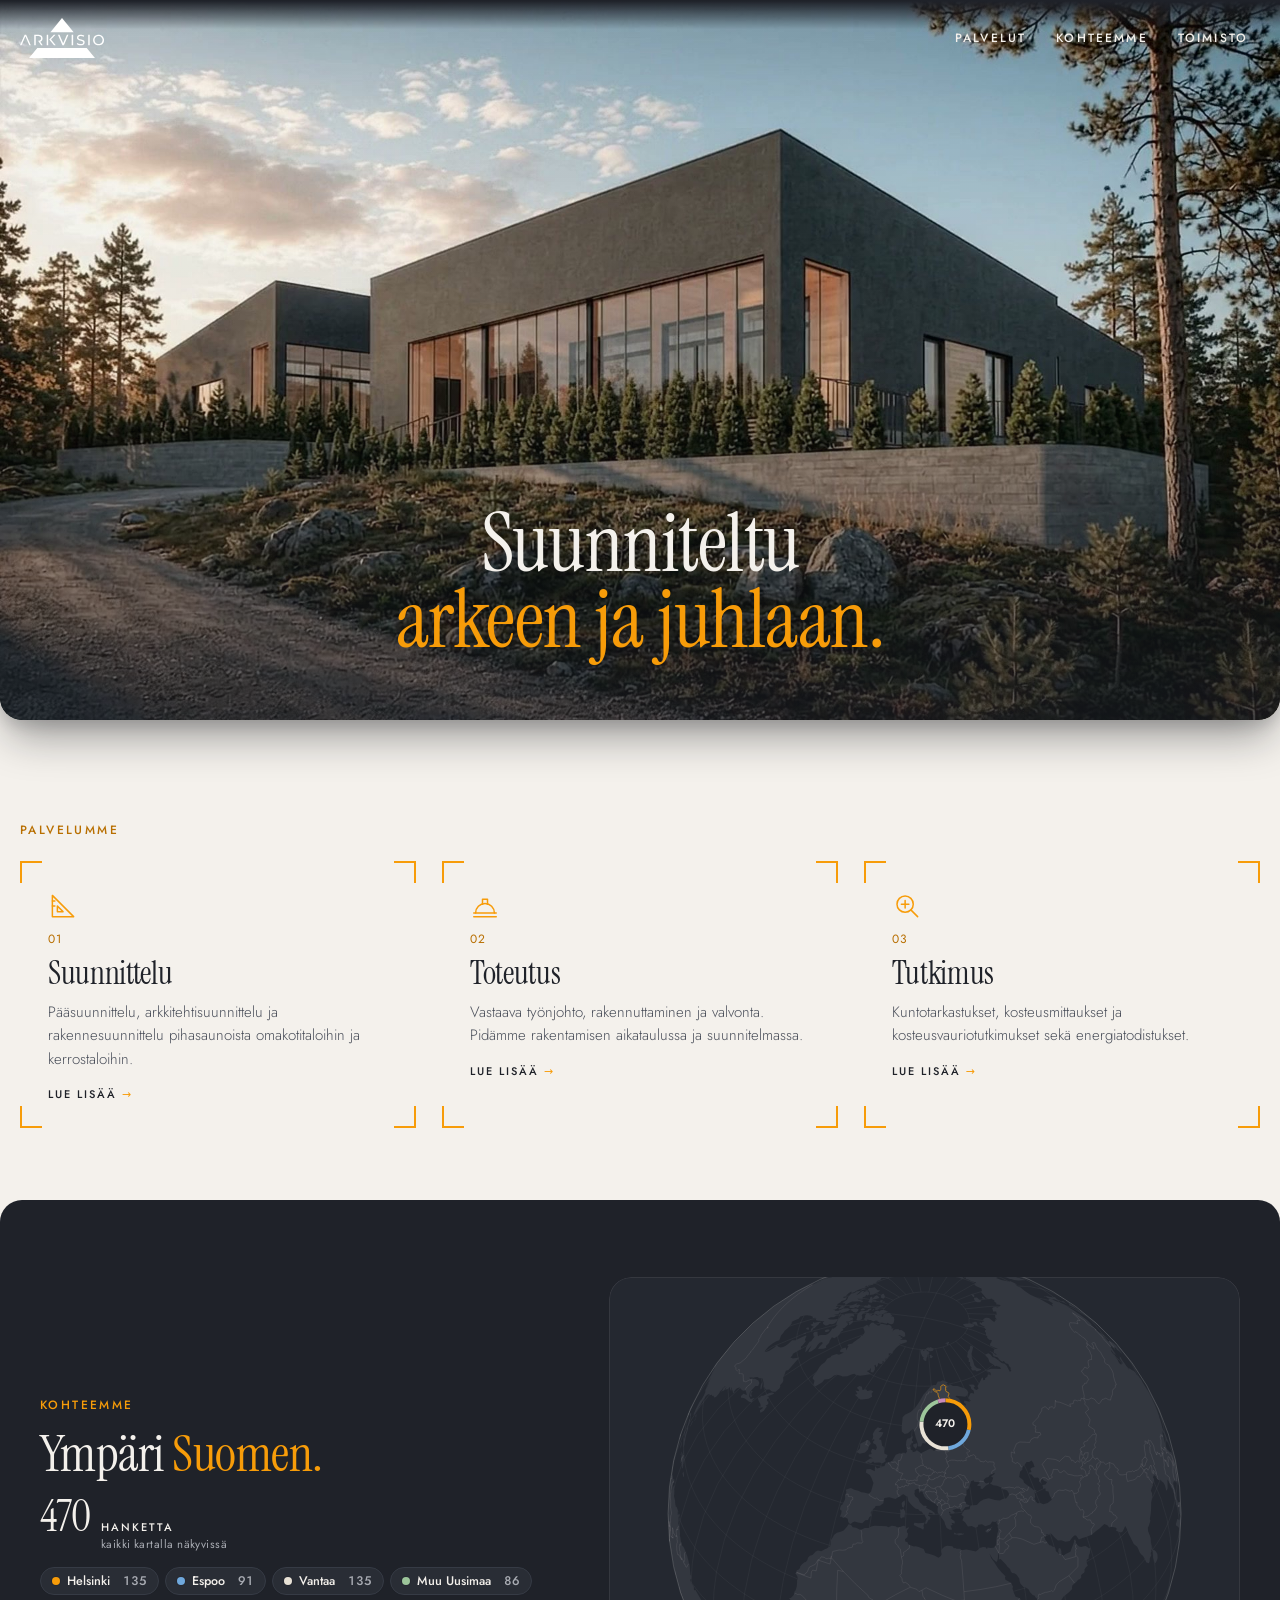
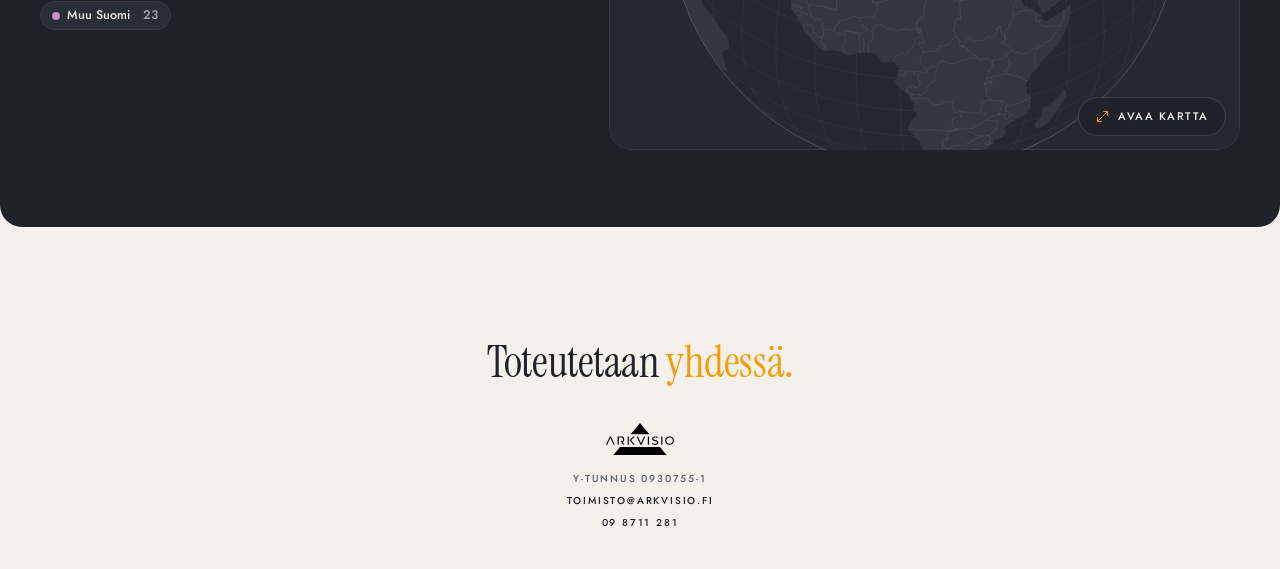
<file: index.html>
<!doctype html>
<html lang="fi">
<head>
  <meta charset="utf-8">
  <meta name="viewport" content="width=device-width, initial-scale=1, viewport-fit=cover">
  <meta name="theme-color" content="#1F2229">
  <title>ArkVisio – Suunniteltu arkeen ja juhlaan</title>
  <meta name="description" content="ArkVisio on helsinkiläinen suunnittelutoimisto vuodesta 1993. Pääsuunnittelu, arkkitehti- ja rakennesuunnittelu, kuntotarkastukset, vastaava työnjohto ja energiatodistukset.">
  <link rel="icon" href="assets/logo/logo-musta.svg" type="image/svg+xml">
  <link rel="preconnect" href="https://fonts.googleapis.com">
  <link rel="preconnect" href="https://fonts.gstatic.com" crossorigin>
  <link rel="stylesheet" href="https://fonts.googleapis.com/css2?family=Instrument+Serif:ital@0;1&family=Jost:ital,wght@0,300;0,400;0,500;0,600;1,400&display=swap">
  <link rel="stylesheet" href="css/tyylit.css?v=20261128y">
</head>
<body class="etusivu">
  <a class="ohita" href="#sisalto">Siirry sisältöön</a>

  <!-- ETUSIVUN YLÄOSA: iso harmaa paneeli (logo, valikko, iskulause), joka kutistuu vierittäessä
       matalaksi palkiksi; iskulause nousee ja puolittuu, valikon tilalle tulee hampurilaisnappi.
       Toiminta: js/valikko.js (paneelin korkeus, --p = 0…1, html.kompakti). -->
  <header class="paakuva tumma">
    <!-- Kansivideo: äänetön silmukka; kansikuva näkyy latautuessa ja "Vähennä liikettä" -asetuksella -->
    <div class="kansivideo-kehys" aria-hidden="true">
      <video class="kansivideo" autoplay muted loop playsinline preload="auto" poster="assets/images/kansikuva.jpg?v=1080">
        <source src="assets/video/kansi.mp4?v=1080" type="video/mp4">
      </video>
    </div>
    <!-- iPhone: liikeanturin lupa (näytetään vain, jos selain vaatii luvan) -->
    <button class="liike-nappi" type="button" hidden aria-label="Ota käyttöön: liikuta videota kallistamalla puhelinta">
      <svg viewBox="0 0 24 24" fill="none" stroke="currentColor" stroke-width="1.5" stroke-linecap="round" stroke-linejoin="round" aria-hidden="true"><rect x="7" y="3" width="10" height="18" rx="2.2" transform="rotate(-14 12 12)"/><path d="M3 9.5a9 9 0 0 1 2.5-4.5M21 14.5a9 9 0 0 1-2.5 4.5"/></svg>
    </button>
    <div class="paneeli">
      <div class="paakuva-keski">
        <h1>Suunniteltu <span class="oranssi">arkeen ja juhlaan.</span></h1>
      </div>
    </div>
    <div class="kehys">
      <div class="palkkitausta" aria-hidden="true"></div>
      <div class="yla">
        <a class="logo" href="#"><img class="logo-vaalea" src="assets/logo/logo-valkoinen.svg" alt="ArkVisio – etusivulle" width="84" height="40"><img class="logo-tumma" src="assets/logo/logo-musta.svg" alt="" aria-hidden="true" width="84" height="40"></a>
        <nav class="valikko" id="valikko" aria-label="Päävalikko">
          <div class="valikko-ryhma">
            <a href="index.html#palvelut" aria-haspopup="true">Palvelut</a>
            <div class="alavalikko">
              <a class="ali" href="suunnittelu.html"><span>01</span>Suunnittelu</a>
              <a class="ali" href="tyomaa.html"><span>02</span>Toteutus</a>
              <a class="ali" href="tutkimus.html"><span>03</span>Tutkimus</a>
            </div>
          </div>
          <a href="kohteet.html">Kohteemme</a>
          <a href="toimisto.html">Toimisto</a>
        </nav>
        <button class="valikko-nappi" type="button" aria-expanded="false" aria-controls="valikko">Valikko</button>
        <button class="burgeri" type="button" aria-expanded="false" aria-controls="valikko" aria-label="Valikko"><span></span><span></span><span></span></button>
      </div>
    </div>
  </header>

  <main id="sisalto">
    <!-- PALVELUT: kolme laatikkoa, joissa vain oranssit kulmat -->
    <section class="palvelut-osio" id="palvelut" aria-labelledby="palvelut-otsikko">
      <p class="ylaotsikko" id="palvelut-otsikko">Palvelumme</p>
      <div class="palvelulaatikot">
        <a class="palvelulaatikko" href="suunnittelu.html">
          <svg class="ikoni" viewBox="0 0 24 24" fill="none" stroke="currentColor" stroke-width="1.2" stroke-linecap="round" stroke-linejoin="round" aria-hidden="true"><path d="M3.5 20.5V3.5l17 17z"/><path d="M7.5 16.5v-4.5l4.5 4.5z"/><path d="M3.5 8h2M3.5 12h2"/></svg>
          <span class="nro">01</span>
          <h3>Suunnittelu</h3>
          <p>Pääsuunnittelu, arkkitehtisuunnittelu ja rakennesuunnittelu pihasaunoista omakotitaloihin ja kerrostaloihin.</p>
          <span class="lisaa">Lue lisää</span>
        </a>
        <a class="palvelulaatikko" href="tyomaa.html">
          <svg class="ikoni" viewBox="0 0 24 24" fill="none" stroke="currentColor" stroke-width="1.2" stroke-linecap="round" stroke-linejoin="round" aria-hidden="true"><path d="M3 17.5h18"/><path d="M4.5 17.5a7.5 7.5 0 0 1 15 0"/><path d="M10 10.5V6.5h4v4"/><path d="M3 20.5h18"/></svg>
          <span class="nro">02</span>
          <h3>Toteutus</h3>
          <p>Vastaava työnjohto, rakennuttaminen ja valvonta. Pidämme rakentamisen aikataulussa ja suunnitelmassa.</p>
          <span class="lisaa">Lue lisää</span>
        </a>
        <a class="palvelulaatikko" href="tutkimus.html">
          <svg class="ikoni" viewBox="0 0 24 24" fill="none" stroke="currentColor" stroke-width="1.2" stroke-linecap="round" stroke-linejoin="round" aria-hidden="true"><circle cx="10.5" cy="10.5" r="6.5"/><path d="m20.5 20.5-5.4-5.4"/><path d="M10.5 7.5v6M7.5 10.5h6"/></svg>
          <span class="nro">03</span>
          <h3>Tutkimus</h3>
          <p>Kuntotarkastukset, kosteusmittaukset ja kosteusvauriotutkimukset sekä energiatodistukset.</p>
          <span class="lisaa">Lue lisää</span>
        </a>
      </div>
    </section>


    <!-- KOHTEET KARTALLA: maapallo lentää Suomeen, kun osio tulee näkyviin -->
    <section class="osio tumma kartta-osio" id="kohteemme">
      <div class="kehys kartta-osio-sisalto">
        <div class="kartta-teksti">
          <p class="ylaotsikko">Kohteemme</p>
          <h2>Ympäri <span class="oranssi">Suomen.</span></h2>
          <!-- Hankelaskuri: luku päivittyy suodattimien ja kartan näkymän mukaan -->
          <div class="hankelaskuri" aria-live="polite">
            <span class="hankeluku" data-hankeluku>0</span>
            <span class="hankeselite">hanketta<small data-nakymassa></small></span>
          </div>
          <div class="suodattimet" data-suodattimet role="group" aria-label="Näytä kohdetyypit"></div>
        </div>
        <div class="kartta" data-kartta data-rajaus="kortti">
          <div class="kartta-alue">
            <canvas aria-label="Maapallo, jolla ArkVision kohteet näkyvät. Avaa kartta napauttamalla."></canvas>
            <div class="kartta-vihje" hidden></div>
          </div>
        </div>
      </div>
    </section>
  </main>

  <!-- YHTEYS -->
  <footer class="alatunniste tumma" id="yhteys">
    <div class="kehys alatunniste-sisalto">
      <div>
        <h2>Toteutetaan <span class="oranssi">yhdessä.</span></h2>
      </div>
      <div class="alalaita">
        <div class="alalaita-tiedot">
          <a class="alalaita-logo" href="index.html"><img src="assets/logo/logo-musta.svg" alt="ArkVisio – etusivulle" width="68" height="32"></a>
          <span>Y-tunnus 0930755-1</span>
          <a href="mailto:toimisto@arkvisio.fi">toimisto@arkvisio.fi</a>
          <a href="tel:+35898711281">09 8711 281</a>
        </div>
      </div>
    </div>
  </footer>

  <script src="js/vendor/d3.min.js"></script>
  <script src="js/vendor/topojson-client.min.js"></script>
  <script src="data/kartta-data.js?v=20261128y"></script>
  <script src="data/kohteet.js?v=20261128y"></script>
  <script src="js/kartta.js?v=20261128y"></script>
  <script src="js/sivu.js?v=20261128y"></script>
  <script src="js/valikko.js?v=20261128y"></script>
</body>
</html>
</file>
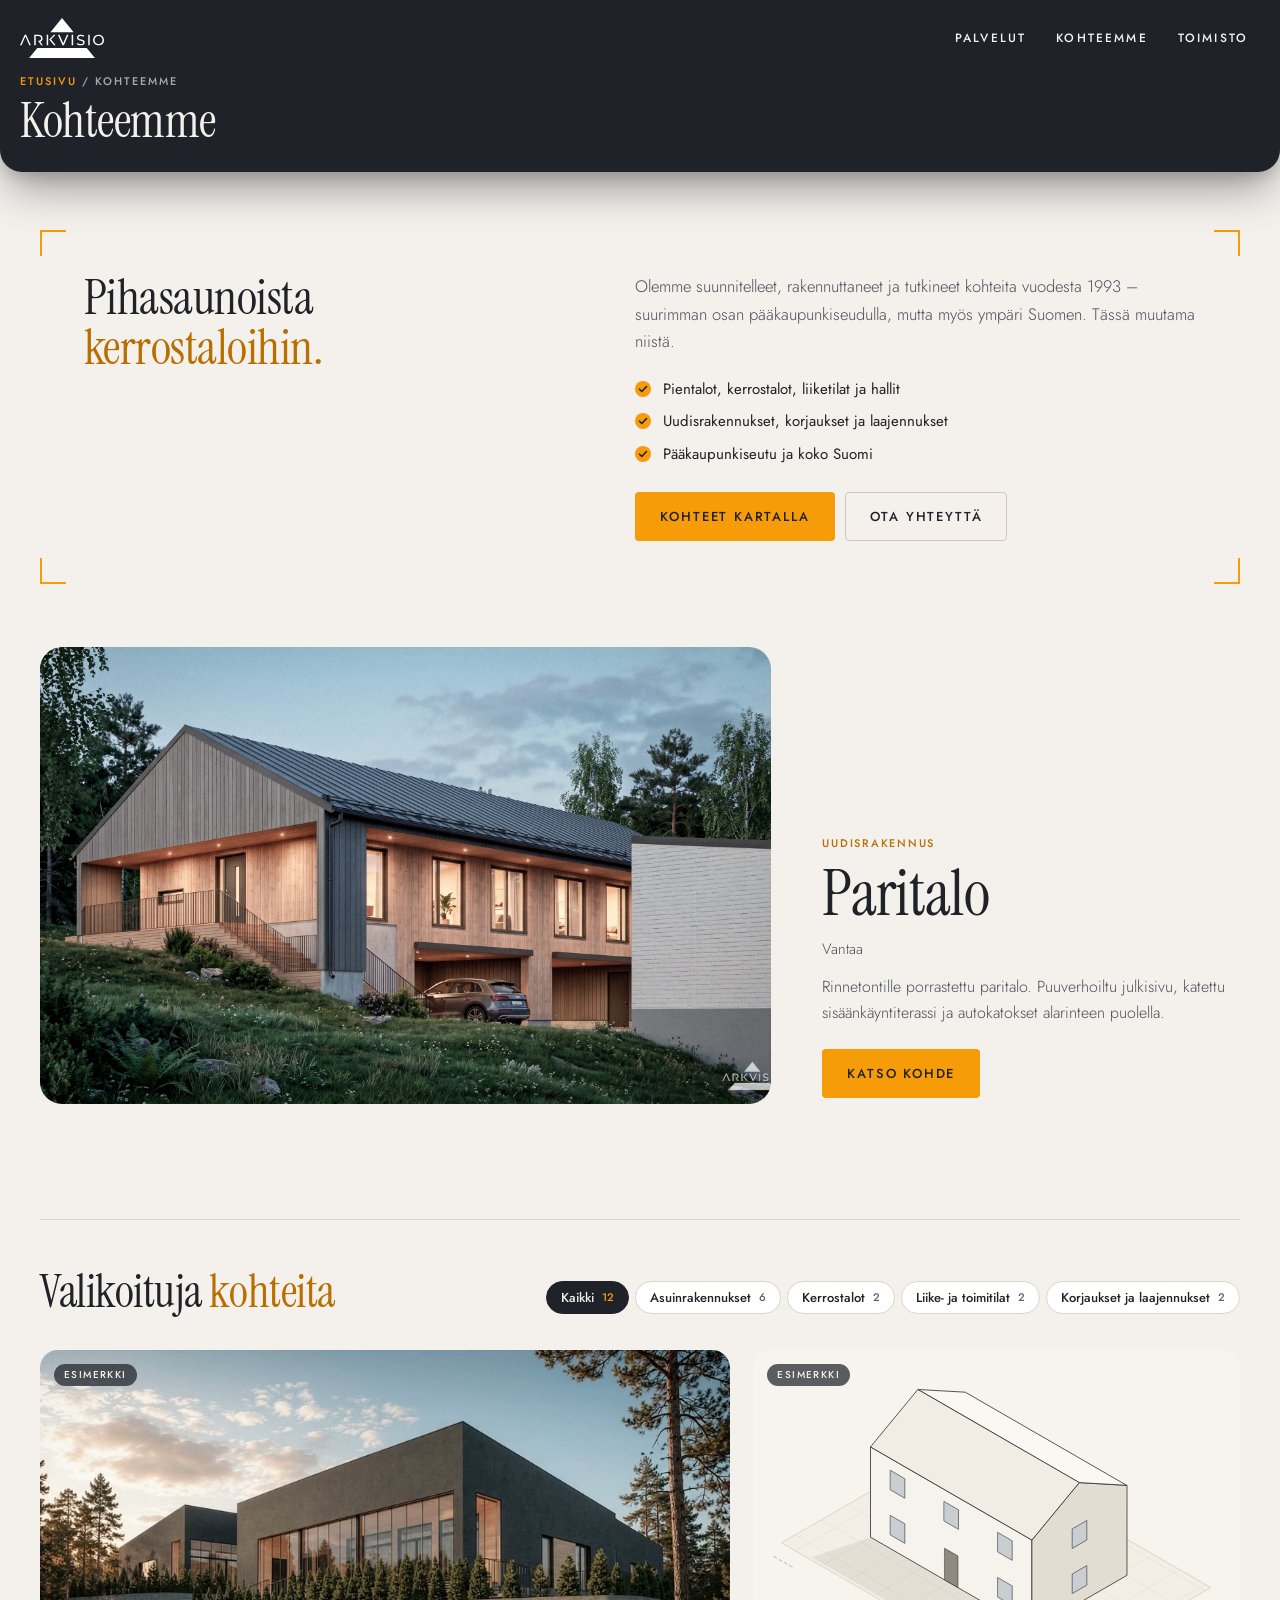
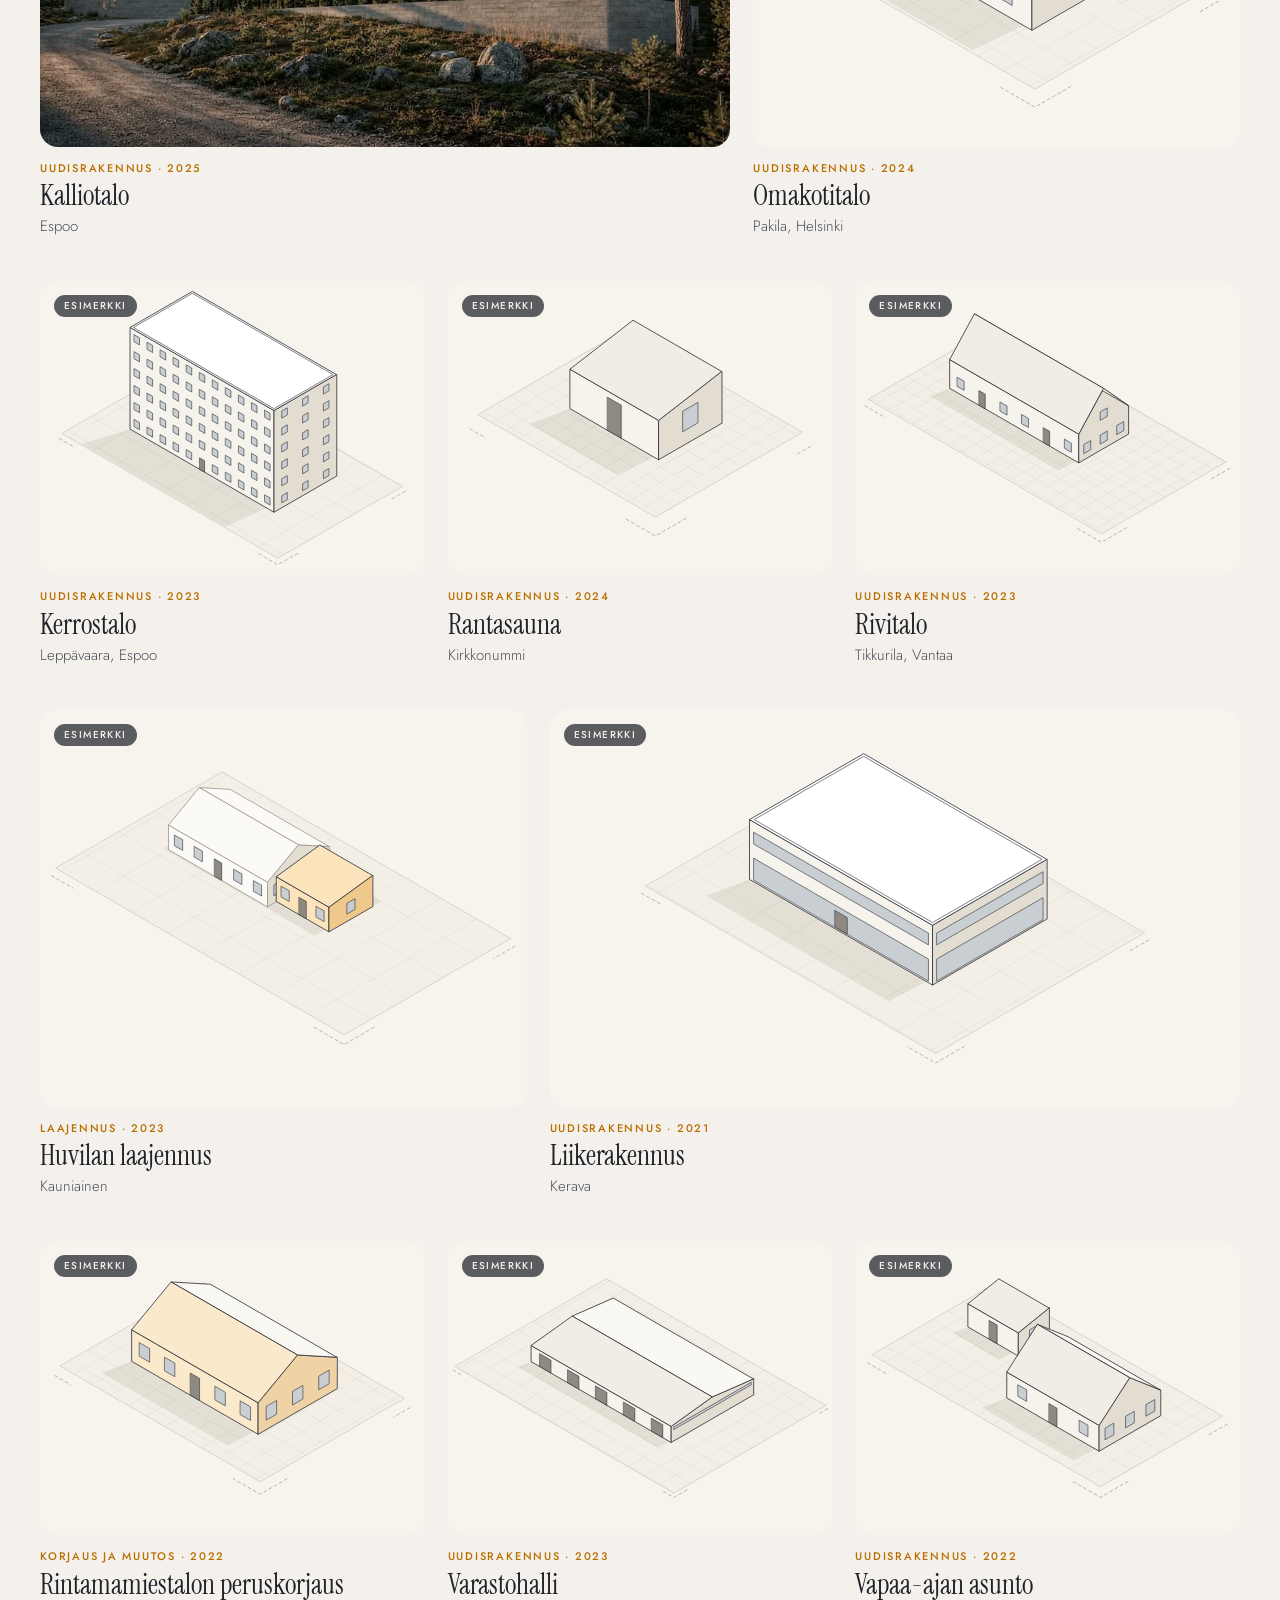
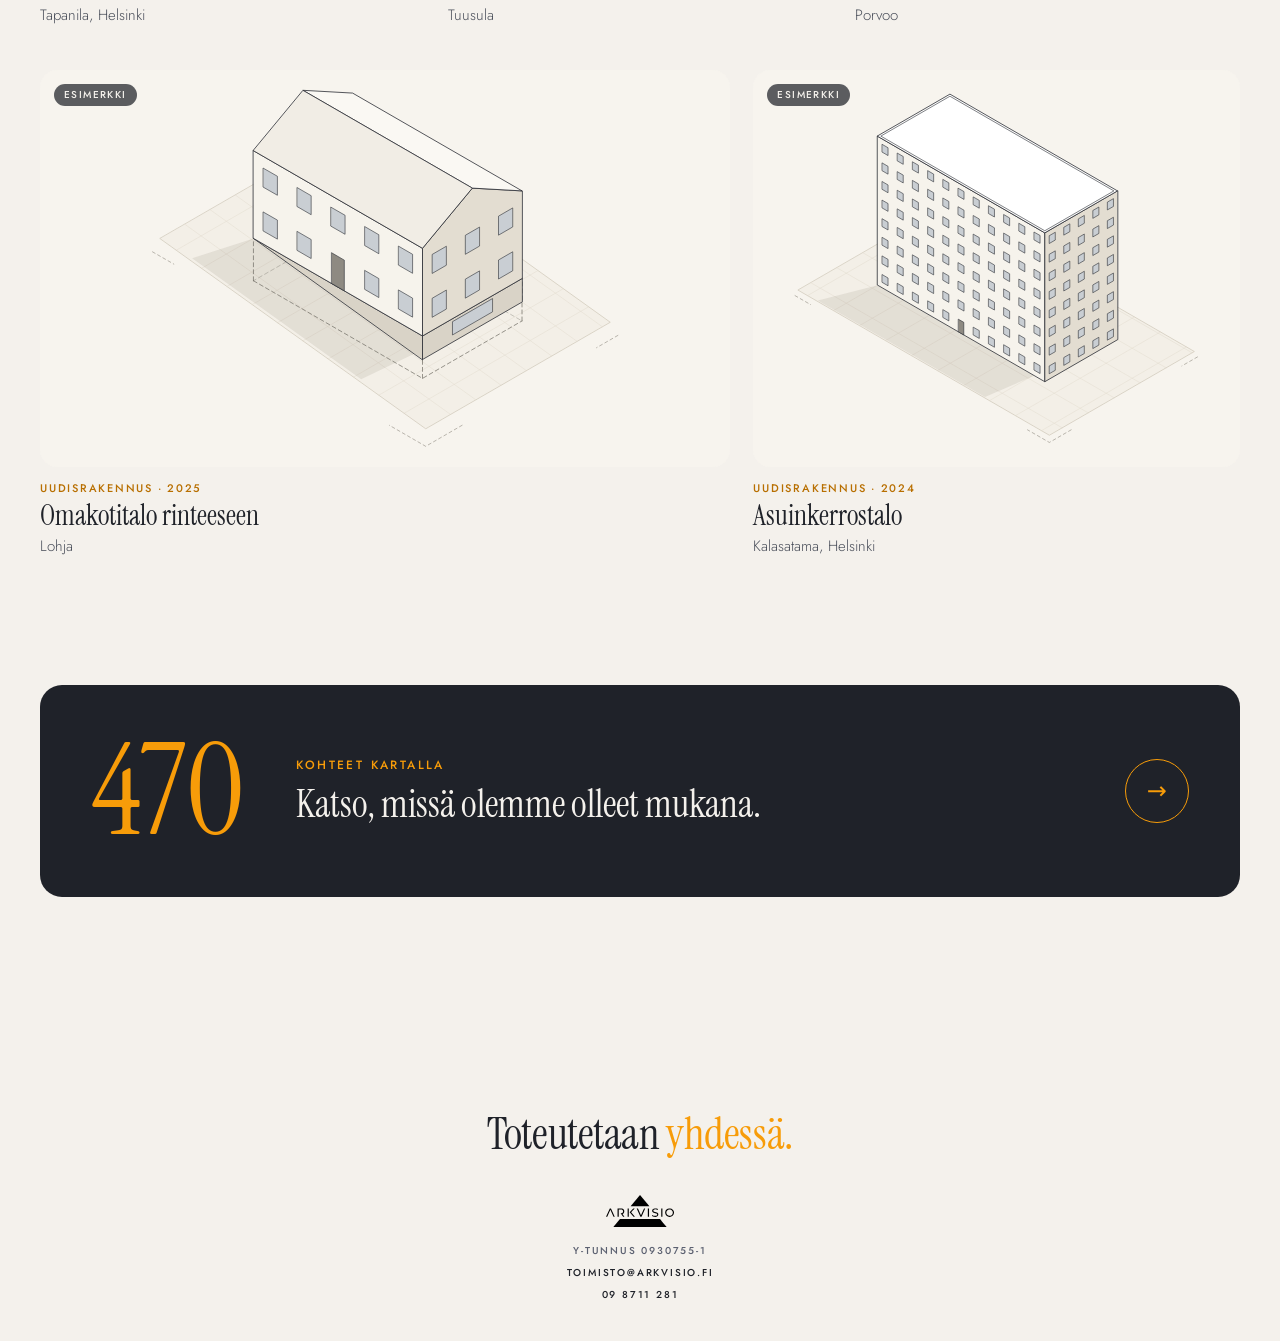
<file: kohteet.html>
<!doctype html>
<html lang="fi">
<head>
  <meta charset="utf-8">
  <meta name="viewport" content="width=device-width, initial-scale=1, viewport-fit=cover">
  <meta name="theme-color" content="#1F2229">
  <title>Kohteemme – ArkVisio</title>
  <meta name="description" content="ArkVision kohteita: omakotitaloja, kerrostaloja, liiketiloja, halleja, korjauksia ja laajennuksia vuodesta 1993.">
  <link rel="icon" href="assets/logo/logo-musta.svg" type="image/svg+xml">
  <link rel="preconnect" href="https://fonts.googleapis.com">
  <link rel="preconnect" href="https://fonts.gstatic.com" crossorigin>
  <link rel="stylesheet" href="https://fonts.googleapis.com/css2?family=Instrument+Serif:ital@0;1&family=Jost:ital,wght@0,300;0,400;0,500;0,600;1,400&display=swap">
  <link rel="stylesheet" href="css/tyylit.css?v=20261128y">
</head>
<body class="etusivu alasivu">
  <a class="ohita" href="#sisalto">Siirry sisältöön</a>

  <!-- YLÄOSA: sama logo ja valikko kuin etusivulla -->
  <!-- YLÄOSA kuten etusivulla: tumma paneeli (otsikko) vierii ylös ja jää matalaksi palkiksi (js/valikko.js) -->
  <header class="paakuva tumma">
    <div class="paneeli">
      <div class="paakuva-keski">
          <div class="alasivu-otsikko">
            <div>
              <p class="murupolku"><a href="index.html">Etusivu</a> / Kohteemme</p>
              <h1>Kohteemme</h1>
            </div>
          </div>
      </div>
    </div>
    <div class="kehys">
      <div class="palkkitausta" aria-hidden="true"></div>
      <div class="yla">
        <a class="logo" href="index.html"><img class="logo-vaalea" src="assets/logo/logo-valkoinen.svg" alt="ArkVisio – etusivulle" width="84" height="40"><img class="logo-tumma" src="assets/logo/logo-musta.svg" alt="" aria-hidden="true" width="84" height="40"></a>
        <nav class="valikko" id="valikko" aria-label="Päävalikko">
          <div class="valikko-ryhma">
            <a href="index.html#palvelut" aria-haspopup="true">Palvelut</a>
            <div class="alavalikko">
              <a class="ali" href="suunnittelu.html"><span>01</span>Suunnittelu</a>
              <a class="ali" href="tyomaa.html"><span>02</span>Toteutus</a>
              <a class="ali" href="tutkimus.html"><span>03</span>Tutkimus</a>
            </div>
          </div>
          <a href="kohteet.html" aria-current="page">Kohteemme</a>
          <a href="toimisto.html">Toimisto</a>
        </nav>
        <button class="valikko-nappi" type="button" aria-expanded="false" aria-controls="valikko">Valikko</button>
        <button class="burgeri" type="button" aria-expanded="false" aria-controls="valikko" aria-label="Valikko"><span></span><span></span><span></span></button>
      </div>
    </div>
  </header>

  <main id="sisalto">

    <!-- JOHDANTO -->
    <section class="osio palvelu-intro">
      <div class="kehys">
        <div class="intro">
          <div class="intro-teksti">
            <h2 class="intro-otsikko">Pihasaunoista <span class="oranssi">kerrostaloihin.</span></h2>
            <p class="palvelu-lede">Olemme suunnitelleet, rakennuttaneet ja tutkineet kohteita vuodesta 1993 – suurimman osan pääkaupunkiseudulla, mutta myös ympäri Suomen. Tässä muutama niistä.</p>
            <ul class="intro-pisteet"><li>Pientalot, kerrostalot, liiketilat ja hallit</li><li>Uudisrakennukset, korjaukset ja laajennukset</li><li>Pääkaupunkiseutu ja koko Suomi</li></ul>
            <div class="intro-napit"><a class="nappi nappi-oranssi" href="index.html#kohteemme">Kohteet kartalla</a><a class="nappi nappi-reuna" href="toimisto.html">Ota yhteyttä</a></div>
          </div>
        </div>
      </div>
    </section>

    <!-- NOSTOKOHDE (data/referenssit.js, nosto: true) -->
    <section class="osio nosto-osio" aria-label="Nostokohde">
      <div class="kehys">
        <div class="nosto" data-nosto></div>
      </div>
    </section>

    <!-- KOHTEET: suodattimet ja ruudukko (js/kohteet.js) -->
    <section class="osio ref-osio" aria-labelledby="ref-otsikko">
      <div class="kehys">
        <div class="ref-yla">
          <h2 id="ref-otsikko">Valikoituja <span class="oranssi">kohteita</span></h2>
          <div class="ref-suodattimet" data-ref-suodattimet role="group" aria-label="Näytä kohteet"></div>
        </div>
        <div class="ref-ruudukko" data-ref-ruudukko></div>
      </div>
    </section>

    <!-- KARTTA-NOSTO -->
    <section class="osio kartta-nosto-osio">
      <div class="kehys">
        <a class="kartta-nosto tumma" href="index.html#kohteemme">
          <span class="kartta-nosto-luku">470</span>
          <span class="kartta-nosto-teksti"><span class="ylaotsikko">Kohteet kartalla</span><span class="kartta-nosto-otsikko">Katso, missä olemme olleet mukana.</span></span>
          <span class="kartta-nosto-nuoli" aria-hidden="true">→</span>
        </a>
      </div>
    </section>

    <dialog class="ref-ikkuna" data-ref-ikkuna aria-label="Kohde">
      <button class="ref-sulje" type="button" data-sulje aria-label="Sulje"></button>
      <div class="ref-ikkuna-runko" data-ikkuna-sisalto tabindex="-1"></div>
    </dialog>

  </main>

  <!-- YHTEYS -->
  <footer class="alatunniste tumma" id="yhteys">
    <div class="kehys alatunniste-sisalto">
      <div>
        <h2>Toteutetaan <span class="oranssi">yhdessä.</span></h2>
      </div>
      <div class="alalaita">
        <div class="alalaita-tiedot">
          <a class="alalaita-logo" href="index.html"><img src="assets/logo/logo-musta.svg" alt="ArkVisio – etusivulle" width="68" height="32"></a>
          <span>Y-tunnus 0930755-1</span>
          <a href="mailto:toimisto@arkvisio.fi">toimisto@arkvisio.fi</a>
          <a href="tel:+35898711281">09 8711 281</a>
        </div>
      </div>
    </div>
  </footer>

  <script src="data/referenssit.js?v=20261128y"></script>
  <script src="js/akso.js?v=20261128y"></script>
  <script src="js/kohteet.js?v=20261128y"></script>
  <script src="js/valikko.js?v=20261128y"></script>
</body>
</html>
</file>
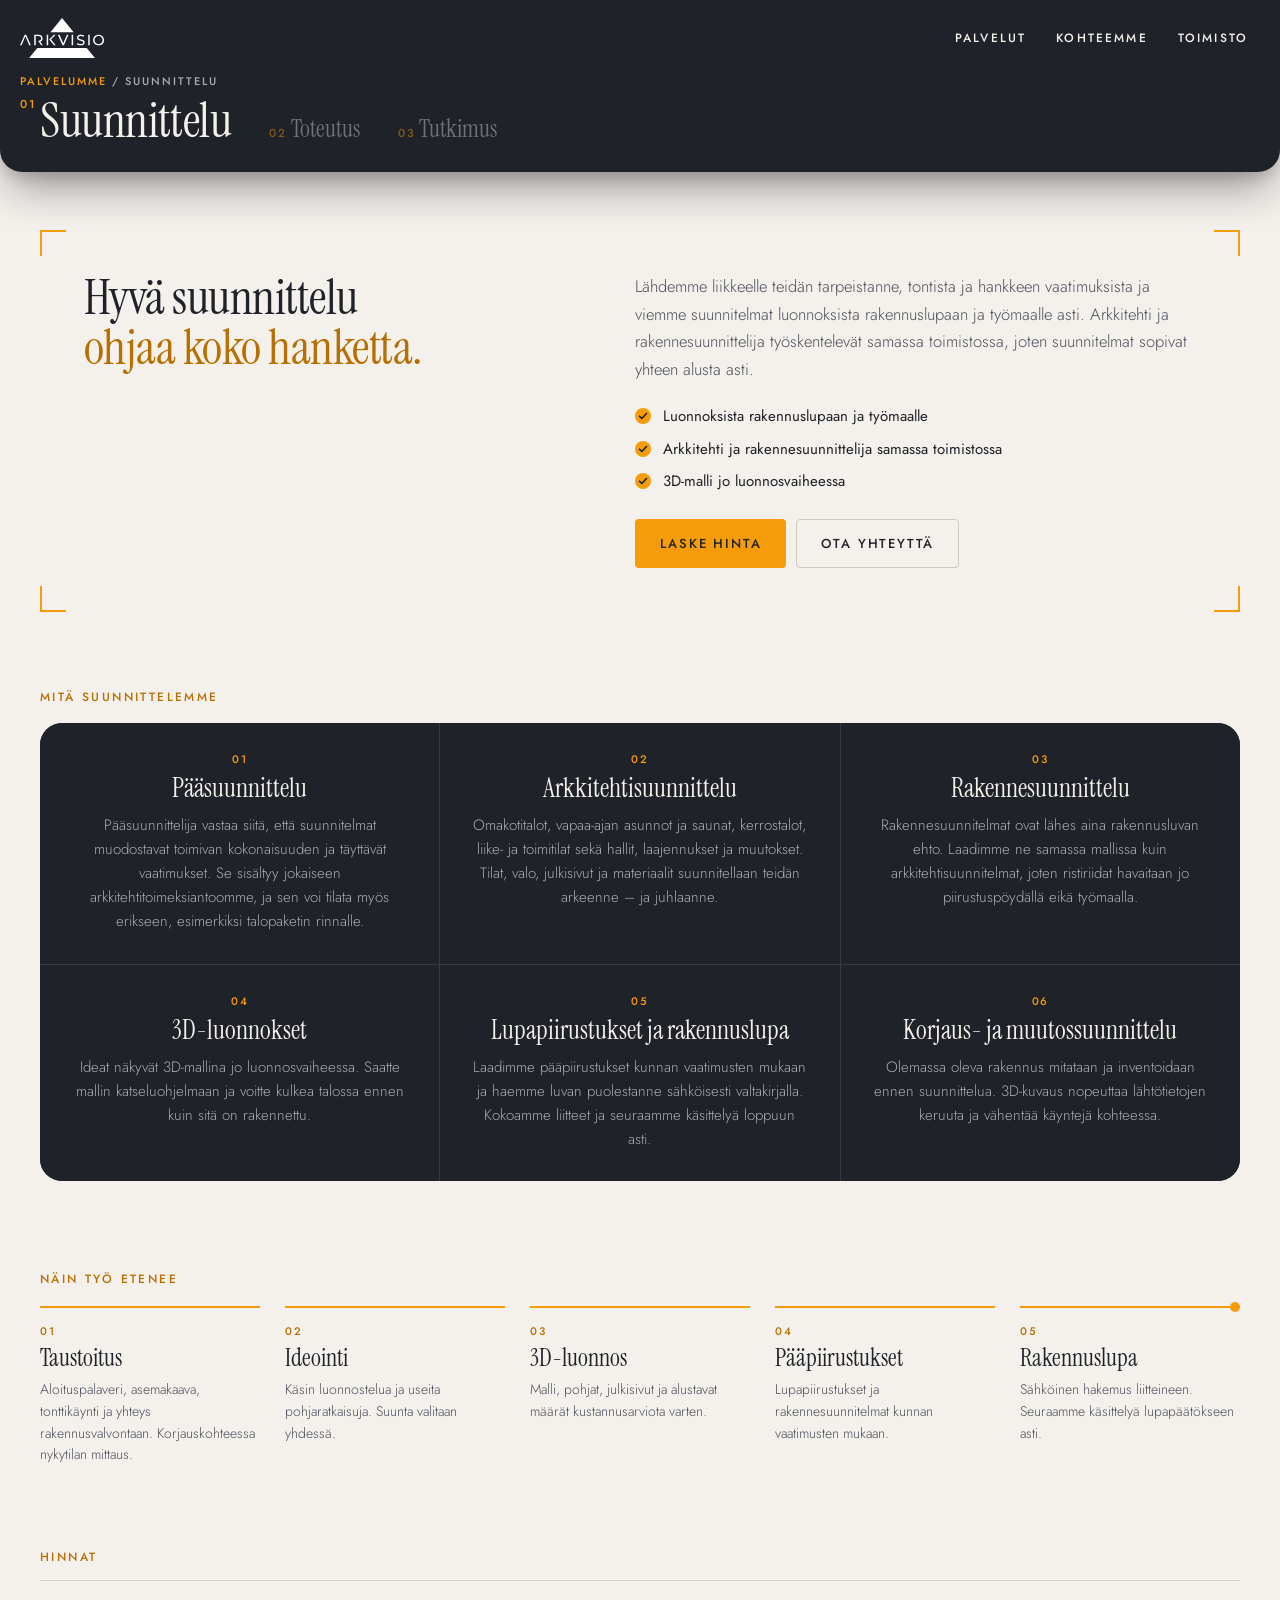
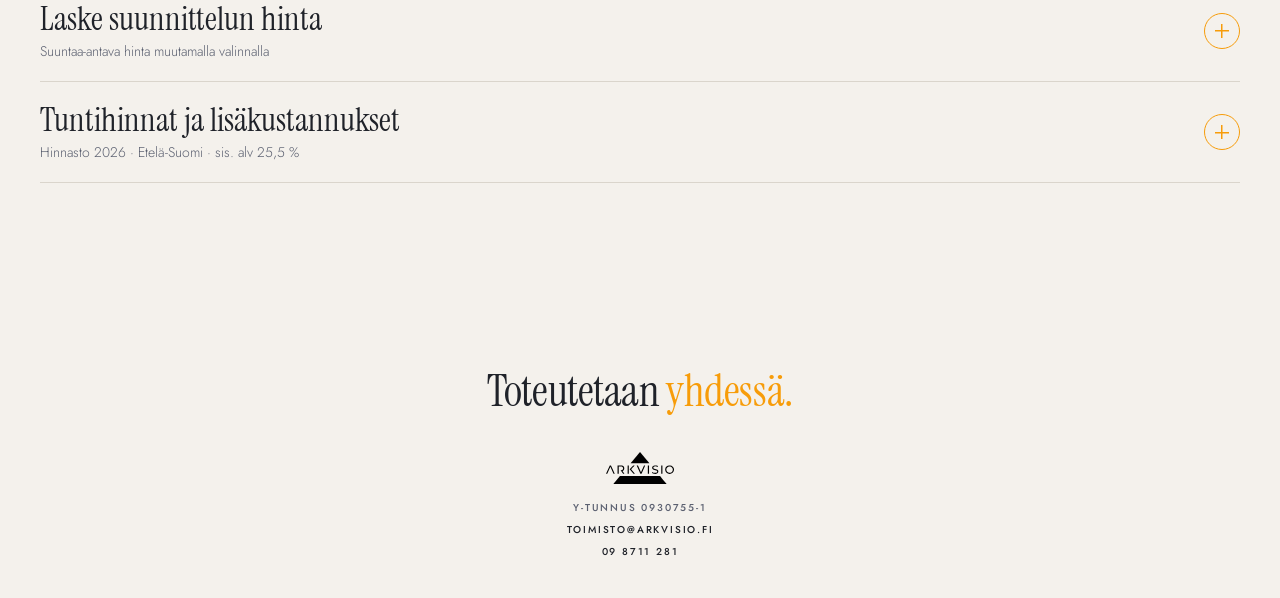
<file: suunnittelu.html>
<!doctype html>
<html lang="fi">
<head>
  <meta charset="utf-8">
  <meta name="viewport" content="width=device-width, initial-scale=1, viewport-fit=cover">
  <meta name="theme-color" content="#1F2229">
  <title>Suunnittelu – ArkVisio</title>
  <meta name="description" content="Pääsuunnittelu, arkkitehtisuunnittelu ja rakennesuunnittelu pihasaunoista kerrostaloihin. Laske suunnittelun hinta.">
  <link rel="icon" href="assets/logo/logo-musta.svg" type="image/svg+xml">
  <link rel="preconnect" href="https://fonts.googleapis.com">
  <link rel="preconnect" href="https://fonts.gstatic.com" crossorigin>
  <link rel="stylesheet" href="https://fonts.googleapis.com/css2?family=Instrument+Serif:ital@0;1&family=Jost:ital,wght@0,300;0,400;0,500;0,600;1,400&display=swap">
  <link rel="stylesheet" href="css/tyylit.css?v=20261128y">
  <style>@view-transition { navigation: auto; }</style>
</head>
<body class="etusivu alasivu">
  <a class="ohita" href="#sisalto">Siirry sisältöön</a>

  <!-- YLÄOSA: sama logo ja valikko kuin etusivulla -->
  <!-- YLÄOSA kuten etusivulla: tumma paneeli (otsikko) vierii ylös ja jää matalaksi palkiksi (js/valikko.js) -->
  <header class="paakuva tumma">
    <div class="paneeli">
      <div class="paakuva-keski">
          <div class="alasivu-otsikko">
            <div>
              <p class="murupolku"><a href="index.html#palvelut">Palvelumme</a> / Suunnittelu</p>
              <nav class="palveluhihna" aria-label="Palvelut">
                <h1 class="hihna-kohta nyky" style="view-transition-name: hihna-suunnittelu"><span class="otsikko-nro">01</span><span class="hihna-nimi">Suunnittelu</span></h1>
                <a class="hihna-kohta" href="tyomaa.html" style="view-transition-name: hihna-tyomaa"><span class="otsikko-nro">02</span><span class="hihna-nimi">Toteutus</span></a>
                <a class="hihna-kohta" href="tutkimus.html" style="view-transition-name: hihna-tutkimus"><span class="otsikko-nro">03</span><span class="hihna-nimi">Tutkimus</span></a>
              </nav>
            </div>
          </div>
      </div>
    </div>
    <div class="kehys">
      <div class="palkkitausta" aria-hidden="true"></div>
      <div class="yla">
        <a class="logo" href="index.html"><img class="logo-vaalea" src="assets/logo/logo-valkoinen.svg" alt="ArkVisio – etusivulle" width="84" height="40"><img class="logo-tumma" src="assets/logo/logo-musta.svg" alt="" aria-hidden="true" width="84" height="40"></a>
        <nav class="valikko" id="valikko" aria-label="Päävalikko">
          <div class="valikko-ryhma">
            <a href="index.html#palvelut" aria-haspopup="true">Palvelut</a>
            <div class="alavalikko">
              <a class="ali" href="suunnittelu.html" aria-current="page"><span>01</span>Suunnittelu</a>
              <a class="ali" href="tyomaa.html"><span>02</span>Toteutus</a>
              <a class="ali" href="tutkimus.html"><span>03</span>Tutkimus</a>
            </div>
          </div>
          <a href="kohteet.html">Kohteemme</a>
          <a href="toimisto.html">Toimisto</a>
        </nav>
        <button class="valikko-nappi" type="button" aria-expanded="false" aria-controls="valikko">Valikko</button>
        <button class="burgeri" type="button" aria-expanded="false" aria-controls="valikko" aria-label="Valikko"><span></span><span></span><span></span></button>
      </div>
    </div>
  </header>

  <main id="sisalto">

    <!-- PALVELUN SISÄLTÖ (vaalealla) -->
    <section class="osio palvelu-intro">
      <div class="kehys">
        <div class="intro">
          <div class="intro-teksti">
            <h2 class="intro-otsikko">Hyvä suunnittelu <span class="oranssi">ohjaa koko hanketta.</span></h2>
            <p class="palvelu-lede">Lähdemme liikkeelle teidän tarpeistanne, tontista ja hankkeen vaatimuksista ja viemme suunnitelmat luonnoksista rakennuslupaan ja työmaalle asti. Arkkitehti ja rakennesuunnittelija työskentelevät samassa toimistossa, joten suunnitelmat sopivat yhteen alusta asti.</p>
            <ul class="intro-pisteet"><li>Luonnoksista rakennuslupaan ja työmaalle</li><li>Arkkitehti ja rakennesuunnittelija samassa toimistossa</li><li>3D-malli jo luonnosvaiheessa</li></ul>
            <div class="intro-napit"><a class="nappi nappi-oranssi" href="#hintalaskuri">Laske hinta</a><a class="nappi nappi-reuna" href="toimisto.html">Ota yhteyttä</a></div>
          </div>
        </div>
      </div>
    </section>

    <section class="osio palvelu-osio" aria-label="Mitä suunnittelemme">
      <div class="kehys">
        <p class="ylaotsikko">Mitä suunnittelemme</p>
        <div class="palvelukortit">
          <article class="palvelukortti"><span class="nro">01</span><h3>Pääsuunnittelu</h3><p>Pääsuunnittelija vastaa siitä, että suunnitelmat muodostavat toimivan kokonaisuuden ja täyttävät vaatimukset. Se sisältyy jokaiseen arkkitehtitoimeksiantoomme, ja sen voi tilata myös erikseen, esimerkiksi talopaketin rinnalle.</p></article>
          <article class="palvelukortti"><span class="nro">02</span><h3>Arkkitehtisuunnittelu</h3><p>Omakotitalot, vapaa-ajan asunnot ja saunat, kerrostalot, liike- ja toimitilat sekä hallit, laajennukset ja muutokset. Tilat, valo, julkisivut ja materiaalit suunnitellaan teidän arkeenne – ja juhlaanne.</p></article>
          <article class="palvelukortti"><span class="nro">03</span><h3>Rakennesuunnittelu</h3><p>Rakennesuunnitelmat ovat lähes aina rakennusluvan ehto. Laadimme ne samassa mallissa kuin arkkitehtisuunnitelmat, joten ristiriidat havaitaan jo piirustuspöydällä eikä työmaalla.</p></article>
          <article class="palvelukortti"><span class="nro">04</span><h3>3D-luonnokset</h3><p>Ideat näkyvät 3D-mallina jo luonnosvaiheessa. Saatte mallin katseluohjelmaan ja voitte kulkea talossa ennen kuin sitä on rakennettu.</p></article>
          <article class="palvelukortti"><span class="nro">05</span><h3>Lupapiirustukset ja rakennuslupa</h3><p>Laadimme pääpiirustukset kunnan vaatimusten mukaan ja haemme luvan puolestanne sähköisesti valtakirjalla. Kokoamme liitteet ja seuraamme käsittelyä loppuun asti.</p></article>
          <article class="palvelukortti"><span class="nro">06</span><h3>Korjaus- ja muutossuunnittelu</h3><p>Olemassa oleva rakennus mitataan ja inventoidaan ennen suunnittelua. 3D-kuvaus nopeuttaa lähtötietojen keruuta ja vähentää käyntejä kohteessa.</p></article>
        </div>
      </div>
    </section>

    <section class="osio vaiheet-osio" aria-label="Näin työ etenee">
      <div class="kehys">
        <p class="ylaotsikko">Näin työ etenee</p>
        <ol class="vaiheet">
          <li><h3>Taustoitus</h3><p>Aloituspalaveri, asemakaava, tonttikäynti ja yhteys rakennusvalvontaan. Korjauskohteessa nykytilan mittaus.</p></li>
          <li><h3>Ideointi</h3><p>Käsin luonnostelua ja useita pohjaratkaisuja. Suunta valitaan yhdessä.</p></li>
          <li><h3>3D-luonnos</h3><p>Malli, pohjat, julkisivut ja alustavat määrät kustannusarviota varten.</p></li>
          <li><h3>Pääpiirustukset</h3><p>Lupapiirustukset ja rakennesuunnitelmat kunnan vaatimusten mukaan.</p></li>
          <li><h3>Rakennuslupa</h3><p>Sähköinen hakemus liitteineen. Seuraamme käsittelyä lupapäätökseen asti.</p></li>
        </ol>
      </div>
    </section>

    <!-- HINNAT: laskuri ja tuntihinnat avattavina lisätietoina. Laskurin data: data/hinnasto.js -->
    <section class="osio hinnat-osio" id="hintalaskuri">
      <div class="kehys">
        <p class="ylaotsikko">Hinnat</p>
        <details class="avattava">
          <summary><span>Laske suunnittelun hinta</span><small>Suuntaa-antava hinta muutamalla valinnalla</small></summary>
          <div class="avattava-sisalto">

        <div data-laskuri="suunnittelu"></div>
          </div>
        </details>
        <details class="avattava" id="tuntihinnat">
          <summary><span>Tuntihinnat ja lisäkustannukset</span><small>Hinnasto 2026 · Etelä-Suomi · sis. alv 25,5 %</small></summary>
          <div class="avattava-sisalto">

        <div class="tuntihinnat" data-tuntihinnat="skol2,skol3,skol4,skol5,skol6,skol7"></div>
        <h3 class="lisakulut-otsikko">Lisäkustannukset</h3>
        <ul class="lisakulut" data-lisakulut></ul>
          </div>
        </details>
      </div>
    </section>


  </main>

  <!-- YHTEYS -->
  <footer class="alatunniste tumma" id="yhteys">
    <div class="kehys alatunniste-sisalto">
      <div>
        <h2>Toteutetaan <span class="oranssi">yhdessä.</span></h2>
      </div>
      <div class="alalaita">
        <div class="alalaita-tiedot">
          <a class="alalaita-logo" href="index.html"><img src="assets/logo/logo-musta.svg" alt="ArkVisio – etusivulle" width="68" height="32"></a>
          <span>Y-tunnus 0930755-1</span>
          <a href="mailto:toimisto@arkvisio.fi">toimisto@arkvisio.fi</a>
          <a href="tel:+35898711281">09 8711 281</a>
        </div>
      </div>
    </div>
  </footer>

  <script src="data/hinnasto.js?v=20261128y"></script>
  <script src="js/ikonit.js?v=20261128y"></script>
  <script src="js/akso.js?v=20261128y"></script>
  <script src="js/laskuri.js?v=20261128y"></script>
  <script src="data/leikkaus-media.js?v=20261128y"></script>
  <script src="js/leikkaus.js?v=20261128y"></script>
  <script src="js/valikko.js?v=20261128y"></script>
  <script src="js/palvelusiirto.js?v=20261128y"></script>
</body>
</html>
</file>
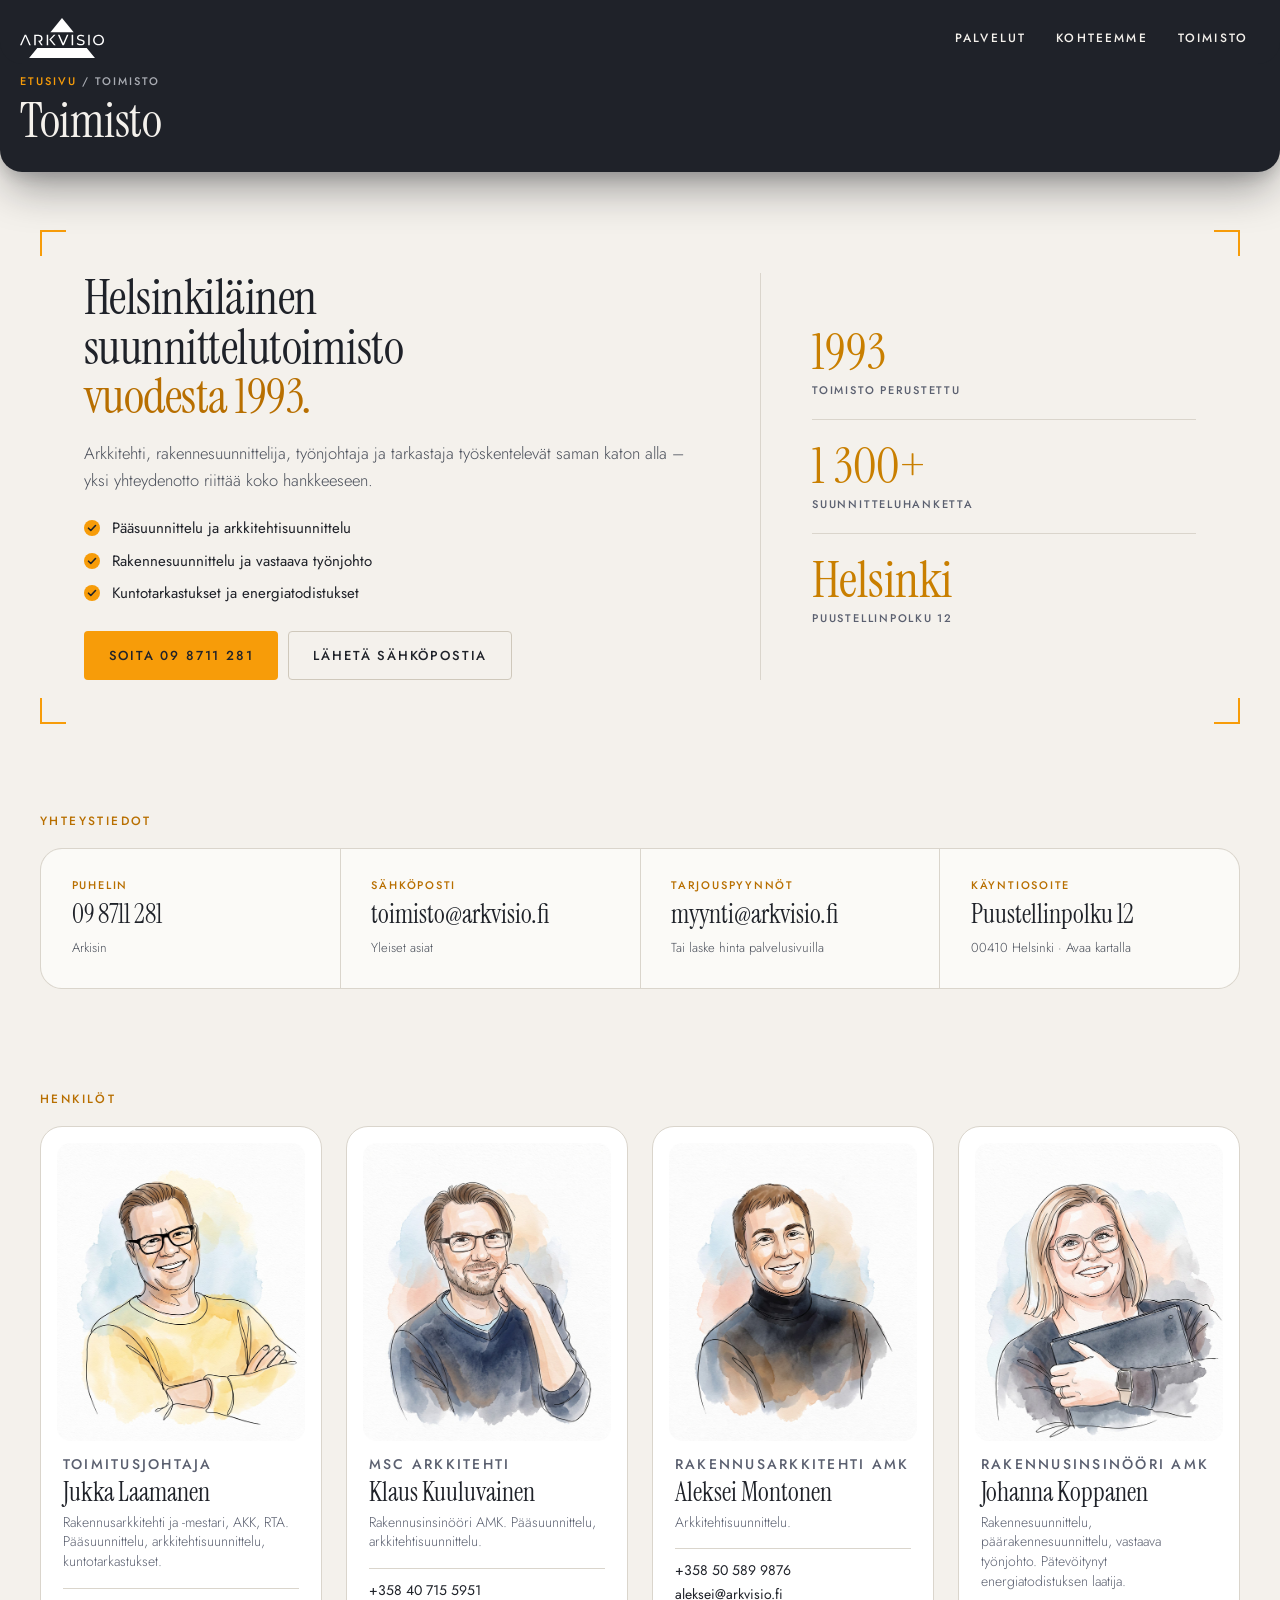
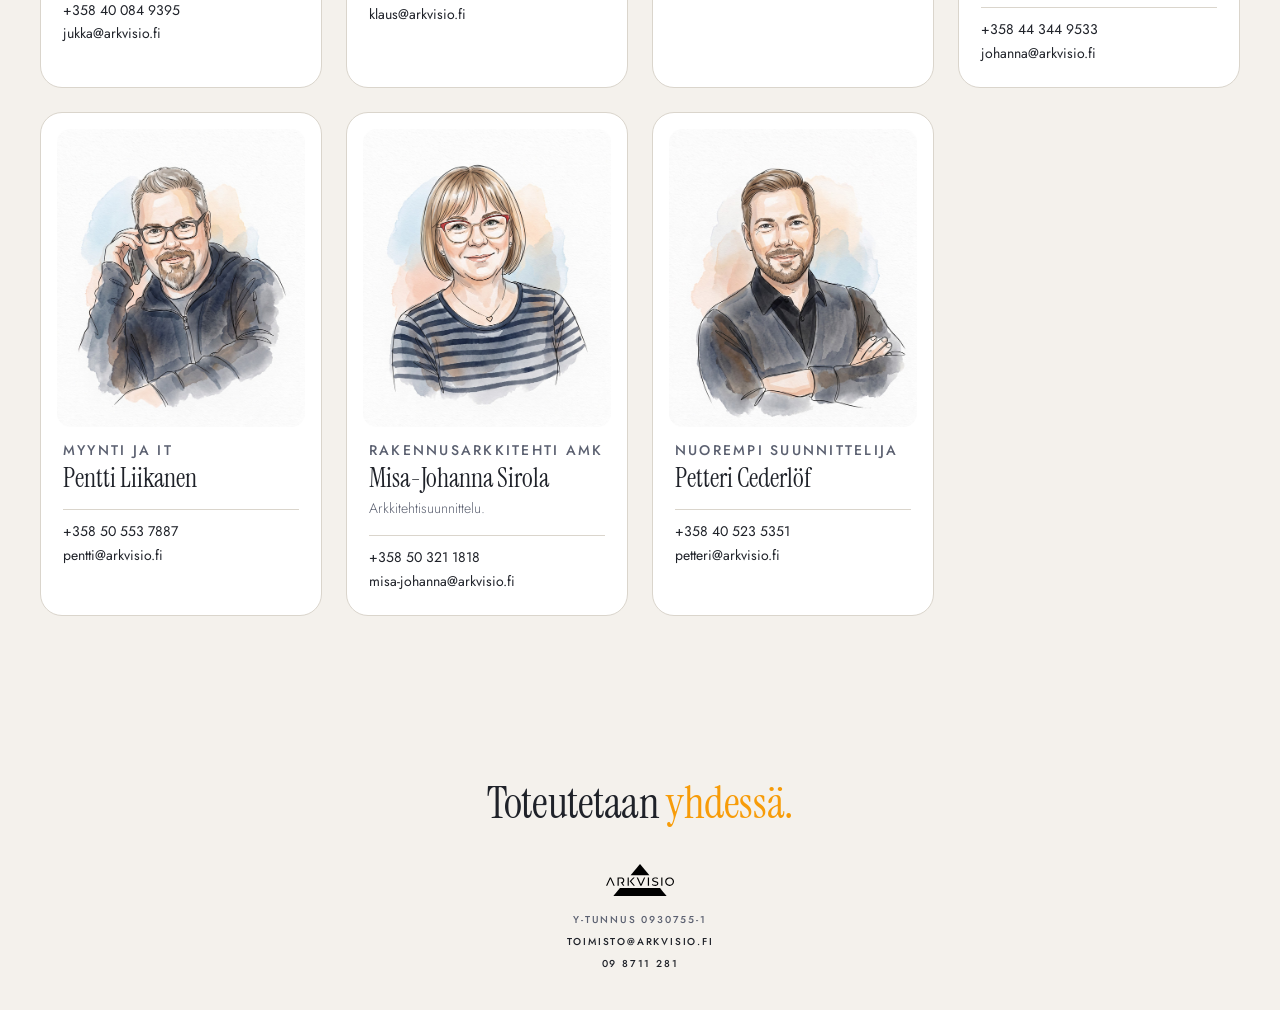
<file: toimisto.html>
<!doctype html>
<html lang="fi">
<head>
  <meta charset="utf-8">
  <meta name="viewport" content="width=device-width, initial-scale=1, viewport-fit=cover">
  <meta name="theme-color" content="#1F2229">
  <title>Toimisto – ArkVisio</title>
  <meta name="description" content="ArkVisio Oy, Puustellinpolku 12, 00410 Helsinki. Puhelin 09 8711 281, toimisto@arkvisio.fi.">
  <link rel="icon" href="assets/logo/logo-musta.svg" type="image/svg+xml">
  <link rel="preconnect" href="https://fonts.googleapis.com">
  <link rel="preconnect" href="https://fonts.gstatic.com" crossorigin>
  <link rel="stylesheet" href="https://fonts.googleapis.com/css2?family=Instrument+Serif:ital@0;1&family=Jost:ital,wght@0,300;0,400;0,500;0,600;1,400&display=swap">
  <link rel="stylesheet" href="css/tyylit.css?v=20261128y">
</head>
<body class="etusivu alasivu">
  <a class="ohita" href="#sisalto">Siirry sisältöön</a>

  <!-- YLÄOSA: sama logo ja valikko kuin etusivulla -->
  <!-- YLÄOSA kuten etusivulla: tumma paneeli (otsikko) vierii ylös ja jää matalaksi palkiksi (js/valikko.js) -->
  <header class="paakuva tumma">
    <div class="paneeli">
      <div class="paakuva-keski">
          <div class="alasivu-otsikko">
            <div>
              <p class="murupolku"><a href="index.html">Etusivu</a> / Toimisto</p>
              <h1>Toimisto</h1>
            </div>
          </div>
      </div>
    </div>
    <div class="kehys">
      <div class="palkkitausta" aria-hidden="true"></div>
      <div class="yla">
        <a class="logo" href="index.html"><img class="logo-vaalea" src="assets/logo/logo-valkoinen.svg" alt="ArkVisio – etusivulle" width="84" height="40"><img class="logo-tumma" src="assets/logo/logo-musta.svg" alt="" aria-hidden="true" width="84" height="40"></a>
        <nav class="valikko" id="valikko" aria-label="Päävalikko">
          <div class="valikko-ryhma">
            <a href="index.html#palvelut" aria-haspopup="true">Palvelut</a>
            <div class="alavalikko">
              <a class="ali" href="suunnittelu.html"><span>01</span>Suunnittelu</a>
              <a class="ali" href="tyomaa.html"><span>02</span>Toteutus</a>
              <a class="ali" href="tutkimus.html"><span>03</span>Tutkimus</a>
            </div>
          </div>
          <a href="kohteet.html">Kohteemme</a>
          <a href="toimisto.html" aria-current="page">Toimisto</a>
        </nav>
        <button class="valikko-nappi" type="button" aria-expanded="false" aria-controls="valikko">Valikko</button>
        <button class="burgeri" type="button" aria-expanded="false" aria-controls="valikko" aria-label="Valikko"><span></span><span></span><span></span></button>
      </div>
    </div>
  </header>

  <main id="sisalto">

    <!-- JOHDANTO -->
    <section class="osio palvelu-intro">
      <div class="kehys">
        <div class="intro">
          <div class="intro-teksti">
            <h2 class="intro-otsikko">Helsinkiläinen suunnittelutoimisto <span class="oranssi">vuodesta 1993.</span></h2>
            <p class="palvelu-lede">Arkkitehti, rakennesuunnittelija, työnjohtaja ja tarkastaja työskentelevät saman katon alla – yksi yhteydenotto riittää koko hankkeeseen.</p>
            <ul class="intro-pisteet"><li>Pääsuunnittelu ja arkkitehtisuunnittelu</li><li>Rakennesuunnittelu ja vastaava työnjohto</li><li>Kuntotarkastukset ja energiatodistukset</li></ul>
            <div class="intro-napit"><a class="nappi nappi-oranssi" href="tel:+35898711281">Soita 09 8711 281</a><a class="nappi nappi-reuna" href="mailto:toimisto@arkvisio.fi">Lähetä sähköpostia</a></div>
          </div>
          <div class="intro-faktat"><dl class="palvelu-faktat"><div><dt>1993</dt><dd>toimisto perustettu</dd></div><div><dt>1 300+</dt><dd>suunnitteluhanketta</dd></div><div><dt>Helsinki</dt><dd>Puustellinpolku 12</dd></div></dl></div>
        </div>
      </div>
    </section>

    <!-- YHTEYSTIEDOT -->
    <section class="osio yhteys-osio" aria-labelledby="yhteys-otsikko">
      <div class="kehys">
        <p class="ylaotsikko" id="yhteys-otsikko">Yhteystiedot</p>
        <div class="yhteystiedot">
          <a class="yhteystieto" href="tel:+35898711281"><span class="yhteystieto-nimi">Puhelin</span><span class="yhteystieto-arvo">09 8711 281</span><span class="yhteystieto-lisa">Arkisin</span></a>
          <a class="yhteystieto" href="mailto:toimisto@arkvisio.fi"><span class="yhteystieto-nimi">Sähköposti</span><span class="yhteystieto-arvo">toimisto@arkvisio.fi</span><span class="yhteystieto-lisa">Yleiset asiat</span></a>
          <a class="yhteystieto" href="mailto:myynti@arkvisio.fi"><span class="yhteystieto-nimi">Tarjouspyynnöt</span><span class="yhteystieto-arvo">myynti@arkvisio.fi</span><span class="yhteystieto-lisa">Tai laske hinta palvelusivuilla</span></a>
          <a class="yhteystieto" href="https://www.google.com/maps/search/?api=1&amp;query=Puustellinpolku+12%2C+00410+Helsinki" target="_blank" rel="noopener"><span class="yhteystieto-nimi">Käyntiosoite</span><span class="yhteystieto-arvo">Puustellinpolku 12</span><span class="yhteystieto-lisa">00410 Helsinki · Avaa kartalla</span></a>
        </div>
      </div>
    </section>

    <!-- HENKILÖT: kuvat assets/images/henkilot/*-web.jpg. Tehtävän, puhelimen ja sähköpostin voi lisätä nimen alle (henkilo-titteli, henkilo-yhteys). -->
    <section class="osio henkilot-osio" aria-labelledby="henkilot-otsikko">
      <div class="kehys">
        <p class="ylaotsikko" id="henkilot-otsikko">Henkilöt</p>
        <div class="henkilot">
          <article class="henkilo">
            <img class="henkilo-kuva" src="assets/images/henkilot/jukka-600-web.jpg" srcset="assets/images/henkilot/jukka-600-web.jpg 600w, assets/images/henkilot/jukka-1200-web.jpg 1200w" sizes="(max-width: 560px) 46vw, (max-width: 900px) 45vw, 300px" alt="Jukka Laamanen" width="1200" height="1607" loading="lazy" decoding="async">
            <p class="henkilo-rooli">Toimitusjohtaja</p>
            <h3>Jukka Laamanen</h3>
            <p class="henkilo-titteli">Rakennusarkkitehti ja -mestari, AKK, RTA. Pääsuunnittelu, arkkitehtisuunnittelu, kuntotarkastukset.</p>
            <p class="henkilo-yhteys"><a href="tel:+358400849395">+358 40 084 9395</a><a href="mailto:jukka@arkvisio.fi">jukka@arkvisio.fi</a></p>
          </article>
          <article class="henkilo">
            <img class="henkilo-kuva" src="assets/images/henkilot/klaus-600-web.jpg" srcset="assets/images/henkilot/klaus-600-web.jpg 600w, assets/images/henkilot/klaus-1200-web.jpg 1200w" sizes="(max-width: 560px) 46vw, (max-width: 900px) 45vw, 300px" alt="Klaus Kuuluvainen" width="1200" height="1607" loading="lazy" decoding="async">
            <p class="henkilo-rooli">MSc arkkitehti</p>
            <h3>Klaus Kuuluvainen</h3>
            <p class="henkilo-titteli">Rakennusinsinööri AMK. Pääsuunnittelu, arkkitehtisuunnittelu.</p>
            <p class="henkilo-yhteys"><a href="tel:+358407155951">+358 40 715 5951</a><a href="mailto:klaus@arkvisio.fi">klaus@arkvisio.fi</a></p>
          </article>
          <article class="henkilo">
            <img class="henkilo-kuva" src="assets/images/henkilot/aleksei-600-web.jpg" srcset="assets/images/henkilot/aleksei-600-web.jpg 600w, assets/images/henkilot/aleksei-1200-web.jpg 1200w" sizes="(max-width: 560px) 46vw, (max-width: 900px) 45vw, 300px" alt="Aleksei Montonen" width="1200" height="1607" loading="lazy" decoding="async">
            <p class="henkilo-rooli">Rakennusarkkitehti AMK</p>
            <h3>Aleksei Montonen</h3>
            <p class="henkilo-titteli">Arkkitehtisuunnittelu.</p>
            <p class="henkilo-yhteys"><a href="tel:+358505899876">+358 50 589 9876</a><a href="mailto:aleksei@arkvisio.fi">aleksei@arkvisio.fi</a></p>
          </article>
          <article class="henkilo">
            <img class="henkilo-kuva" src="assets/images/henkilot/johanna-600-web.jpg" srcset="assets/images/henkilot/johanna-600-web.jpg 600w, assets/images/henkilot/johanna-1200-web.jpg 1200w" sizes="(max-width: 560px) 46vw, (max-width: 900px) 45vw, 300px" alt="Johanna Koppanen" width="1200" height="1607" loading="lazy" decoding="async">
            <p class="henkilo-rooli">Rakennusinsinööri AMK</p>
            <h3>Johanna Koppanen</h3>
            <p class="henkilo-titteli">Rakennesuunnittelu, päärakennesuunnittelu, vastaava työnjohto. Pätevöitynyt energiatodistuksen laatija.</p>
            <p class="henkilo-yhteys"><a href="tel:+358443449533">+358 44 344 9533</a><a href="mailto:johanna@arkvisio.fi">johanna@arkvisio.fi</a></p>
          </article>
          <article class="henkilo">
            <img class="henkilo-kuva" src="assets/images/henkilot/pentti-600-web.jpg" srcset="assets/images/henkilot/pentti-600-web.jpg 600w, assets/images/henkilot/pentti-1200-web.jpg 1200w" sizes="(max-width: 560px) 46vw, (max-width: 900px) 45vw, 300px" alt="Pentti Liikanen" width="1200" height="1607" loading="lazy" decoding="async">
            <p class="henkilo-rooli">Myynti ja IT</p>
            <h3>Pentti Liikanen</h3>
            <p class="henkilo-yhteys"><a href="tel:+358505537887">+358 50 553 7887</a><a href="mailto:pentti@arkvisio.fi">pentti@arkvisio.fi</a></p>
          </article>
          <article class="henkilo">
            <img class="henkilo-kuva" src="assets/images/henkilot/misa-600-web.jpg" srcset="assets/images/henkilot/misa-600-web.jpg 600w, assets/images/henkilot/misa-1200-web.jpg 1200w" sizes="(max-width: 560px) 46vw, (max-width: 900px) 45vw, 300px" alt="Misa-Johanna Sirola" width="1200" height="1607" loading="lazy" decoding="async">
            <p class="henkilo-rooli">Rakennusarkkitehti AMK</p>
            <h3>Misa-Johanna Sirola</h3>
            <p class="henkilo-titteli">Arkkitehtisuunnittelu.</p>
            <p class="henkilo-yhteys"><a href="tel:+358503211818">+358 50 321 1818</a><a href="mailto:misa-johanna@arkvisio.fi">misa-johanna@arkvisio.fi</a></p>
          </article>
          <article class="henkilo">
            <img class="henkilo-kuva" src="assets/images/henkilot/petteri-600-web.jpg" srcset="assets/images/henkilot/petteri-600-web.jpg 600w, assets/images/henkilot/petteri-1200-web.jpg 1200w" sizes="(max-width: 560px) 46vw, (max-width: 900px) 45vw, 300px" alt="Petteri Cederlöf" width="1200" height="1607" loading="lazy" decoding="async">
            <p class="henkilo-rooli">Nuorempi suunnittelija</p>
            <h3>Petteri Cederlöf</h3>
            <p class="henkilo-yhteys"><a href="tel:+358405235351">+358 40 523 5351</a><a href="mailto:petteri@arkvisio.fi">petteri@arkvisio.fi</a></p>
          </article>
        </div>
      </div>
    </section>

  </main>

  <!-- YHTEYS -->
  <footer class="alatunniste tumma" id="yhteys">
    <div class="kehys alatunniste-sisalto">
      <div>
        <h2>Toteutetaan <span class="oranssi">yhdessä.</span></h2>
      </div>
      <div class="alalaita">
        <div class="alalaita-tiedot">
          <a class="alalaita-logo" href="index.html"><img src="assets/logo/logo-musta.svg" alt="ArkVisio – etusivulle" width="68" height="32"></a>
          <span>Y-tunnus 0930755-1</span>
          <a href="mailto:toimisto@arkvisio.fi">toimisto@arkvisio.fi</a>
          <a href="tel:+35898711281">09 8711 281</a>
        </div>
      </div>
    </div>
  </footer>

  <script src="js/valikko.js?v=20261128y"></script>
</body>
</html>
</file>
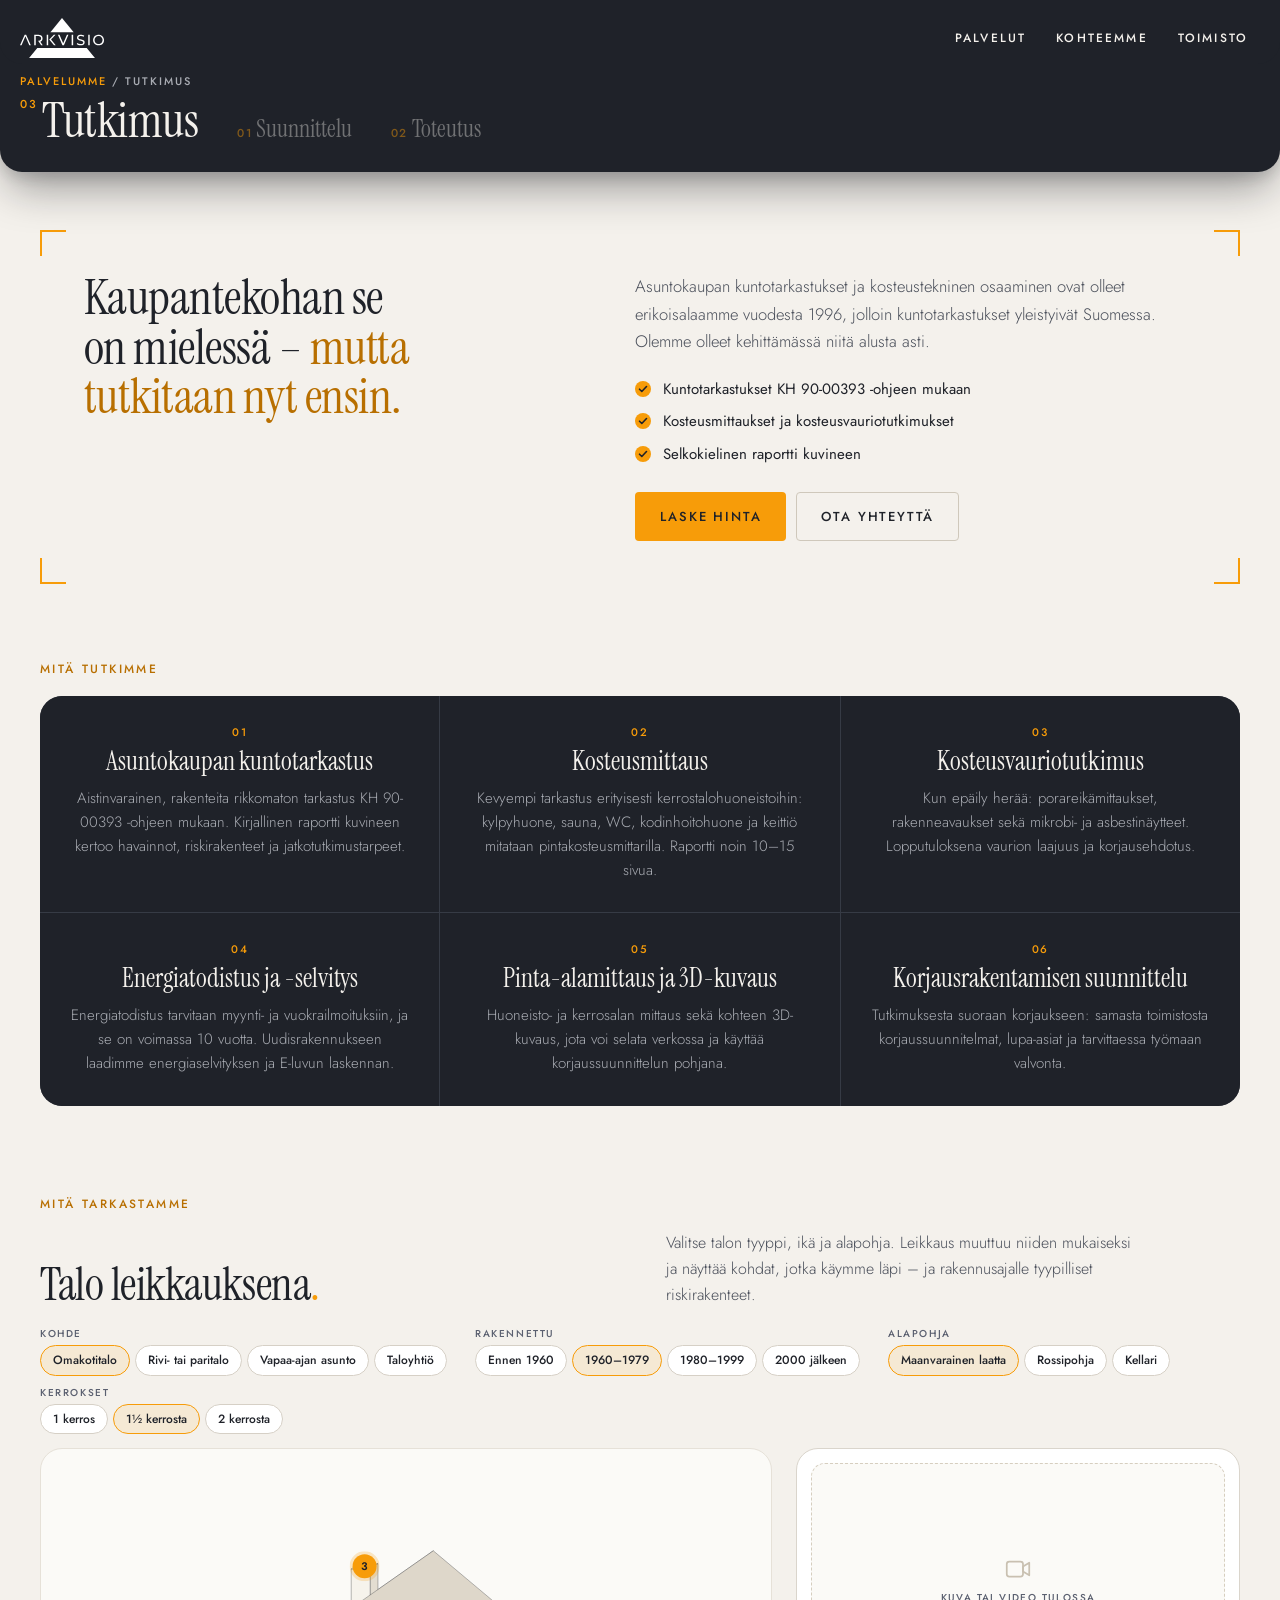
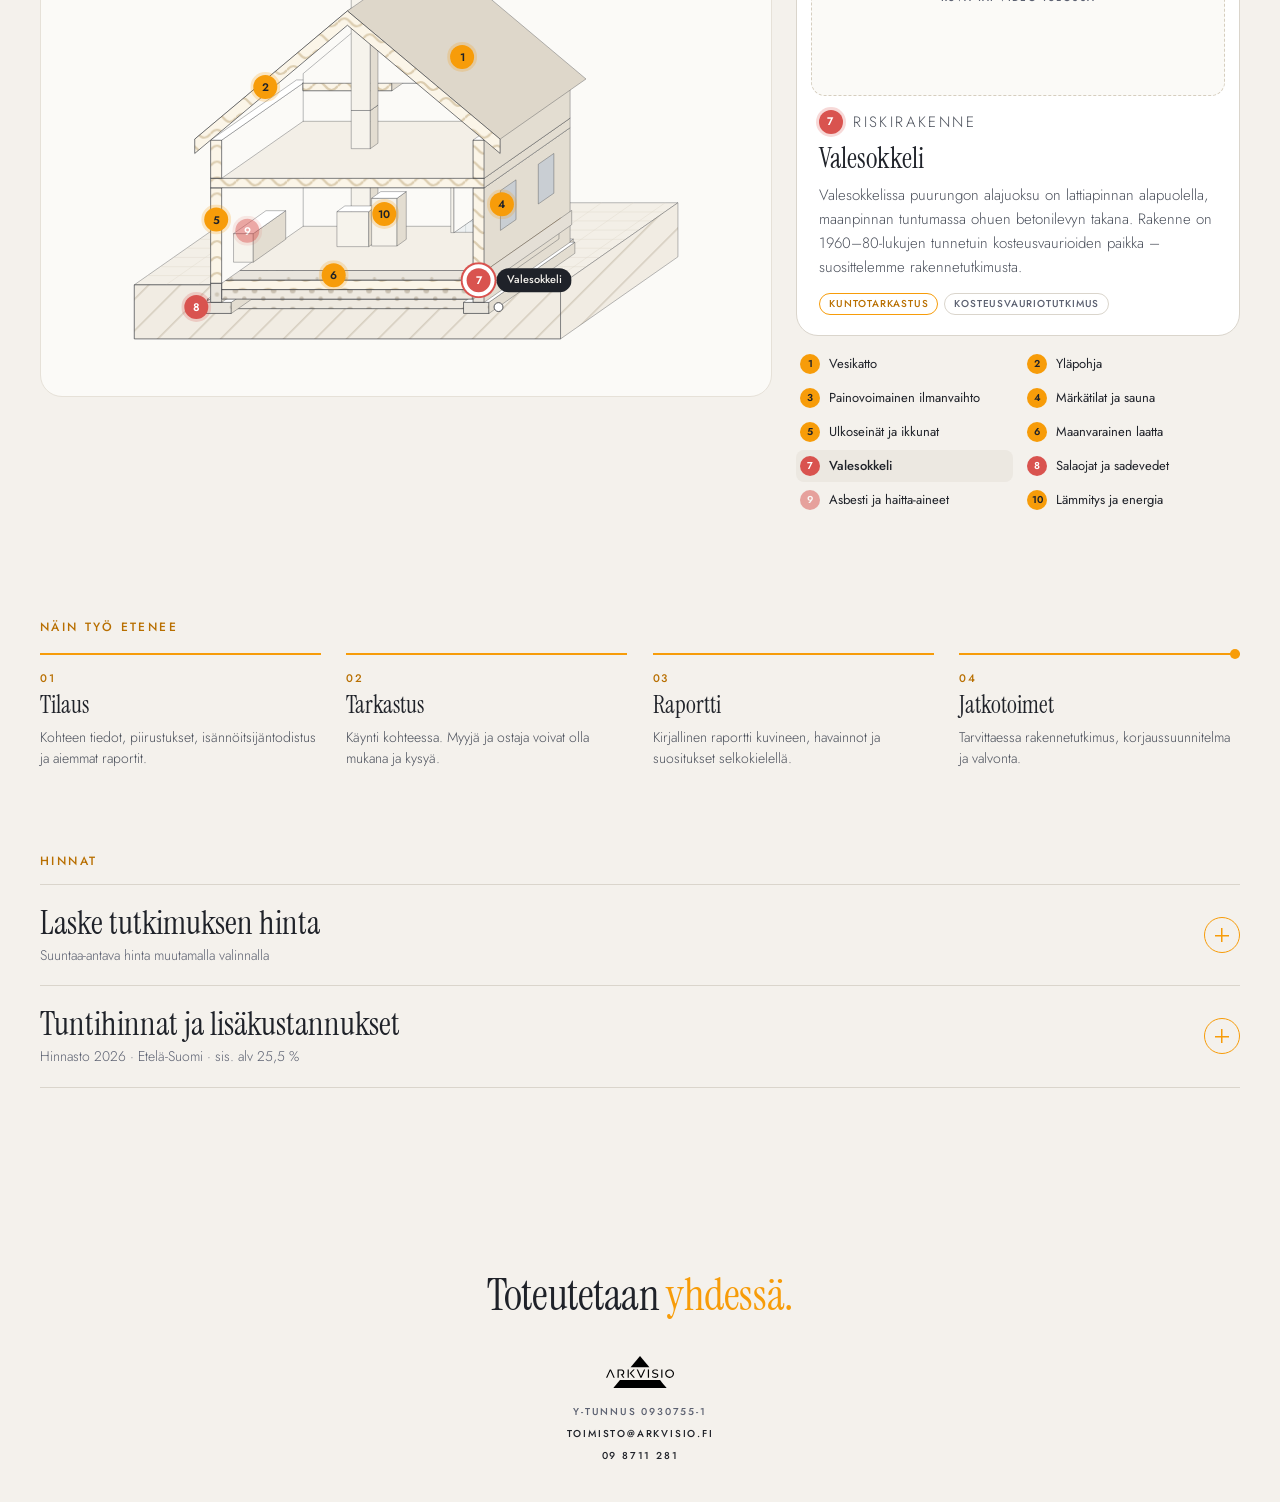
<file: tutkimus.html>
<!doctype html>
<html lang="fi">
<head>
  <meta charset="utf-8">
  <meta name="viewport" content="width=device-width, initial-scale=1, viewport-fit=cover">
  <meta name="theme-color" content="#1F2229">
  <title>Tutkimus – ArkVisio</title>
  <meta name="description" content="Kuntotarkastukset, kosteusmittaukset, kosteusvauriotutkimukset ja energiatodistukset. Laske tutkimuksen hinta.">
  <link rel="icon" href="assets/logo/logo-musta.svg" type="image/svg+xml">
  <link rel="preconnect" href="https://fonts.googleapis.com">
  <link rel="preconnect" href="https://fonts.gstatic.com" crossorigin>
  <link rel="stylesheet" href="https://fonts.googleapis.com/css2?family=Instrument+Serif:ital@0;1&family=Jost:ital,wght@0,300;0,400;0,500;0,600;1,400&display=swap">
  <link rel="stylesheet" href="css/tyylit.css?v=20261128y">
  <style>@view-transition { navigation: auto; }</style>
</head>
<body class="etusivu alasivu">
  <a class="ohita" href="#sisalto">Siirry sisältöön</a>

  <!-- YLÄOSA: sama logo ja valikko kuin etusivulla -->
  <!-- YLÄOSA kuten etusivulla: tumma paneeli (otsikko) vierii ylös ja jää matalaksi palkiksi (js/valikko.js) -->
  <header class="paakuva tumma">
    <div class="paneeli">
      <div class="paakuva-keski">
          <div class="alasivu-otsikko">
            <div>
              <p class="murupolku"><a href="index.html#palvelut">Palvelumme</a> / Tutkimus</p>
              <nav class="palveluhihna" aria-label="Palvelut">
                <h1 class="hihna-kohta nyky" style="view-transition-name: hihna-tutkimus"><span class="otsikko-nro">03</span><span class="hihna-nimi">Tutkimus</span></h1>
                <a class="hihna-kohta" href="suunnittelu.html" style="view-transition-name: hihna-suunnittelu"><span class="otsikko-nro">01</span><span class="hihna-nimi">Suunnittelu</span></a>
                <a class="hihna-kohta" href="tyomaa.html" style="view-transition-name: hihna-tyomaa"><span class="otsikko-nro">02</span><span class="hihna-nimi">Toteutus</span></a>
              </nav>
            </div>
          </div>
      </div>
    </div>
    <div class="kehys">
      <div class="palkkitausta" aria-hidden="true"></div>
      <div class="yla">
        <a class="logo" href="index.html"><img class="logo-vaalea" src="assets/logo/logo-valkoinen.svg" alt="ArkVisio – etusivulle" width="84" height="40"><img class="logo-tumma" src="assets/logo/logo-musta.svg" alt="" aria-hidden="true" width="84" height="40"></a>
        <nav class="valikko" id="valikko" aria-label="Päävalikko">
          <div class="valikko-ryhma">
            <a href="index.html#palvelut" aria-haspopup="true">Palvelut</a>
            <div class="alavalikko">
              <a class="ali" href="suunnittelu.html"><span>01</span>Suunnittelu</a>
              <a class="ali" href="tyomaa.html"><span>02</span>Toteutus</a>
              <a class="ali" href="tutkimus.html" aria-current="page"><span>03</span>Tutkimus</a>
            </div>
          </div>
          <a href="kohteet.html">Kohteemme</a>
          <a href="toimisto.html">Toimisto</a>
        </nav>
        <button class="valikko-nappi" type="button" aria-expanded="false" aria-controls="valikko">Valikko</button>
        <button class="burgeri" type="button" aria-expanded="false" aria-controls="valikko" aria-label="Valikko"><span></span><span></span><span></span></button>
      </div>
    </div>
  </header>

  <main id="sisalto">

    <!-- PALVELUN SISÄLTÖ (vaalealla) -->
    <section class="osio palvelu-intro">
      <div class="kehys">
        <div class="intro">
          <div class="intro-teksti">
            <h2 class="intro-otsikko">Kaupantekohan se on mielessä – <span class="oranssi">mutta tutkitaan nyt ensin.</span></h2>
            <p class="palvelu-lede">Asuntokaupan kuntotarkastukset ja kosteustekninen osaaminen ovat olleet erikoisalaamme vuodesta 1996, jolloin kuntotarkastukset yleistyivät Suomessa. Olemme olleet kehittämässä niitä alusta asti.</p>
            <ul class="intro-pisteet"><li>Kuntotarkastukset KH 90-00393 -ohjeen mukaan</li><li>Kosteusmittaukset ja kosteusvauriotutkimukset</li><li>Selkokielinen raportti kuvineen</li></ul>
            <div class="intro-napit"><a class="nappi nappi-oranssi" href="#hintalaskuri">Laske hinta</a><a class="nappi nappi-reuna" href="toimisto.html">Ota yhteyttä</a></div>
          </div>
        </div>
      </div>
    </section>

    <section class="osio palvelu-osio" aria-label="Mitä tutkimme">
      <div class="kehys">
        <p class="ylaotsikko">Mitä tutkimme</p>
        <div class="palvelukortit">
          <article class="palvelukortti"><span class="nro">01</span><h3>Asuntokaupan kuntotarkastus</h3><p>Aistinvarainen, rakenteita rikkomaton tarkastus KH 90-00393 -ohjeen mukaan. Kirjallinen raportti kuvineen kertoo havainnot, riskirakenteet ja jatkotutkimustarpeet.</p></article>
          <article class="palvelukortti"><span class="nro">02</span><h3>Kosteusmittaus</h3><p>Kevyempi tarkastus erityisesti kerrostalohuoneistoihin: kylpyhuone, sauna, WC, kodinhoitohuone ja keittiö mitataan pintakosteusmittarilla. Raportti noin 10–15 sivua.</p></article>
          <article class="palvelukortti"><span class="nro">03</span><h3>Kosteusvauriotutkimus</h3><p>Kun epäily herää: porareikämittaukset, rakenneavaukset sekä mikrobi- ja asbestinäytteet. Lopputuloksena vaurion laajuus ja korjausehdotus.</p></article>
          <article class="palvelukortti"><span class="nro">04</span><h3>Energiatodistus ja -selvitys</h3><p>Energiatodistus tarvitaan myynti- ja vuokrailmoituksiin, ja se on voimassa 10 vuotta. Uudisrakennukseen laadimme energiaselvityksen ja E-luvun laskennan.</p></article>
          <article class="palvelukortti"><span class="nro">05</span><h3>Pinta-alamittaus ja 3D-kuvaus</h3><p>Huoneisto- ja kerrosalan mittaus sekä kohteen 3D-kuvaus, jota voi selata verkossa ja käyttää korjaussuunnittelun pohjana.</p></article>
          <article class="palvelukortti"><span class="nro">06</span><h3>Korjausrakentamisen suunnittelu</h3><p>Tutkimuksesta suoraan korjaukseen: samasta toimistosta korjaussuunnitelmat, lupa-asiat ja tarvittaessa työmaan valvonta.</p></article>
        </div>
      </div>
    </section>

    <!-- TALON LEIKKAUS: pyöritettävä malli ja tarkastuskohdat (js/leikkaus.js), samat valinnat kuin hintalaskurissa -->
    <section class="osio leikkaus-osio" id="leikkaus" aria-labelledby="leikkaus-otsikko">
      <div class="kehys">
        <p class="ylaotsikko">Mitä tarkastamme</p>
        <div class="leikkaus-johdanto">
          <h2 id="leikkaus-otsikko">Talo leikkauksena<span class="oranssi">.</span></h2>
          <p>Valitse talon tyyppi, ikä ja alapohja. Leikkaus muuttuu niiden mukaiseksi ja näyttää kohdat, jotka käymme läpi – ja rakennusajalle tyypilliset riskirakenteet.</p>
        </div>
        <div data-leikkaus></div>
      </div>
    </section>

    <section class="osio vaiheet-osio" aria-label="Näin työ etenee">
      <div class="kehys">
        <p class="ylaotsikko">Näin työ etenee</p>
        <ol class="vaiheet">
          <li><h3>Tilaus</h3><p>Kohteen tiedot, piirustukset, isännöitsijäntodistus ja aiemmat raportit.</p></li>
          <li><h3>Tarkastus</h3><p>Käynti kohteessa. Myyjä ja ostaja voivat olla mukana ja kysyä.</p></li>
          <li><h3>Raportti</h3><p>Kirjallinen raportti kuvineen, havainnot ja suositukset selkokielellä.</p></li>
          <li><h3>Jatkotoimet</h3><p>Tarvittaessa rakennetutkimus, korjaussuunnitelma ja valvonta.</p></li>
        </ol>
      </div>
    </section>

    <!-- HINNAT: laskuri ja tuntihinnat avattavina lisätietoina. Laskurin data: data/hinnasto.js -->
    <section class="osio hinnat-osio" id="hintalaskuri">
      <div class="kehys">
        <p class="ylaotsikko">Hinnat</p>
        <details class="avattava">
          <summary><span>Laske tutkimuksen hinta</span><small>Suuntaa-antava hinta muutamalla valinnalla</small></summary>
          <div class="avattava-sisalto">

        <div data-laskuri="tutkimus"></div>
          </div>
        </details>
        <details class="avattava" id="tuntihinnat">
          <summary><span>Tuntihinnat ja lisäkustannukset</span><small>Hinnasto 2026 · Etelä-Suomi · sis. alv 25,5 %</small></summary>
          <div class="avattava-sisalto">

        <div class="tuntihinnat" data-tuntihinnat="erityis"></div>
        <h3 class="lisakulut-otsikko">Lisäkustannukset</h3>
        <ul class="lisakulut" data-lisakulut></ul>
          </div>
        </details>
      </div>
    </section>


  </main>

  <!-- YHTEYS -->
  <footer class="alatunniste tumma" id="yhteys">
    <div class="kehys alatunniste-sisalto">
      <div>
        <h2>Toteutetaan <span class="oranssi">yhdessä.</span></h2>
      </div>
      <div class="alalaita">
        <div class="alalaita-tiedot">
          <a class="alalaita-logo" href="index.html"><img src="assets/logo/logo-musta.svg" alt="ArkVisio – etusivulle" width="68" height="32"></a>
          <span>Y-tunnus 0930755-1</span>
          <a href="mailto:toimisto@arkvisio.fi">toimisto@arkvisio.fi</a>
          <a href="tel:+35898711281">09 8711 281</a>
        </div>
      </div>
    </div>
  </footer>

  <script src="data/hinnasto.js?v=20261128y"></script>
  <script src="js/ikonit.js?v=20261128y"></script>
  <script src="js/akso.js?v=20261128y"></script>
  <script src="js/laskuri.js?v=20261128y"></script>
  <script src="data/leikkaus-media.js?v=20261128y"></script>
  <script src="js/leikkaus.js?v=20261128y"></script>
  <script src="js/valikko.js?v=20261128y"></script>
  <script src="js/palvelusiirto.js?v=20261128y"></script>
</body>
</html>
</file>
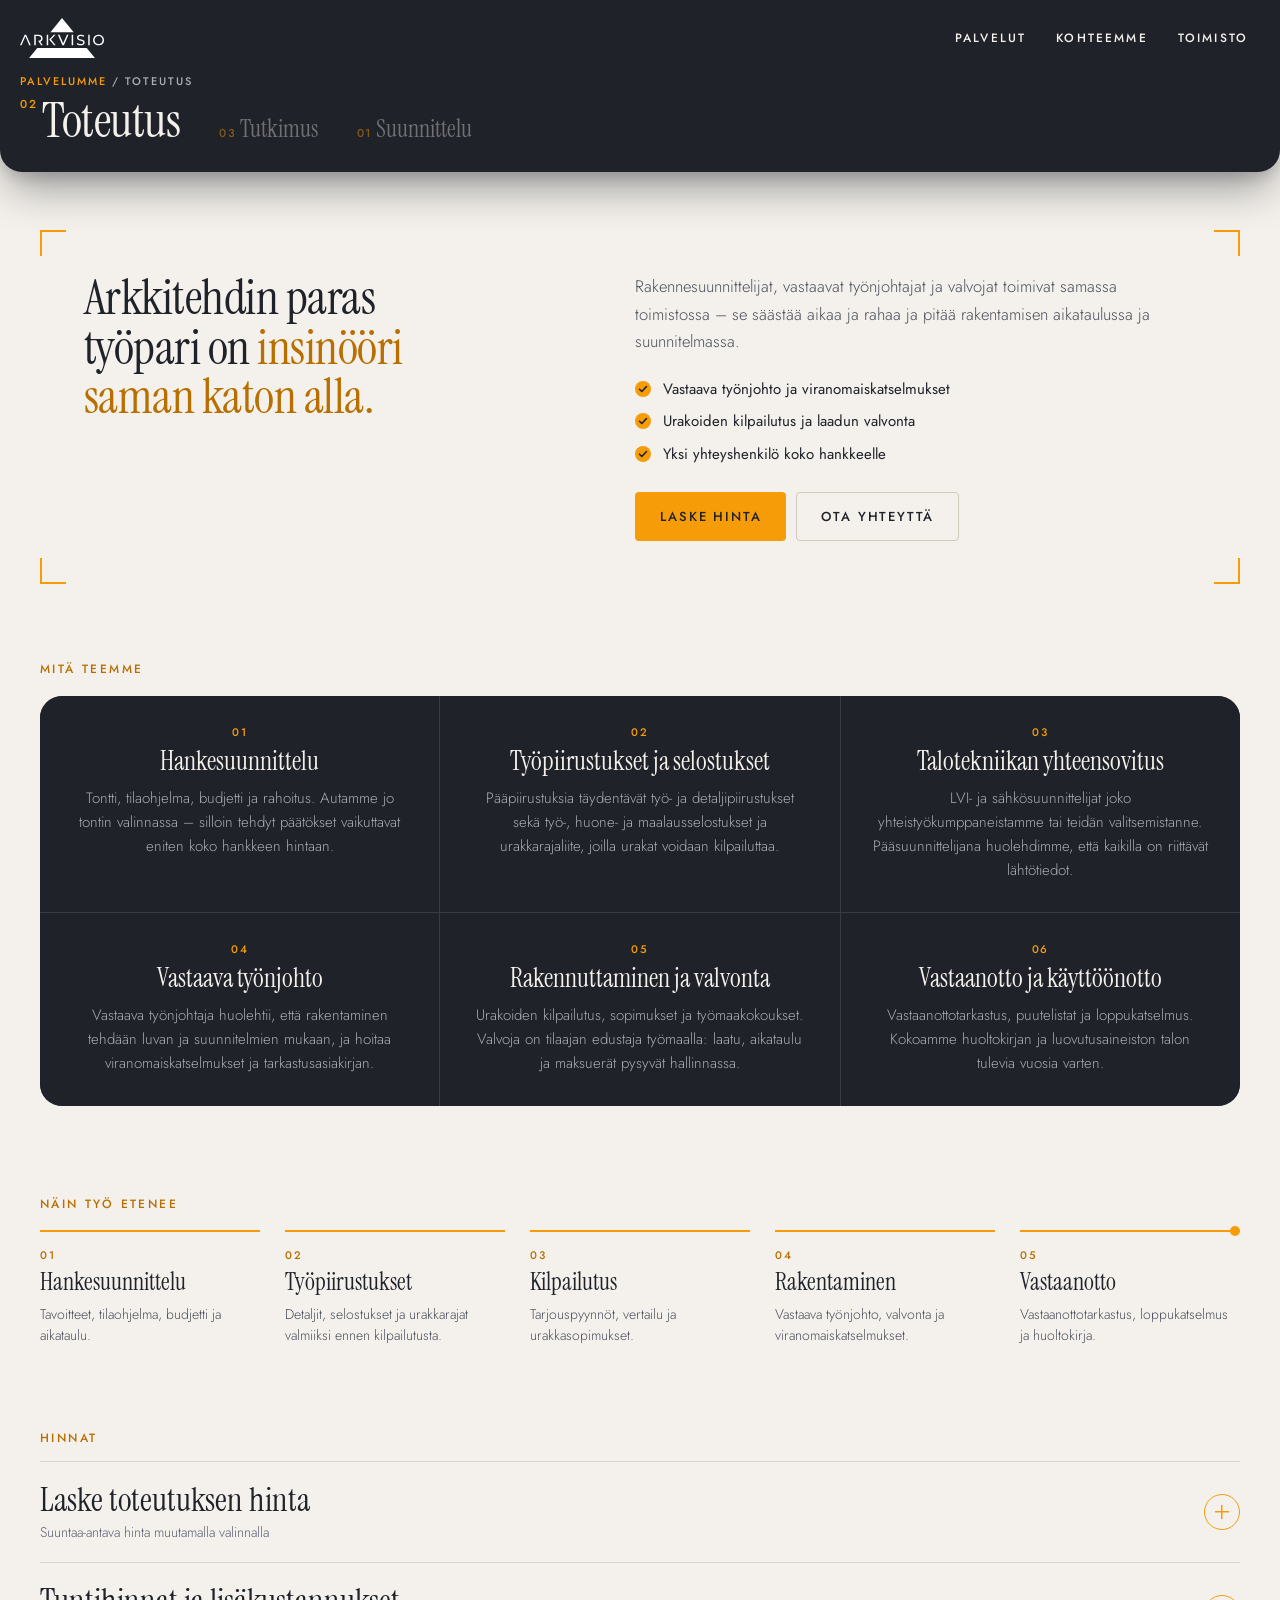
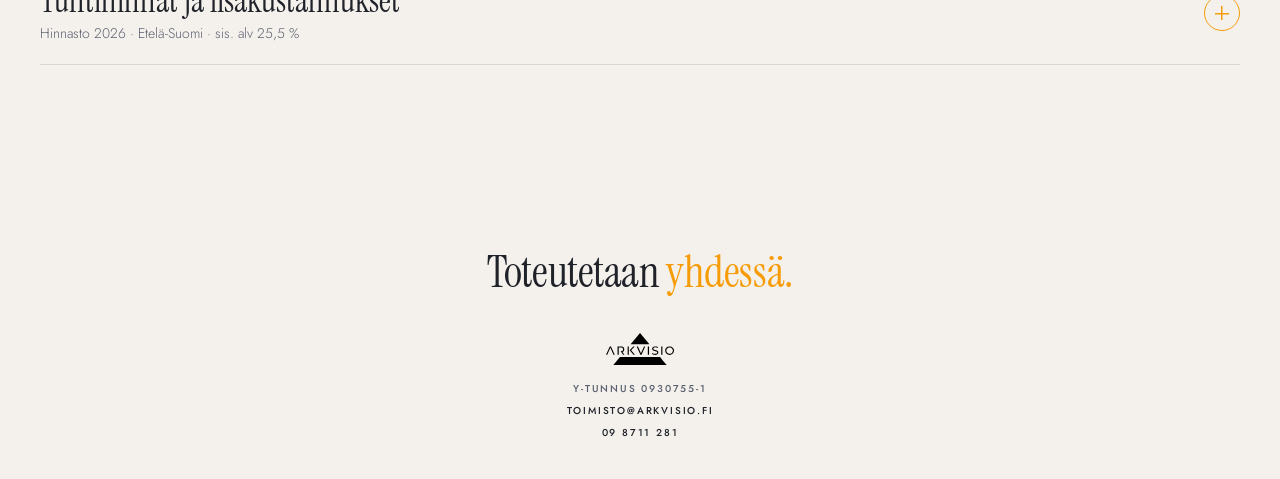
<file: tyomaa.html>
<!doctype html>
<html lang="fi">
<head>
  <meta charset="utf-8">
  <meta name="viewport" content="width=device-width, initial-scale=1, viewport-fit=cover">
  <meta name="theme-color" content="#1F2229">
  <title>Toteutus – ArkVisio</title>
  <meta name="description" content="Vastaava työnjohto, rakennuttaminen ja valvonta. Laske toteutuksen hinta.">
  <link rel="icon" href="assets/logo/logo-musta.svg" type="image/svg+xml">
  <link rel="preconnect" href="https://fonts.googleapis.com">
  <link rel="preconnect" href="https://fonts.gstatic.com" crossorigin>
  <link rel="stylesheet" href="https://fonts.googleapis.com/css2?family=Instrument+Serif:ital@0;1&family=Jost:ital,wght@0,300;0,400;0,500;0,600;1,400&display=swap">
  <link rel="stylesheet" href="css/tyylit.css?v=20261128y">
  <style>@view-transition { navigation: auto; }</style>
</head>
<body class="etusivu alasivu">
  <a class="ohita" href="#sisalto">Siirry sisältöön</a>

  <!-- YLÄOSA: sama logo ja valikko kuin etusivulla -->
  <!-- YLÄOSA kuten etusivulla: tumma paneeli (otsikko) vierii ylös ja jää matalaksi palkiksi (js/valikko.js) -->
  <header class="paakuva tumma">
    <div class="paneeli">
      <div class="paakuva-keski">
          <div class="alasivu-otsikko">
            <div>
              <p class="murupolku"><a href="index.html#palvelut">Palvelumme</a> / Toteutus</p>
              <nav class="palveluhihna" aria-label="Palvelut">
                <h1 class="hihna-kohta nyky" style="view-transition-name: hihna-tyomaa"><span class="otsikko-nro">02</span><span class="hihna-nimi">Toteutus</span></h1>
                <a class="hihna-kohta" href="tutkimus.html" style="view-transition-name: hihna-tutkimus"><span class="otsikko-nro">03</span><span class="hihna-nimi">Tutkimus</span></a>
                <a class="hihna-kohta" href="suunnittelu.html" style="view-transition-name: hihna-suunnittelu"><span class="otsikko-nro">01</span><span class="hihna-nimi">Suunnittelu</span></a>
              </nav>
            </div>
          </div>
      </div>
    </div>
    <div class="kehys">
      <div class="palkkitausta" aria-hidden="true"></div>
      <div class="yla">
        <a class="logo" href="index.html"><img class="logo-vaalea" src="assets/logo/logo-valkoinen.svg" alt="ArkVisio – etusivulle" width="84" height="40"><img class="logo-tumma" src="assets/logo/logo-musta.svg" alt="" aria-hidden="true" width="84" height="40"></a>
        <nav class="valikko" id="valikko" aria-label="Päävalikko">
          <div class="valikko-ryhma">
            <a href="index.html#palvelut" aria-haspopup="true">Palvelut</a>
            <div class="alavalikko">
              <a class="ali" href="suunnittelu.html"><span>01</span>Suunnittelu</a>
              <a class="ali" href="tyomaa.html" aria-current="page"><span>02</span>Toteutus</a>
              <a class="ali" href="tutkimus.html"><span>03</span>Tutkimus</a>
            </div>
          </div>
          <a href="kohteet.html">Kohteemme</a>
          <a href="toimisto.html">Toimisto</a>
        </nav>
        <button class="valikko-nappi" type="button" aria-expanded="false" aria-controls="valikko">Valikko</button>
        <button class="burgeri" type="button" aria-expanded="false" aria-controls="valikko" aria-label="Valikko"><span></span><span></span><span></span></button>
      </div>
    </div>
  </header>

  <main id="sisalto">

    <!-- PALVELUN SISÄLTÖ (vaalealla) -->
    <section class="osio palvelu-intro">
      <div class="kehys">
        <div class="intro">
          <div class="intro-teksti">
            <h2 class="intro-otsikko">Arkkitehdin paras työpari on <span class="oranssi">insinööri saman katon alla.</span></h2>
            <p class="palvelu-lede">Rakennesuunnittelijat, vastaavat työnjohtajat ja valvojat toimivat samassa toimistossa – se säästää aikaa ja rahaa ja pitää rakentamisen aikataulussa ja suunnitelmassa.</p>
            <ul class="intro-pisteet"><li>Vastaava työnjohto ja viranomaiskatselmukset</li><li>Urakoiden kilpailutus ja laadun valvonta</li><li>Yksi yhteyshenkilö koko hankkeelle</li></ul>
            <div class="intro-napit"><a class="nappi nappi-oranssi" href="#hintalaskuri">Laske hinta</a><a class="nappi nappi-reuna" href="toimisto.html">Ota yhteyttä</a></div>
          </div>
        </div>
      </div>
    </section>

    <section class="osio palvelu-osio" aria-label="Mitä teemme">
      <div class="kehys">
        <p class="ylaotsikko">Mitä teemme</p>
        <div class="palvelukortit">
          <article class="palvelukortti"><span class="nro">01</span><h3>Hankesuunnittelu</h3><p>Tontti, tilaohjelma, budjetti ja rahoitus. Autamme jo tontin valinnassa – silloin tehdyt päätökset vaikuttavat eniten koko hankkeen hintaan.</p></article>
          <article class="palvelukortti"><span class="nro">02</span><h3>Työpiirustukset ja selostukset</h3><p>Pääpiirustuksia täydentävät työ- ja detaljipiirustukset sekä työ-, huone- ja maalausselostukset ja urakkarajaliite, joilla urakat voidaan kilpailuttaa.</p></article>
          <article class="palvelukortti"><span class="nro">03</span><h3>Talotekniikan yhteensovitus</h3><p>LVI- ja sähkösuunnittelijat joko yhteistyökumppaneistamme tai teidän valitsemistanne. Pääsuunnittelijana huolehdimme, että kaikilla on riittävät lähtötiedot.</p></article>
          <article class="palvelukortti"><span class="nro">04</span><h3>Vastaava työnjohto</h3><p>Vastaava työnjohtaja huolehtii, että rakentaminen tehdään luvan ja suunnitelmien mukaan, ja hoitaa viranomaiskatselmukset ja tarkastusasiakirjan.</p></article>
          <article class="palvelukortti"><span class="nro">05</span><h3>Rakennuttaminen ja valvonta</h3><p>Urakoiden kilpailutus, sopimukset ja työmaakokoukset. Valvoja on tilaajan edustaja työmaalla: laatu, aikataulu ja maksuerät pysyvät hallinnassa.</p></article>
          <article class="palvelukortti"><span class="nro">06</span><h3>Vastaanotto ja käyttöönotto</h3><p>Vastaanottotarkastus, puutelistat ja loppukatselmus. Kokoamme huoltokirjan ja luovutusaineiston talon tulevia vuosia varten.</p></article>
        </div>
      </div>
    </section>

    <section class="osio vaiheet-osio" aria-label="Näin työ etenee">
      <div class="kehys">
        <p class="ylaotsikko">Näin työ etenee</p>
        <ol class="vaiheet">
          <li><h3>Hankesuunnittelu</h3><p>Tavoitteet, tilaohjelma, budjetti ja aikataulu.</p></li>
          <li><h3>Työpiirustukset</h3><p>Detaljit, selostukset ja urakkarajat valmiiksi ennen kilpailutusta.</p></li>
          <li><h3>Kilpailutus</h3><p>Tarjouspyynnöt, vertailu ja urakkasopimukset.</p></li>
          <li><h3>Rakentaminen</h3><p>Vastaava työnjohto, valvonta ja viranomaiskatselmukset.</p></li>
          <li><h3>Vastaanotto</h3><p>Vastaanottotarkastus, loppukatselmus ja huoltokirja.</p></li>
        </ol>
      </div>
    </section>

    <!-- HINNAT: laskuri ja tuntihinnat avattavina lisätietoina. Laskurin data: data/hinnasto.js -->
    <section class="osio hinnat-osio" id="hintalaskuri">
      <div class="kehys">
        <p class="ylaotsikko">Hinnat</p>
        <details class="avattava">
          <summary><span>Laske toteutuksen hinta</span><small>Suuntaa-antava hinta muutamalla valinnalla</small></summary>
          <div class="avattava-sisalto">

        <div data-laskuri="tyomaa"></div>
          </div>
        </details>
        <details class="avattava" id="tuntihinnat">
          <summary><span>Tuntihinnat ja lisäkustannukset</span><small>Hinnasto 2026 · Etelä-Suomi · sis. alv 25,5 %</small></summary>
          <div class="avattava-sisalto">

        <div class="tuntihinnat" data-tuntihinnat="skol2,skol3"></div>
        <h3 class="lisakulut-otsikko">Lisäkustannukset</h3>
        <ul class="lisakulut" data-lisakulut></ul>
          </div>
        </details>
      </div>
    </section>


  </main>

  <!-- YHTEYS -->
  <footer class="alatunniste tumma" id="yhteys">
    <div class="kehys alatunniste-sisalto">
      <div>
        <h2>Toteutetaan <span class="oranssi">yhdessä.</span></h2>
      </div>
      <div class="alalaita">
        <div class="alalaita-tiedot">
          <a class="alalaita-logo" href="index.html"><img src="assets/logo/logo-musta.svg" alt="ArkVisio – etusivulle" width="68" height="32"></a>
          <span>Y-tunnus 0930755-1</span>
          <a href="mailto:toimisto@arkvisio.fi">toimisto@arkvisio.fi</a>
          <a href="tel:+35898711281">09 8711 281</a>
        </div>
      </div>
    </div>
  </footer>

  <script src="data/hinnasto.js?v=20261128y"></script>
  <script src="js/ikonit.js?v=20261128y"></script>
  <script src="js/akso.js?v=20261128y"></script>
  <script src="js/laskuri.js?v=20261128y"></script>
  <script src="data/leikkaus-media.js?v=20261128y"></script>
  <script src="js/leikkaus.js?v=20261128y"></script>
  <script src="js/valikko.js?v=20261128y"></script>
  <script src="js/palvelusiirto.js?v=20261128y"></script>
</body>
</html>
</file>
<file: css/tyylit.css>
/* ============================================================
   ARKVISIO – TYYLIT
   Brändin perusta on muuttujina heti alla. Värit, fontit ja
   mitat muutetaan vain tästä, niin ne päivittyvät koko sivulle.
   Ilme: grafiitti + Vision Oranssi, kapea serif-otsikko ja
   harvennettu versaali (kuten ArkVision mainoksissa).
   ============================================================ */

:root {
  /* Värit */
  --grafiitti: #1F2229;        /* tummat osiot, pääkuva, kartta */
  --grafiitti-2: #292D35;      /* pinnat tummalla */
  --grafiitti-3: #363B45;      /* viivat tummalla */
  /* Koko sivu on tumma: entiset vaaleiden osioiden värit osoittavat grafiitin sävyihin. */
  --kalkki: #1F2229;           /* sivun tausta */
  --pinta: #292D35;            /* kortit */
  --kivi: #363B45;             /* viivat */
  --muste: #F4F1EC;            /* teksti */
  --harmaa: #A9ACB3;           /* toissijainen teksti */
  --teksti-oranssilla: #1F2229; /* teksti oranssilla tai vaalealla pohjalla */
  --vaalea: #F4F1EC;           /* teksti tummalla */
  --vaalea-2: #A9ACB3;         /* toissijainen teksti tummalla */
  --vision-oranssi: #F79C09;   /* toiminto- ja korostusväri */
  --oranssi-teksti: #F79C09;   /* pieni oranssi teksti */

  /* Fontit */
  --fontti-otsikko: "Instrument Serif", "Times New Roman", Georgia, serif;
  --fontti-teksti: "Jost", "Century Gothic", "Segoe UI", system-ui, sans-serif;

  /* Mitat */
  --leveys: 1240px;
  --reuna: max(20px, env(safe-area-inset-left, 0px));
  --reuna-o: max(20px, env(safe-area-inset-right, 0px));
  --pyoristys: 4px;
  --osio-vali: clamp(72px, 9vw, 128px);
}

/* ---------- Perusta ---------- */
*, *::before, *::after { box-sizing: border-box; }
[hidden] { display: none !important; }
html { scroll-behavior: smooth; background-color: #1F2229; }   /* sama kuin sivu: iPhonen kellon alue samaa tummaa */
/* Ei venymistä/vedä-päivittääksesi-toimintoa reunoilla: iPhonella venytys siirsi kiinteää yläpalkkia logon päälle */
html, body { overscroll-behavior-y: none; }
body {
  margin: 0;
  background: var(--kalkki);
  color: var(--muste);
  font: 400 17px/1.6 var(--fontti-teksti);
  -webkit-font-smoothing: antialiased;
}
img { max-width: 100%; display: block; }
h1, h2, h3 { margin: 0; text-wrap: balance; font-weight: 400; }
h1, h2 { font-family: var(--fontti-otsikko); letter-spacing: -.01em; line-height: 1; }
h3 { font-family: var(--fontti-teksti); font-weight: 500; }
p { margin: 0; }
a { color: inherit; }
:focus-visible { outline: 2px solid var(--vision-oranssi); outline-offset: 3px; }

.kehys { max-width: var(--leveys); margin: 0 auto; padding-left: var(--reuna); padding-right: var(--reuna-o); }
.ohita { position: absolute; left: -9999px; top: 8px; background: var(--vision-oranssi); color: var(--teksti-oranssilla); padding: 10px 14px; z-index: 100; }
.ohita:focus { left: 8px; }

.versaali { font: 500 13px/1.5 var(--fontti-teksti); letter-spacing: .16em; text-transform: uppercase; }
.ylaotsikko { font: 500 12px/1.4 var(--fontti-teksti); letter-spacing: .2em; text-transform: uppercase; color: var(--oranssi-teksti); }
.tumma .ylaotsikko { color: var(--vision-oranssi); }
.oranssi { color: var(--vision-oranssi); }

/* ---------- Napit ---------- */
.napit { display: flex; flex-wrap: wrap; gap: 12px; }
.nappi {
  display: inline-flex; align-items: center; justify-content: center; gap: 10px;
  font: 500 13px/1 var(--fontti-teksti); letter-spacing: .14em; text-transform: uppercase; text-decoration: none;
  padding: 17px 24px; border-radius: var(--pyoristys); border: 1px solid transparent; cursor: pointer;
  transition: background-color .15s ease, color .15s ease, border-color .15s ease;
}
.nappi-oranssi { background: var(--vision-oranssi); color: var(--teksti-oranssilla); }
.nappi-oranssi:hover { background: #FFAD2E; }
.nappi-reuna { border-color: currentColor; background: transparent; color: inherit; }
.nappi-reuna:hover { border-color: var(--vision-oranssi); color: var(--vision-oranssi); }

/* ---------- Tummat osiot ---------- */
.tumma { background: var(--grafiitti); color: var(--vaalea); }

/* ---------- Pääkuva (sisältää logon ja valikon, ei erillistä palkkia) ---------- */
.paakuva { position: relative; overflow: hidden; isolation: isolate; }
.paakuva-kuva {
  position: absolute; inset: 0; z-index: -1;
  background-color: var(--grafiitti);
}
/* Liukuvärit vain kun pääkuva on käytössä (class="paakuva-kuva kuvalla"),
   muuten selaimen liukuvärikohina näkyy tasaisessa taustassa laikkuina. */
.paakuva-kuva.kuvalla {
  background-image:
    linear-gradient(90deg, var(--grafiitti) 0%, rgba(31, 34, 41, .92) 38%, rgba(31, 34, 41, .35) 70%, rgba(31, 34, 41, .15) 100%),
    linear-gradient(0deg, var(--grafiitti) 0%, rgba(31, 34, 41, 0) 40%),
    url("../assets/images/hero.jpg");
  background-size: cover; background-position: center right;
}
/* Yläpalkki seuraa vieritystä kaikilla sivuilla. Sisältö on samassa linjassa kuin .kehys;
   vieritettäessä (js/valikko.js: html.rullattu) palkki saa valkoisen taustan, joka liukuu yläreunasta.
   Palkin korkeus ei muutu koskaan (ei heilahdusta). EI backdrop-filteriä (iOS Safari -virheet).
   Kaksi päällekkäistä valkoista kerrosta, sama clip-path-animaatio:
   - .yla::before = näkyvä liuku molempiin suuntiin (Safari ei huomioi ::before-kerrosta kellon alueen värissä)
   - .yla-tausta = oma kiinteä elementti, jonka mukaan iOS Safari värjää kellon alueen. JS näyttää sen heti
     alas vieritettäessä ja poistaa sen HETI ylös palatessa (Safari päivittää värin vain vierityksen aikana). */
:root { --liuku: .45s cubic-bezier(.22, .8, .24, 1); --yla-korkeus: 76px; }
.yla { position: fixed; top: 0; left: 0; right: 0; z-index: 60; display: flex; align-items: center; gap: 32px;
  box-sizing: border-box; min-height: var(--yla-korkeus);
  padding: 18px calc(max(0px, (100% - var(--leveys)) / 2) + var(--reuna-o)) 18px calc(max(0px, (100% - var(--leveys)) / 2) + var(--reuna)); }
/* Molemmat kerrokset pysyvät paikallaan yläreunassa ja paljastuvat ylhäältä alas clip-pathilla.
   Negatiivinen alareuna lopputilassa, jotta varjo näkyy. */
.yla::before, .yla-tausta { content: ""; position: absolute; top: 0; left: 0; right: 0; height: var(--yla-korkeus); pointer-events: none;
  background-color: #fff; border-radius: 0 0 18px 18px; box-shadow: 0 8px 24px rgba(0, 0, 0, .28);
  -webkit-clip-path: inset(0 0 100% 0); clip-path: inset(0 0 100% 0);
  transition: clip-path var(--liuku), -webkit-clip-path var(--liuku); }
.yla::before { z-index: -1; }
.yla-tausta { display: none; position: fixed; z-index: 59; }   /* js/valikko.js näyttää/poistaa */
.rullattu .yla::before, .rullattu .yla-tausta { -webkit-clip-path: inset(0 -40px -48px -40px); clip-path: inset(0 -40px -48px -40px); }
/* Logo: valkoinen ja musta päällekkäin, vaihto pelkällä opacityllä samaan tahtiin liu'un kanssa */
.logo { position: relative; display: block; line-height: 0; }
.logo img { transition: opacity var(--liuku); }
.logo .logo-tumma { position: absolute; left: 0; top: 0; opacity: 0; }
.rullattu .yla .logo .logo-tumma { opacity: 1; }
.rullattu .yla .logo .logo-vaalea { opacity: 0; }
.valikko a, .valikko-nappi { transition: color var(--liuku), border-color var(--liuku); }
.rullattu .yla .valikko a { color: #4A4F5A; }
.rullattu .yla .valikko a:hover { color: var(--grafiitti); }
.rullattu .yla .valikko-nappi { color: var(--grafiitti); border-color: #D9DBDF; }
.yla + * { margin-top: 96px; }               /* tila kiinteän palkin alla */
/* Palkki on yläosan sisällä: yläosa pääsisällön (main, z-index 1) yläpuolelle, ettei sisältö peitä palkkia */
.paakuva, .alasivu-yla { position: relative; z-index: 2; }
html { scroll-padding-top: 84px; }
.logo img { width: 84px; height: auto; }
.valikko { display: flex; gap: 30px; margin-left: auto; }
.valikko a { text-decoration: none; font: 500 12px/1 var(--fontti-teksti); letter-spacing: .18em; text-transform: uppercase; color: var(--vaalea-2); padding-block: 8px; border-bottom: 1px solid transparent; }
.valikko a:hover { color: var(--vaalea); border-bottom-color: var(--vision-oranssi); }
.valikko-nappi { display: none; margin-left: auto; background: none; border: 1px solid var(--grafiitti-3); color: var(--vaalea); border-radius: var(--pyoristys); padding: 11px 14px; font: 500 12px/1 var(--fontti-teksti); letter-spacing: .16em; text-transform: uppercase; cursor: pointer; }

/* Pääkuvassa iskulause keskellä */
.paakuva-keski { min-height: calc(100svh - 96px); display: grid; place-content: center; text-align: center; padding-block: clamp(40px, 6vw, 80px); }
/* Asemapiirros pääkuvan taustalla: viivat piirtyvät kerran, reunat ja keskusta (iskulause) häivytetty */
.asemapiirros { position: absolute; inset: 0; width: 100%; height: 100%; z-index: 0; pointer-events: none;
  -webkit-mask-image: radial-gradient(ellipse 62% 60% at 50% 50%, rgba(0, 0, 0, .35) 0%, #000 52%, transparent 100%);
  mask-image: radial-gradient(ellipse 62% 60% at 50% 50%, rgba(0, 0, 0, .35) 0%, #000 52%, transparent 100%); }
.paakuva > .kehys { position: relative; z-index: 1; }
.asemapiirros .v { stroke: rgba(244, 241, 236, .2); stroke-width: 1.2; stroke-dasharray: 1; stroke-dashoffset: 1; animation: asema 2.6s cubic-bezier(.4, 0, .2, 1) forwards; animation-delay: calc(var(--d, 0s) + .2s); }
.asemapiirros .ohut { stroke-width: .8; }
.asemapiirros .kayrat .v { stroke: rgba(244, 241, 236, .09); stroke-width: 1; animation-duration: 3.4s; }
.asemapiirros .talo .v { stroke: rgba(247, 156, 9, .75); stroke-width: 1.4; }
.asemapiirros .piste { fill: rgba(244, 241, 236, .3); opacity: 0; animation: asema-esiin .8s ease forwards; animation-delay: calc(var(--d, 0s) + 1.4s); }
.asemapiirros text { fill: rgba(244, 241, 236, .32); font: 500 11px var(--fontti-teksti); letter-spacing: .12em; opacity: 0; animation: asema-esiin 1s ease forwards; animation-delay: calc(var(--d, 0s) + 1.6s); }
.asemapiirros .katto { fill: var(--vision-oranssi); opacity: 0; animation: asema-esiin .8s ease forwards; animation-delay: 2.4s; }
@keyframes asema { to { stroke-dashoffset: 0; } }
@keyframes asema-esiin { to { opacity: 1; } }
@media (prefers-reduced-motion: reduce) { .asemapiirros .v, .asemapiirros .piste, .asemapiirros text, .asemapiirros .katto { animation: none; stroke-dashoffset: 0; opacity: 1; } }
.paakuva h1 { font-size: clamp(60px, 10.5vw, 168px); line-height: .92; letter-spacing: -.01em; }
.paakuva h1 .oranssi { display: block; }

/* ---------- ETUSIVU: tumma paneeli, joka vierii ylös ja jää matalaksi palkiksi ----------
   Paneeli (.paakuva) on position: sticky ja negatiivinen top: se vierii ylös kuten muu sivu,
   kunnes vain matala palkki (--palkki) jää näkyviin. Selain hoitaa liikkeen itse (sulava, ei skriptiä).
   js/valikko.js lisää html.kompakti, kun paneeli on tarttunut: logo pienenee, hampurilaisnappi esiin.
   Muu sivu on murrettu valkoinen. */
/* --paneeli-korkeus: js/valikko.js laskee niin, että iskulauseen ylä- ja alapuolelle jää yhtä paljon tilaa kuin sivuille */
.etusivu { --paneeli: #1F2229; --murrettu: #F4F1EC; --palkki: 64px; --kulma: 22px; --paneeli-korkeus: clamp(320px, 46svh, 560px);
  background: var(--murrettu); }
html:has(body.etusivu) { background-color: #F4F1EC; }
.etusivu .paakuva { position: sticky; top: calc(var(--palkki) - var(--paneeli-korkeus)); z-index: 55;
  height: var(--paneeli-korkeus); overflow: hidden; isolation: isolate;
  background: var(--paneeli); border-radius: 0 0 var(--kulma) var(--kulma);
  box-shadow: 0 10px 30px rgba(15, 17, 22, .14); transition: box-shadow .3s ease; }
.kompakti .etusivu .paakuva { box-shadow: 0 10px 30px rgba(15, 17, 22, .3); }
.etusivu .paneeli { height: 100%; }
/* Iskulause keskellä paneelia (palkin alla olevassa tilassa), vierii piiloon paneelin mukana */
.etusivu .paakuva-keski { height: 100%; min-height: 0; box-sizing: border-box; display: grid; place-content: center;
  padding: 76px var(--reuna-o) 0 var(--reuna); }
.etusivu .paakuva h1 { font-size: clamp(36px, 6.8vw, 108px); }
.etusivu .paakuva > .kehys { position: static; }   /* ei omaa kerrostasoa: palkki (z 60) paneelin päälle */
/* --k = 0…1 (js/valikko.js): paneelin vierityksen edistyminen. Logo pienenee ja palkkirivi nousee samassa tahdissa,
   joten ne ovat valmiit juuri kun paneeli tarttuu matalaksi palkiksi. */
.etusivu .yla { z-index: 60; transform: translateY(calc((var(--palkki) - 76px) / 2 * var(--k, 0))); will-change: transform; }
/* Paneelin värinen kaista palkin alla: iskulause vierii sen alle eikä logon/valikon päälle */
.etusivu .yla::after { content: ""; position: absolute; left: 0; right: 0; top: -20px; height: calc(var(--palkki) + 26px); z-index: -1;
  background: var(--paneeli); border-radius: 0 0 var(--kulma) var(--kulma); pointer-events: none; }
/* Matalassa palkissa: koko rivi nousee palkin keskelle ja logo pienenee */
.etusivu .logo { transform-origin: 0 50%; transform: scale(calc(1 - .26 * var(--k, 0))); will-change: transform; }
/* Hampurilaisnappi (kaikilla sivuilla): puhelimella aina valikon avaajana ("Valikko"-tekstinappi poistettu käytöstä),
   etusivulla tietokoneella vain matalassa palkissa, jolloin valikkolinkit häipyvät tilalta */
.burgeri { display: none; position: absolute; top: 50%; right: calc(max(0px, (100% - var(--leveys)) / 2) + var(--reuna-o) - 10px);
  width: 44px; height: 44px; margin-top: -22px; padding: 0; border: 0; background: none; color: var(--vaalea); cursor: pointer;
  transition: color .45s ease; }
.rullattu .yla .burgeri { color: var(--grafiitti); }            /* alasivujen valkoinen palkki */
.valikko-nappi { display: none !important; }
@media (max-width: 760px) { .burgeri { display: block; } }
.etusivu .burgeri { display: block; opacity: 0; visibility: hidden; transition: opacity .3s ease, visibility 0s linear .3s; }
@media (max-width: 760px) { .etusivu .burgeri { opacity: 1; visibility: visible; transition: none; } }
.burgeri span { position: absolute; left: 11px; right: 11px; height: 2px; border-radius: 2px; background: currentColor; transition: transform .3s ease, opacity .2s ease; }
.burgeri span:nth-child(1) { top: 15px; } .burgeri span:nth-child(2) { top: 21px; } .burgeri span:nth-child(3) { top: 27px; }
.burgeri[aria-expanded="true"] span:nth-child(1) { transform: translateY(6px) rotate(45deg); }
.burgeri[aria-expanded="true"] span:nth-child(2) { opacity: 0; }
.burgeri[aria-expanded="true"] span:nth-child(3) { transform: translateY(-6px) rotate(-45deg); }
.etusivu .valikko, .etusivu .valikko-nappi { transition: opacity .3s ease, visibility 0s linear 0s; }
.kompakti .etusivu .burgeri { opacity: 1; visibility: visible; transition: opacity .3s ease, visibility 0s linear 0s; }
.kompakti .etusivu .valikko-nappi { opacity: 0; visibility: hidden; transition: opacity .3s ease, visibility 0s linear .3s; }
/* Valkoista tilaa tulevalle sisällölle, jottei sivu lopu kesken */
.etusivu main { min-height: 110svh; }
.etusivu .alatunniste { background: var(--murrettu); color: var(--grafiitti); }
.etusivu .alalaita { color: #5B6070; }
.etusivu .alalaita-tiedot a { color: var(--grafiitti); }
.etusivu .alalaita-tiedot a:hover { color: #B86F00; }

/* Karttaosio: otsikko, hankelaskuri ja suodattimet vasemmalla, kartta oikealla */
.kartta-osio { overflow: hidden; }
.kartta-osio-sisalto { display: grid; grid-template-columns: minmax(0, 1fr) minmax(0, 1.25fr); gap: clamp(28px, 5vw, 72px); align-items: center; }
.kartta-teksti { position: relative; z-index: 1; display: grid; gap: 20px; }
.kartta-teksti h2 { font-size: clamp(44px, 6vw, 88px); line-height: .95; }
.kartta-teksti h2 .oranssi { display: block; }
.hankelaskuri { display: flex; align-items: baseline; gap: 14px; margin-top: clamp(8px, 1.6vw, 20px); }
.hankeluku { font: 400 clamp(48px, 5vw, 76px)/1 var(--fontti-otsikko); color: var(--vaalea); font-variant-numeric: tabular-nums; letter-spacing: -.01em; }
.hankeselite { font: 500 12px/1.5 var(--fontti-teksti); letter-spacing: .18em; text-transform: uppercase; color: var(--vaalea); }
.hankeselite small { display: block; font-size: 12px; letter-spacing: .04em; text-transform: none; font-weight: 400; color: var(--vaalea-2); }
.kartta-osio .suodatin { background: rgba(41, 45, 53, .72); border-color: rgba(244, 241, 236, .1); backdrop-filter: blur(6px); border-radius: 999px; padding: 9px 14px; }

/* ---------- Kartta ---------- */

.kartta { min-width: 0; display: grid; gap: 14px; }
.kartta-alue { position: relative; aspect-ratio: 1 / 1; max-width: 100%; border-radius: var(--pyoristys); background: var(--grafiitti); overflow: hidden; }
.kartta canvas { width: 100%; height: 100%; display: block; touch-action: pan-y; cursor: grab; }
.kartta-alue.aktiivinen canvas { touch-action: none; }
/* Häivytystila: lähennetty kartta saa levitä kehyksen yli, reunat häipyvät taustaan.
   Pallo pysyy kaukaa katsottuna kehyksen kokoisena. */
.kartta-alue.haivytys { overflow: visible; background: none; }
/* Ylöspäin vähemmän, ettei kartta nouse yläpalkin alle. */
.kartta-alue.haivytys canvas { position: absolute; top: -6%; left: -16%; width: 132%; height: 118%; }
.paakuva h1, .kartta .suodattimet { position: relative; z-index: 1; }
/* Suodattimet kartan alareunassa, kartan päällä */
.kartta.haivytys { position: relative; }
.kartta.haivytys .suodattimet {
  position: absolute; left: 50%; bottom: -4%; transform: translateX(-50%);
  width: max-content; max-width: 132%; justify-content: center; z-index: 2;
}
.kartta.haivytys .suodatin { background: rgba(41, 45, 53, .72); border-color: rgba(244, 241, 236, .1); backdrop-filter: blur(6px); border-radius: 999px; padding: 9px 14px; }
/* Ohjaimet pystyyn oikeaan reunaan, eivät osu suodattimiin */
.kartta.haivytys .kartta-ohjaimet { flex-direction: column; align-items: flex-end; top: 50%; bottom: auto; right: -4%; transform: translateY(-50%); }
.kartta.haivytys .kartta-ohjaimet button { border-radius: 999px; }

/* Taustatila: kartta on koko pääkuvan tausta. Kehys (.kartta-alue) vain kertoo pallon paikan ja koon. */
/* Kartta jatkuu pääkuvan alareunan yli ja häipyy seuraavan osion puolella. */
.paakuva.kartta-taustana { overflow: visible; }
main, .alatunniste { position: relative; z-index: 1; }
.paakuva.kartta-taustana > canvas { position: absolute; top: 0; left: 0; width: 100%; height: calc(100% + 260px); z-index: 0; display: block; touch-action: pan-y; cursor: grab; }
.paakuva.kartta-taustana > canvas:active { cursor: grabbing; }
.paakuva.kartta-taustana:has(.kartta-alue.aktiivinen) > canvas { touch-action: none; }
.paakuva.kartta-taustana > .kehys { position: relative; z-index: 1; pointer-events: none; }
.paakuva.kartta-taustana > .kehys :is(a, button, .suodattimet) { pointer-events: auto; }
.paakuva.kartta-taustana .kartta-alue { background: none; overflow: visible; }
.kartta.tausta .suodatin { background: rgba(41, 45, 53, .72); border-color: rgba(244, 241, 236, .1); backdrop-filter: blur(6px); border-radius: 999px; padding: 9px 14px; }
.kartta.tausta .kartta-ohjaimet button { border-radius: 999px; backdrop-filter: blur(6px); }
.kartta canvas:active { cursor: grabbing; }
.kartta-vihje {
  position: absolute; pointer-events: none; z-index: 3;
  transform: translate(-50%, calc(-100% - 16px));
  background: var(--vaalea); color: var(--teksti-oranssilla);
  font: 500 13px/1.4 var(--fontti-teksti); padding: 8px 12px; border-radius: var(--pyoristys); white-space: nowrap; max-width: 280px;
}
.kartta-vihje small { display: block; color: #62656C; font-weight: 400; }
.kartta-vihje ul { margin: 6px 0 0; padding: 0; list-style: none; white-space: normal; }
.kartta-ohjaimet { position: absolute; right: 12px; bottom: 12px; display: flex; gap: 6px; z-index: 2; }
.kartta-ohjaimet button {
  font: 500 11px/1 var(--fontti-teksti); letter-spacing: .14em; text-transform: uppercase;
  min-width: 40px; height: 40px; padding: 0 12px; border-radius: var(--pyoristys);
  border: 1px solid var(--grafiitti-3); background: rgba(41, 45, 53, .9); color: var(--vaalea); cursor: pointer;
}
.kartta-ohjaimet button:hover { border-color: var(--vision-oranssi); }
.suodattimet { display: flex; flex-wrap: wrap; gap: 8px; }
.suodatin {
  display: inline-flex; align-items: center; gap: 10px;
  font: 500 14px/1 var(--fontti-teksti); padding: 11px 14px; border-radius: var(--pyoristys);
  border: 1px solid var(--kivi); background: var(--pinta); color: var(--muste); cursor: pointer; text-align: left;
}
.tumma .suodatin { border-color: var(--grafiitti-3); background: var(--grafiitti-2); color: var(--vaalea); }
.suodatin i { flex: none; width: 10px; height: 10px; border-radius: 50%; box-shadow: 0 0 0 1px rgba(31, 34, 41, .35); }
.suodatin .maara { margin-left: auto; padding-left: 12px; color: var(--harmaa); font-variant-numeric: tabular-nums; }
.tumma .suodatin .maara { color: var(--vaalea-2); }
.suodatin[aria-pressed="false"] { opacity: .45; }
.suodatin[aria-pressed="false"] i { background: transparent !important; box-shadow: inset 0 0 0 1.5px currentColor; }

/* ---------- Vaaleat osiot ---------- */
.osio { padding-block: var(--osio-vali); }
.osio-otsikko { display: grid; gap: 16px; max-width: 64ch; margin-bottom: clamp(36px, 4vw, 56px); }
.osio-otsikko h2 { font-size: clamp(44px, 5.6vw, 76px); }
.osio-otsikko p { color: var(--harmaa); font-weight: 300; font-size: 18px; }
.tumma .osio-otsikko p { color: var(--vaalea-2); }

/* Palvelut */
.palvelut { display: grid; grid-template-columns: repeat(3, minmax(0, 1fr)); border-top: 1px solid var(--kivi); }
.palvelu { padding: clamp(24px, 3vw, 40px) clamp(0px, 2vw, 32px) 8px 0; display: grid; gap: 14px; align-content: start; }
.palvelu + .palvelu { padding-left: clamp(20px, 2.4vw, 32px); border-left: 1px solid var(--kivi); }
.palvelu h3 { font-family: var(--fontti-otsikko); font-weight: 400; font-size: 40px; line-height: 1; }
.palvelu p { color: var(--harmaa); font-weight: 300; }
.palvelu ul { list-style: none; margin: 8px 0 0; padding: 0; display: grid; gap: 8px; }
.palvelu li { font: 500 12px/1.5 var(--fontti-teksti); letter-spacing: .14em; text-transform: uppercase; display: flex; gap: 10px; }
.palvelu li::before { content: "•"; color: var(--vision-oranssi); }

/* Kohteet */
.kohteet-palkki { display: flex; flex-wrap: wrap; justify-content: space-between; align-items: center; gap: 12px; margin-bottom: 24px; }
.kohdekortit { display: grid; grid-template-columns: repeat(3, minmax(0, 1fr)); gap: 32px 20px; }
.kohde { all: unset; box-sizing: border-box; cursor: pointer; display: grid; gap: 14px; align-content: start; }
.kohde:focus-visible { outline: 2px solid var(--vision-oranssi); outline-offset: 4px; }
.kohde-kuva { position: relative; aspect-ratio: 4 / 3; border-radius: var(--pyoristys); overflow: hidden; background: var(--grafiitti-2); }
.kohde-kuva img { width: 100%; height: 100%; object-fit: cover; transition: transform .5s ease; }
.kohde:hover .kohde-kuva img { transform: scale(1.03); }
.kohde-kuva .paikkamerkki { position: absolute; inset: 0; display: grid; place-items: center; background: linear-gradient(160deg, var(--grafiitti-3), var(--grafiitti-2)); }
.kohde-kuva .paikkamerkki img { width: 30%; height: auto; opacity: .14; }
.kohde-kuva .merkinta { position: absolute; left: 12px; bottom: 12px; display: inline-flex; align-items: center; gap: 8px; font: 500 11px/1 var(--fontti-teksti); letter-spacing: .14em; text-transform: uppercase; padding: 8px 10px; border-radius: var(--pyoristys); background: rgba(31, 34, 41, .82); color: var(--vaalea); }
.kohde-kuva .merkinta i { width: 8px; height: 8px; border-radius: 50%; }
.kohde-kuva .esimerkki { position: absolute; right: 12px; top: 12px; font: 500 10px/1 var(--fontti-teksti); letter-spacing: .14em; text-transform: uppercase; padding: 6px 8px; border-radius: var(--pyoristys); background: var(--vision-oranssi); color: var(--teksti-oranssilla); }
.kohde-tiedot { display: grid; gap: 4px; }
.kohde-nimi { font: 400 30px/1.05 var(--fontti-otsikko); }
.kohde-tiedot .meta { color: var(--harmaa); font-size: 15px; font-weight: 300; font-variant-numeric: tabular-nums; }
.kohde-tiedot .nayta { font: 500 11px/1 var(--fontti-teksti); letter-spacing: .16em; text-transform: uppercase; color: var(--oranssi-teksti); margin-top: 8px; }
.lisaa { display: flex; justify-content: center; margin-top: 40px; }
.lisaa .nappi { color: var(--muste); }
.tyhja { grid-column: 1 / -1; padding: 40px; text-align: center; color: var(--harmaa); background: var(--pinta); }

.tagi { justify-self: start; font: 500 11px/1 var(--fontti-teksti); letter-spacing: .16em; text-transform: uppercase; padding: 7px 10px; border-radius: var(--pyoristys); background: var(--vision-oranssi); color: var(--teksti-oranssilla); }

/* Tarinamme */
.tarina { display: grid; grid-template-columns: minmax(0, 1fr) minmax(0, 1.4fr); gap: clamp(28px, 5vw, 80px); align-items: start; }
.tarina-teksti { display: grid; gap: 16px; color: var(--harmaa); font-weight: 300; font-size: 18px; max-width: 50ch; }
.tiimi { display: grid; grid-template-columns: repeat(3, minmax(0, 1fr)); gap: 20px; }
.henkilo { display: grid; gap: 10px; align-content: start; }
.henkilo-kuva { aspect-ratio: 4 / 5; border-radius: var(--pyoristys); background: var(--grafiitti-2); display: grid; place-items: center; font: 400 52px/1 var(--fontti-otsikko); color: var(--harmaa); }
.henkilo h3 { font-size: 18px; }
.henkilo p { font-size: 14px; color: var(--harmaa); }

/* Alatunniste */
.alatunniste { padding-block: var(--osio-vali) 40px; }
.alatunniste-sisalto { display: grid; grid-template-columns: minmax(0, 1fr); gap: 40px; }
.alatunniste h2 { font-size: clamp(28px, 3.4vw, 50px); line-height: .95; }
.alatunniste h3 { font: 500 12px/1 var(--fontti-teksti); letter-spacing: .2em; text-transform: uppercase; color: var(--vision-oranssi); margin-bottom: 14px; }
.alatunniste address { font-style: normal; display: grid; gap: 6px; color: var(--vaalea-2); font-weight: 300; }
.alatunniste address a { text-decoration: none; color: var(--vaalea); }
.alatunniste address a:hover { color: var(--vision-oranssi); }
/* Alatunniste keskitetty: otsikko, logo ja yhteystiedot allekkain */
.alatunniste-sisalto { justify-items: center; text-align: center; }
.alalaita { grid-column: 1 / -1; display: grid; justify-items: center; gap: 6px; font-size: 13px; color: var(--vaalea-2); }
.alalaita-tiedot { display: grid; justify-items: center; gap: 6px; }
.alalaita-tiedot a { color: var(--vaalea); text-decoration: none; }
.alalaita-tiedot a:hover { color: var(--vision-oranssi); }
.alalaita-logo { margin-bottom: 8px; }
.alalaita-logo img { display: block; width: 68px; height: auto; }


/* ---------- Mobiili ---------- */
@media (max-width: 960px) {
  .kartta-osio-sisalto, .tarina { grid-template-columns: minmax(0, 1fr); }
  .kartta { max-width: 600px; width: 100%; justify-self: center; }
  .kohdekortit { grid-template-columns: repeat(2, minmax(0, 1fr)); }
  .palvelut { grid-template-columns: minmax(0, 1fr); }
  .palvelu, .palvelu + .palvelu { padding: 28px 0; border-left: 0; border-bottom: 1px solid var(--kivi); }
}
@media (max-width: 760px) {
  .valikko-nappi { display: inline-flex; }
  .valikko {
    display: none; position: absolute; left: 0; right: 0; top: 100%; z-index: 20;
    flex-direction: column; gap: 0; background: var(--grafiitti);
    padding: 8px var(--reuna-o) 24px var(--reuna); border-top: 1px solid var(--grafiitti-3);
    border-radius: 0 0 18px 18px; box-shadow: 0 12px 28px rgba(0, 0, 0, .35);
  }
  .valikko a:last-child { border-bottom: 0; }
  .valikko.auki { display: flex; }
  .valikko a { padding-block: 16px; font-size: 14px; color: var(--vaalea); border-bottom: 1px solid var(--grafiitti-3); }
  /* Valikon ollessa auki palkki ja valikko ovat yksi kortti: palkin alakulmat suoriksi */
  html:has(.valikko.auki) .yla-tausta, .yla:has(.valikko.auki)::before { border-radius: 0; box-shadow: none; }
  /* Valkoisen palkin alla myös avautuva valikko on valkoinen */
  .rullattu .yla .valikko { background: #fff; border-top-color: #E6E7EA; box-shadow: 0 12px 28px rgba(0, 0, 0, .22); }
  .rullattu .yla .valikko a { color: var(--grafiitti); border-bottom-color: #E6E7EA; }
  .paakuva-kuva.kuvalla { background-image: linear-gradient(0deg, var(--grafiitti) 10%, rgba(31, 34, 41, .75) 60%, rgba(31, 34, 41, .55) 100%), url("../assets/images/hero.jpg"); }
}
@media (max-width: 620px) {
  .kohdekortit { grid-template-columns: minmax(0, 1fr); }
  /* Kapealla suodattimet kartan alle, ohjaimet kartan sisään */
  .kartta.haivytys .suodattimet { position: relative; left: auto; bottom: auto; transform: none; width: auto; max-width: none; justify-content: flex-start; }
  .kartta.haivytys .kartta-ohjaimet { right: 4px; }
  .tiimi { grid-template-columns: repeat(2, minmax(0, 1fr)); }
}
@media (prefers-reduced-motion: reduce) {
  html { scroll-behavior: auto; }
  .nappi, .kohde-kuva img { transition: none; }
}

/* ---------- Kolme osaamista (etusivu ja palvelusivujen loppu) ---------- */
.osaamiset-otsikko { font-size: clamp(44px, 6vw, 88px); max-width: 14ch; margin-bottom: clamp(36px, 5vw, 64px); }
.osaamiset-otsikko .oranssi { display: block; }
.osaamiset { display: grid; grid-template-columns: repeat(3, minmax(0, 1fr)); gap: clamp(36px, 5vw, 72px); }
.osaamiset-muut { grid-template-columns: repeat(2, minmax(0, 1fr)); }
/* Yksinkertainen: kuvake, otsikko ja teksti ilman laatikkoa. Koko osaaminen on linkki palvelusivulle. */
.osaaminen { display: grid; align-content: start; gap: 14px; text-decoration: none; color: inherit; }
.osaaminen .ikoni { width: 76px; height: 76px; color: var(--vision-oranssi); margin-bottom: 6px; transition: transform .35s cubic-bezier(.2, .8, .2, 1); }
.osaaminen h3 { font: 400 clamp(32px, 3vw, 44px)/1 var(--fontti-otsikko); transition: color .2s ease; }
.osaaminen p { color: var(--harmaa); font-weight: 300; max-width: 34ch; }
.osaaminen:hover .ikoni, .osaaminen:focus-visible .ikoni { transform: translateY(-4px); }
.osaaminen:hover h3, .osaaminen:focus-visible h3 { color: var(--vision-oranssi); }
/* Esiintulo (js/valikko.js lisää luokat): osaamiset liukuvat vuorotellen esiin ja kuvakkeiden viivat piirtyvät */
.js-animaatio .osaaminen { opacity: 0; transform: translateY(28px); transition: opacity .8s ease, transform .8s cubic-bezier(.2, .8, .2, 1); transition-delay: calc(var(--i, 0) * 160ms); }
.js-animaatio .osaaminen.esiin { opacity: 1; transform: none; }
.js-animaatio .osaaminen .ikoni :is(path, circle) { stroke-dasharray: 1; stroke-dashoffset: 1; transition: stroke-dashoffset 1.4s cubic-bezier(.4, 0, .2, 1) calc(var(--i, 0) * 160ms + .3s); }
.js-animaatio .osaaminen.esiin .ikoni :is(path, circle) { stroke-dashoffset: 0; }
/* Kattokolmio (logon aihe) laskeutuu paikalleen, kun viivat on piirretty */
.js-animaatio .osaaminen .ikoni .katto { opacity: 0; transform: translateY(-5px); transform-box: fill-box; transition: opacity .5s ease, transform .6s cubic-bezier(.2, .8, .2, 1); transition-delay: calc(var(--i, 0) * 160ms + 1.1s); }
.js-animaatio .osaaminen.esiin .ikoni .katto { opacity: 1; transform: none; }

/* ---------- Palvelusivun yläosa ---------- */
.alasivu-yla { padding-bottom: clamp(48px, 6vw, 80px); border-bottom: 1px solid var(--grafiitti-3); }
.alasivu-otsikko { display: grid; grid-template-columns: minmax(0, 1fr) auto; gap: 32px; align-items: end; padding-top: clamp(48px, 7vw, 104px); }
.alasivu-otsikko h1 { font-size: clamp(64px, 9vw, 136px); line-height: .9; }
.murupolku { font: 500 12px/1.4 var(--fontti-teksti); letter-spacing: .18em; text-transform: uppercase; color: var(--vaalea-2); margin-bottom: 18px; }
.murupolku a { color: var(--vision-oranssi); text-decoration: none; }
.alasivu-lede { max-width: 52ch; margin-top: 24px; color: var(--vaalea-2); font-weight: 300; font-size: clamp(17px, 1.6vw, 20px); }
.alasivu-ikoni .ikoni { width: clamp(96px, 14vw, 180px); height: auto; color: var(--vision-oranssi); }
.alasivu-sisalto { display: flex; flex-wrap: wrap; gap: 8px 22px; list-style: none; padding: 0; margin: 32px 0 0; font: 500 12px/1.4 var(--fontti-teksti); letter-spacing: .16em; text-transform: uppercase; }
.alasivu-sisalto li::before { content: "•"; color: var(--vision-oranssi); margin-right: 10px; }

/* ---------- Hintalaskuri ---------- */
.laskuri-runko { display: grid; grid-template-columns: minmax(0, 1fr) minmax(300px, 380px); gap: clamp(24px, 4vw, 56px); align-items: start; }
.laskuri-valinnat { display: grid; gap: clamp(32px, 4vw, 48px); }
.vaihe { border: 0; margin: 0; padding: 0; min-width: 0; }
.vaihe-otsikko { display: flex; align-items: center; gap: 14px; padding: 0; margin-bottom: 18px; font: 400 clamp(26px, 2.6vw, 36px)/1.1 var(--fontti-otsikko); }
.vaihe-nro { display: inline-grid; place-items: center; width: 32px; height: 32px; border-radius: 50%; border: 1px solid var(--vision-oranssi); color: var(--vision-oranssi); font: 500 13px/1 var(--fontti-teksti); flex: none; }
.vaihe-ohje { margin-top: 12px; font-size: 14px; color: var(--harmaa); }
.ruudut { display: grid; grid-template-columns: repeat(auto-fill, minmax(140px, 1fr)); gap: 10px; }
.ruudut-palvelut { grid-template-columns: repeat(auto-fill, minmax(210px, 1fr)); }
.ruutu {
  position: relative; display: grid; justify-items: start; align-content: start; gap: 10px; text-align: left;
  padding: 18px; border: 1px solid var(--grafiitti-3); border-radius: var(--pyoristys); background: var(--grafiitti-2);
  color: var(--vaalea); font: inherit; cursor: pointer; transition: border-color .15s ease, background-color .15s ease;
}
.ruutu:hover { border-color: rgba(247, 156, 9, .5); }
.ruutu[aria-pressed="true"] { border-color: var(--vision-oranssi); background: rgba(247, 156, 9, .08); }
.ruutu .ikoni { width: 40px; height: 40px; color: var(--vaalea-2); transition: color .15s ease; }
.ruutu[aria-pressed="true"] .ikoni { color: var(--vision-oranssi); }
.ruutu-nimi { font-weight: 500; font-size: 15px; line-height: 1.3; }
.ruutu-kuvaus { font-size: 13px; line-height: 1.45; color: var(--harmaa); font-weight: 300; }
.ruutu-hinta { font: 500 11px/1 var(--fontti-teksti); letter-spacing: .14em; text-transform: uppercase; color: var(--vaalea-2); margin-top: 2px; }
.ruutu-valinta { position: absolute; top: 14px; right: 14px; width: 20px; height: 20px; border-radius: 50%; border: 1.5px solid var(--grafiitti-3); }
.ruutu[aria-pressed="true"] .ruutu-valinta { border-color: var(--vision-oranssi); background: var(--vision-oranssi) url("data:image/svg+xml,%3Csvg xmlns='http://www.w3.org/2000/svg' viewBox='0 0 20 20'%3E%3Cpath d='m6 10 3 3 5-6' fill='none' stroke='%231F2229' stroke-width='2' stroke-linecap='round' stroke-linejoin='round'/%3E%3C/svg%3E") center / 100% no-repeat; }
.liuku { display: flex; align-items: center; gap: 20px; }
.liuku input { flex: 1; accent-color: var(--vision-oranssi); height: 28px; }
.liuku output { min-width: 96px; text-align: right; font: 400 32px/1 var(--fontti-otsikko); font-variant-numeric: tabular-nums; }

.laskuri-tulos { position: sticky; top: 24px; display: grid; gap: 16px; padding: clamp(24px, 3vw, 32px); border: 1px solid var(--grafiitti-3); border-radius: var(--pyoristys); background: var(--grafiitti-2); }
.alv-vaihto { display: grid; grid-template-columns: 1fr 1fr; padding: 4px; border-radius: 999px; background: var(--grafiitti); }
.alv-vaihto button { border: 0; border-radius: 999px; padding: 9px 12px; background: none; color: var(--vaalea-2); font: 500 12px/1 var(--fontti-teksti); letter-spacing: .12em; text-transform: uppercase; cursor: pointer; }
.alv-vaihto button[aria-pressed="true"] { background: var(--vision-oranssi); color: var(--teksti-oranssilla); }
.tulos-otsikko { font: 500 12px/1.4 var(--fontti-teksti); letter-spacing: .16em; text-transform: uppercase; color: var(--vaalea-2); margin-top: 8px; }
.tulos-otsikko span { letter-spacing: .04em; text-transform: none; font-weight: 400; }
.tulos-luku { font: 400 clamp(40px, 4vw, 54px)/1 var(--fontti-otsikko); color: var(--vision-oranssi); font-variant-numeric: tabular-nums; }
.tulos-luku span { font-size: .6em; }
.tulos-luku .tulos-tyhja { font: 400 16px/1.4 var(--fontti-teksti); color: var(--harmaa); }
.erittely { list-style: none; margin: 0; padding: 0; display: grid; }
.erittely li { display: flex; justify-content: space-between; gap: 12px; padding: 12px 0; border-top: 1px solid var(--grafiitti-3); font-size: 14px; font-variant-numeric: tabular-nums; }
.erittely li > span:last-child { white-space: nowrap; }
.erittely small { display: block; color: var(--harmaa); font-size: 12px; }
.tulos-nappi { justify-content: center; text-align: center; }
.tulos-huom { font-size: 12px; line-height: 1.5; color: var(--harmaa); }

/* ---------- Tuntihinnat ---------- */
.tuntihinnat { display: grid; grid-template-columns: repeat(auto-fill, minmax(260px, 1fr)); gap: 12px; }
.tuntihinta { padding: 24px; border: 1px solid var(--grafiitti-3); border-radius: var(--pyoristys); display: grid; gap: 6px; align-content: start; }
.tuntihinta-taso { font: 500 12px/1 var(--fontti-teksti); letter-spacing: .18em; text-transform: uppercase; color: var(--vision-oranssi); }
.tuntihinta-luku { font: 400 44px/1.1 var(--fontti-otsikko); font-variant-numeric: tabular-nums; margin-top: 8px; }
.tuntihinta-luku span { font-size: .45em; color: var(--vaalea-2); }
.tuntihinta-alv { font-size: 13px; color: var(--harmaa); }
.tuntihinta ul { margin: 12px 0 0; padding: 12px 0 0; border-top: 1px solid var(--grafiitti-3); list-style: none; display: grid; gap: 6px; font-size: 14px; color: var(--vaalea-2); font-weight: 300; }
.lisakulut-otsikko { margin: 40px 0 12px; font-size: 15px; }
.lisakulut { margin: 0; padding-left: 18px; display: grid; gap: 6px; color: var(--harmaa); font-size: 14px; font-weight: 300; max-width: 70ch; }

@media (max-width: 960px) {
  .laskuri-runko { grid-template-columns: minmax(0, 1fr); }
  .laskuri-tulos { position: static; }
  .osaamiset { grid-template-columns: minmax(0, 1fr); }
}
@media (max-width: 620px) {
  .osaamiset-muut { grid-template-columns: minmax(0, 1fr); }
  .alasivu-otsikko { grid-template-columns: minmax(0, 1fr); }
  .alasivu-ikoni { display: none; }
  .ruudut { grid-template-columns: repeat(2, minmax(0, 1fr)); }
  .ruudut-palvelut { grid-template-columns: minmax(0, 1fr); }
}

/* ---------- Laskurin lisävalinnat ---------- */
.ruudut-pienet { grid-template-columns: repeat(auto-fill, minmax(130px, 1fr)); }
.maaravalitsin { display: inline-flex; align-items: center; gap: 4px; padding: 4px; border: 1px solid var(--grafiitti-3); border-radius: 999px; background: var(--grafiitti-2); }
.maaravalitsin button { width: 44px; height: 44px; border: 0; border-radius: 50%; background: none; color: var(--vaalea); font: 400 22px/1 var(--fontti-teksti); cursor: pointer; }
.maaravalitsin button:hover:not(:disabled) { background: var(--grafiitti-3); }
.maaravalitsin button:disabled { color: var(--grafiitti-3); cursor: default; }
.maaravalitsin output { min-width: 48px; text-align: center; font: 400 32px/1 var(--fontti-otsikko); font-variant-numeric: tabular-nums; }

/* ---------- Havainnekuva (julkisivupiirros) ---------- */
.havainne-kehys { margin: -4px 0 4px; padding: 0 0 12px; border-bottom: 1px solid var(--grafiitti-3); }
.havainne { display: block; width: 100%; height: auto; overflow: visible; }
.havainne-kehys figcaption { margin-top: 6px; font: 500 11px/1.5 var(--fontti-teksti); letter-spacing: .14em; text-transform: uppercase; color: var(--vaalea-2); }
.havainne * { vector-effect: non-scaling-stroke; stroke-linejoin: round; stroke-linecap: round; }
.hv-maa { fill: none; stroke: var(--vaalea-2); stroke-width: 1.4; }
.hv-maa-tausta { fill: var(--grafiitti); }
.hv-viivoitus { fill: none; stroke: var(--grafiitti-3); stroke-width: 1; }
.hv-runko, .hv-katto { fill: rgba(247, 156, 9, .06); stroke: var(--vision-oranssi); stroke-width: 1.4; }
.hv-viiva { fill: none; stroke: var(--vision-oranssi); stroke-width: 1.4; }
.hv-ikkuna, .hv-ovi { fill: var(--grafiitti); stroke: var(--vision-oranssi); stroke-width: 1; }
.hv-lasi { fill: rgba(247, 156, 9, .14); stroke: var(--vision-oranssi); stroke-width: 1; }
.hv-sokkeli { fill: rgba(169, 172, 179, .08); stroke: var(--vaalea-2); stroke-width: 1.2; }
.hv-hoyry { fill: none; stroke: var(--vaalea-2); stroke-width: 1; opacity: .7; }
.hv-puu line, .hv-puu polygon { fill: none; stroke: var(--grafiitti-3); stroke-width: 1.4; }
/* Nykyinen rakennus (laajennus) harmaana, korjattava katkoviivalla */
.hv-vanha { fill: none; stroke: var(--vaalea-2); }
.hv-korjattava { fill: rgba(247, 156, 9, .04); stroke-dasharray: 5 4; }
.hv-lisa { fill: rgba(247, 156, 9, .03); }
/* Muodon vaihtuessa rakennukset nousevat maasta */
.animoi .hv-rakennukset { animation: hv-nousu .55s cubic-bezier(.2, .8, .2, 1); transform-origin: 50% 100%; transform-box: fill-box; }
@keyframes hv-nousu { from { opacity: 0; transform: translateY(10px) scaleY(.92); } to { opacity: 1; transform: none; } }
@media (prefers-reduced-motion: reduce) { .animoi .hv-rakennukset { animation: none; } }

/* ---------- Tutkimuslaskurin piirros ---------- */
.ruutu-vuosi { display: flex; align-items: center; height: 40px; font: 400 26px/1 var(--fontti-otsikko); color: var(--vaalea-2); transition: color .15s ease; }
.ruutu[aria-pressed="true"] .ruutu-vuosi { color: var(--vision-oranssi); }
.hv-tutkittava { fill: rgba(247, 156, 9, .07); }
.hv-kellari { fill: var(--grafiitti); stroke: var(--vaalea-2); stroke-width: 1.2; stroke-dasharray: 4 3; }
.hv-tuuletus { fill: var(--grafiitti); stroke: var(--vaalea-2); stroke-width: 1; }
.hv-merkki circle { fill: var(--vision-oranssi); stroke: var(--grafiitti-2); stroke-width: 2; }
.hv-merkki svg { color: var(--teksti-oranssilla); }
.hv-merkki svg * { stroke-width: 1.6; }
.hv-mitta path { fill: none; stroke: var(--vision-oranssi); stroke-width: 1; }
.hv-mitta rect { fill: var(--grafiitti-2); }
.hv-mitta text { fill: var(--vision-oranssi); font: 500 10px/1 var(--fontti-teksti); letter-spacing: .06em; text-anchor: middle; }

/* Etusivu: Valikko-nappi tumman paneelin sävyissä */
.etusivu .valikko-nappi { border-color: rgba(244, 241, 236, .28); }

/* Etusivu: valikko näytön levyisenä palkin jatkeena. Liukuu alas palkin alta (transform; palkin kaista peittää sen),
   linkit tulevat esiin vuorotellen. Käytössä matalassa palkissa (kaikki leveydet) ja puhelimella aina. */
/* Valikko alkaa palkin alta ja päättyy täsmälleen iskulausealueen alareunaan (--paneeli-korkeus),
   oli palkki kutistunut tai ei. --yla-siirto = palkkirivin siirto ylös matalassa tilassa. */
.etusivu { --valikko-yla: 76px; --yla-siirto: 0px; }
.kompakti .etusivu { --valikko-yla: calc(var(--palkki) - var(--yla-siirto) - 1px); --yla-siirto: calc((var(--palkki) - 76px) / 2); }
.kompakti .etusivu .valikko {
  display: flex; flex-direction: column; justify-content: center; align-items: flex-end; gap: 0; margin: 0; position: absolute; left: 0; right: 0; top: var(--valikko-yla); z-index: -2;
  box-sizing: border-box; height: calc(var(--paneeli-korkeus) - var(--valikko-yla) - var(--yla-siirto));
  padding: 4px calc(max(0px, (100% - var(--leveys)) / 2) + var(--reuna-o)) 22px calc(max(0px, (100% - var(--leveys)) / 2) + var(--reuna));
  background: var(--paneeli); border: 0; border-radius: 0 0 var(--kulma) var(--kulma); box-shadow: 0 14px 30px rgba(15, 17, 22, 0);
  transform: translateY(-100%); visibility: hidden; opacity: 1;
  transition: transform .45s cubic-bezier(.22, .8, .24, 1), box-shadow .3s ease, visibility 0s linear .45s; }
.kompakti .etusivu .valikko.auki { transform: none; visibility: visible; box-shadow: 0 14px 30px rgba(15, 17, 22, .28);
  transition: transform .45s cubic-bezier(.22, .8, .24, 1), box-shadow .3s ease .15s, visibility 0s linear 0s; }
.kompakti .etusivu .valikko a { display: flex; align-items: center; gap: 14px; padding-block: 11px; font: 500 14px/1 var(--fontti-teksti); letter-spacing: .18em; text-transform: uppercase; text-align: right; color: var(--vaalea); border-bottom: 0;
  opacity: 0; transform: translateY(-8px); transition: opacity .3s ease, transform .3s ease; }
.kompakti .etusivu .valikko a:last-child { border-bottom: 0; }
.kompakti .etusivu .valikko a:hover, .kompakti .etusivu .valikko a:focus-visible { color: var(--vision-oranssi); }
.kompakti .etusivu .valikko.auki a { opacity: 1; transform: none; }
.kompakti .etusivu .valikko.auki a:nth-child(1) { transition-delay: .08s; }
.kompakti .etusivu .valikko.auki a:nth-child(2) { transition-delay: .14s; }
.kompakti .etusivu .valikko.auki a:nth-child(3) { transition-delay: .2s; }
@media (max-width: 760px) {
  .etusivu .valikko {
    display: flex; flex-direction: column; justify-content: center; align-items: flex-end; gap: 0; margin: 0; position: absolute; left: 0; right: 0; top: var(--valikko-yla); z-index: -2;
  box-sizing: border-box; height: calc(var(--paneeli-korkeus) - var(--valikko-yla) - var(--yla-siirto));
    padding: 4px var(--reuna-o) 22px var(--reuna);
    background: var(--paneeli); border: 0; border-radius: 0 0 var(--kulma) var(--kulma); box-shadow: 0 14px 30px rgba(15, 17, 22, 0);
    transform: translateY(-100%); visibility: hidden;
    transition: transform .45s cubic-bezier(.22, .8, .24, 1), box-shadow .3s ease, visibility 0s linear .45s; }
  .etusivu .valikko.auki { transform: none; visibility: visible; box-shadow: 0 14px 30px rgba(15, 17, 22, .28);
    transition: transform .45s cubic-bezier(.22, .8, .24, 1), box-shadow .3s ease .15s, visibility 0s linear 0s; }
  .etusivu .valikko a { display: flex; align-items: center; gap: 14px; padding-block: 11px; font: 500 14px/1 var(--fontti-teksti); letter-spacing: .18em; text-transform: uppercase; text-align: right; color: var(--vaalea); border-bottom: 0;
    opacity: 0; transform: translateY(-8px); transition: opacity .3s ease, transform .3s ease; }
  .etusivu .valikko a:last-child { border-bottom: 0; }
  .etusivu .valikko a:hover, .etusivu .valikko a:focus-visible { color: var(--vision-oranssi); }
  .etusivu .valikko.auki a { opacity: 1; transform: none; }
  .etusivu .valikko.auki a:nth-child(1) { transition-delay: .08s; }
  .etusivu .valikko.auki a:nth-child(2) { transition-delay: .14s; }
  .etusivu .valikko.auki a:nth-child(3) { transition-delay: .2s; }
}
/* Valikon ollessa auki palkki ja valikko ovat yhtä: palkin alakulmat suoriksi */
.etusivu .paakuva, .etusivu .yla::after { transition: box-shadow .3s ease, border-radius .2s ease; }

/* Etusivu: logon pienennys ja palkkirivin nousu sidottu suoraan sivun vieritykseen (scroll-driven animation).
   Selain ajaa sen vierityksen mukana näytönohjaimella, joten se ei nyi. Vanhemmissa selaimissa js asettaa --k:n. */
@keyframes etusivu-logo { from { transform: scale(1); } to { transform: scale(.74); } }
@keyframes etusivu-rivi { from { transform: translateY(0); } to { transform: translateY(calc((var(--palkki) - 76px) / 2)); } }
@supports (animation-timeline: scroll()) {
  .etusivu .logo { animation: etusivu-logo linear both; animation-timeline: scroll(root block);
    animation-range: 0px calc(var(--paneeli-korkeus) - var(--palkki)); }
  .etusivu .yla { animation: etusivu-rivi linear both; animation-timeline: scroll(root block);
    animation-range: 0px calc(var(--paneeli-korkeus) - var(--palkki)); }
}

/* Valikon tyyli F: Jost-versaali ja oranssit järjestysnumerot (01, 02, 03) CSS-laskurilla, ei HTML-muutoksia */
.kompakti .etusivu .valikko { counter-reset: valikko; }
.kompakti .etusivu .valikko a::before { counter-increment: valikko; content: "0" counter(valikko);
  font: 400 14px/1 var(--fontti-teksti); letter-spacing: .1em; color: var(--vision-oranssi); }
@media (max-width: 760px) {
  .etusivu .valikko { counter-reset: valikko; }
  .etusivu .valikko a::before { counter-increment: valikko; content: "0" counter(valikko);
    font: 400 14px/1 var(--fontti-teksti); letter-spacing: .1em; color: var(--vision-oranssi); }
}

/* Valikon sulkeutuminen: linkit häipyvät ensin paikoillaan, sitten tyhjä valikko liukuu ylös (ei päällekkäisiä liikkeitä).
   Avautuminen: valikko liukuu alas, linkit tulevat esiin vuorotellen (yllä olevat .auki-säännöt). */
.kompakti .etusivu .valikko:not(.auki) { transition: transform .4s cubic-bezier(.4, 0, .2, 1) .12s, box-shadow .2s ease, visibility 0s linear .55s; }
.kompakti .etusivu .valikko:not(.auki) a { transition: opacity .15s ease, transform 0s linear .15s; }
@media (max-width: 760px) {
  .etusivu .valikko:not(.auki) { transition: transform .4s cubic-bezier(.4, 0, .2, 1) .12s, box-shadow .2s ease, visibility 0s linear .55s; }
  .etusivu .valikko:not(.auki) a { transition: opacity .15s ease, transform 0s linear .15s; }
}

/* Palkin kulmat pysyvät aina pyöreinä (ei välähdyksiä): valikko alkaa --kulma verran palkin alareunan yläpuolelta
   palkin takaa, jolloin se täyttää kulmien kohdat samalla värillä ja palkki + valikko näyttävät yhdeltä. */
.kompakti .etusivu .valikko { top: calc(var(--valikko-yla) - var(--kulma)); padding-top: calc(4px + var(--kulma));
  height: calc(var(--paneeli-korkeus) - var(--valikko-yla) - var(--yla-siirto) + var(--kulma)); }
@media (max-width: 760px) {
  .etusivu .valikko { top: calc(var(--valikko-yla) - var(--kulma)); padding-top: calc(4px + var(--kulma));
    height: calc(var(--paneeli-korkeus) - var(--valikko-yla) - var(--yla-siirto) + var(--kulma)); }
}

/* Puhelin, iso palkki: avattu valikko vierii paneelin mukana ylös palkin taakse kuten iskulause.
   Erillinen translate-ominaisuus, joten se ei sotke avaus-/sulkuliukua (transform). Matalassa palkissa ei käytössä. */
@keyframes etusivu-valikko-vierii { from { translate: 0 0; } to { translate: 0 calc(var(--palkki) - var(--paneeli-korkeus)); } }
@media (max-width: 760px) {
  html:not(.kompakti) .etusivu .valikko { translate: 0 calc(var(--vy, 0) * -1px); }   /* varakeino: js asettaa --vy */
  @supports (animation-timeline: scroll()) {
    html:not(.kompakti) .etusivu .valikko { animation: etusivu-valikko-vierii linear both; animation-timeline: scroll(root block);
      animation-range: 0px calc(var(--paneeli-korkeus) - var(--palkki)); }
  }
}

/* Alaosan yhteystiedot samalla tyylillä kuin valikko (tyyli F): Jost-versaali, harvennettu */
.alalaita-tiedot { gap: 10px; }
.alalaita-tiedot > span, .alalaita-tiedot > a:not(.alalaita-logo) { font: 500 10px/1.2 var(--fontti-teksti); letter-spacing: .18em; text-transform: uppercase; }

/* ---------- Etusivu: havainnekuva iskulausealueen taustana (tulevaisuudessa video) ----------
   Alue on kuvan takia korkeampi. Kuvaa tummennettu ylä- ja alareunasta, jotta logo ja iskulause erottuvat.
   Vierittäessä iskulause häipyy ennen palkkia ja palkin tumma tausta tulee esiin vasta lopussa. */
.etusivu { --paneeli-korkeus: clamp(460px, 64svh, 780px); }
.etusivu .paakuva { background: #1F2229 url("../assets/images/kansikuva.jpg?v=1080") 52% 62% / cover no-repeat; }
@media (max-width: 760px) { .etusivu .paakuva { background-position: 60% 50%; } }
.etusivu .paakuva::before { content: ""; position: absolute; inset: 0; z-index: 0; pointer-events: none;
  /* yläreuna kiinteää tummaa (#1F2229) = sama kuin iPhonen kellon alue, liukuu kuvaan */
  background: linear-gradient(180deg, #1F2229 0%, rgba(31, 34, 41, .92) 7%, rgba(31, 34, 41, .45) 18%, rgba(31, 34, 41, .1) 34%, rgba(31, 34, 41, .1) 55%, rgba(31, 34, 41, .62) 100%); }
.etusivu .paneeli { position: relative; z-index: 1; }
.etusivu .paakuva-keski { place-content: end center; padding-bottom: clamp(36px, 7svh, 72px); }
.etusivu .paakuva h1 { text-shadow: 0 2px 24px rgba(0, 0, 0, .35); }
.etusivu .yla::after { opacity: 0; }
.kompakti .etusivu .yla::after { opacity: 1; }
@keyframes etusivu-kaista { from { opacity: 0; } to { opacity: 1; } }
@keyframes etusivu-iskulause-pois { from { opacity: 1; } to { opacity: 0; } }
@supports (animation-timeline: scroll()) {
  .etusivu .yla::after { animation: etusivu-kaista linear both; animation-timeline: scroll(root block);
    animation-range: calc(var(--paneeli-korkeus) - var(--palkki) - 70px) calc(var(--paneeli-korkeus) - var(--palkki)); }
  .etusivu .paakuva h1 { animation: etusivu-iskulause-pois linear both; animation-timeline: scroll(root block);
    animation-range: calc((var(--paneeli-korkeus) - var(--palkki)) * .3) calc((var(--paneeli-korkeus) - var(--palkki)) * .62); }
}
/* Valikko on aina pienen palkin alla ja entisen kokoinen (ei koko kansikuvan korkuinen):
   kansikuvan ollessa näkyvissä js vierittää ensin kuvan piiloon ja avaa valikon sitten. */
.etusivu { --valikko-korkeus: clamp(340px, 44svh, 480px); }   /* tilaa myös palvelujen alakohdille */
.kompakti .etusivu .valikko { height: calc(var(--valikko-korkeus) - var(--valikko-yla) - var(--yla-siirto) + var(--kulma)); }
@media (max-width: 760px) {
  .etusivu .valikko { height: calc(var(--valikko-korkeus) - var(--valikko-yla) - var(--yla-siirto) + var(--kulma)); }
}
/* Puhelin: kansikuva vähemmän zoomattuna (78 % alueen korkeudesta, alareunaan), yläosa liukuu kiinteään tummaan */
@media (max-width: 760px) {
  .etusivu .paakuva { background-size: auto 78%; background-position: 58% 100%; }
  .etusivu .paakuva::before { background: linear-gradient(180deg, #1F2229 0%, #1F2229 22%, rgba(31, 34, 41, .6) 30%, rgba(31, 34, 41, .12) 46%, rgba(31, 34, 41, .1) 60%, rgba(31, 34, 41, .62) 100%); }
}

/* Paikkamerkki tulevalle videolle kuvan keskellä (poistetaan, kun video lisätään) */
.etusivu .paneeli { position: relative; }
.video-paikka { position: absolute; left: 50%; top: 30%; z-index: 2; transform: translate(-50%, -50%); pointer-events: none;
  padding: 14px 26px; border: 1px solid rgba(244, 241, 236, .7); border-radius: var(--kulma, 16px);
  background: rgba(31, 34, 41, .35); color: var(--vaalea);
  font: 500 13px/1 var(--fontti-teksti); letter-spacing: .24em; text-transform: uppercase; }
@media (max-width: 760px) { .video-paikka { top: 50%; } }
@supports (animation-timeline: scroll()) {
  .video-paikka { animation: etusivu-iskulause-pois linear both; animation-timeline: scroll(root block);
    animation-range: 0px calc((var(--paneeli-korkeus) - var(--palkki)) * .4); }
}
/* Puhelin: kuva-alue korkeampi (jatkuu alemmas) */
@media (max-width: 760px) { .etusivu { --paneeli-korkeus: clamp(480px, 72svh, 780px); } }


/* ================= ETUSIVU = PUHELINMALLI KAIKILLA NÄYTÖILLÄ =================
   Tietokoneella etusivu toimii täsmälleen kuten puhelimessa: puhelimen levyinen (enintään --sivu) keskellä,
   sivuilla taustan väriset raamit. Alla olevat säännöt ovat puhelimen @media-sääntöjen kopiot ilman ehtoa
   (päivitettäessä muuta molempia, tai siirrä kokonaan tänne). */
.etusivu .burgeri { opacity: 1; visibility: visible; transition: none; }
.etusivu .valikko {
    display: flex; flex-direction: column; justify-content: center; align-items: flex-end; gap: 0; margin: 0; position: absolute; left: 0; right: 0; top: var(--valikko-yla); z-index: -2;
  box-sizing: border-box; height: calc(var(--paneeli-korkeus) - var(--valikko-yla) - var(--yla-siirto));
    padding: 4px var(--reuna-o) 22px var(--reuna);
    background: var(--paneeli); border: 0; border-radius: 0 0 var(--kulma) var(--kulma); box-shadow: 0 14px 30px rgba(15, 17, 22, 0);
    transform: translateY(-100%); visibility: hidden;
    transition: transform .45s cubic-bezier(.22, .8, .24, 1), box-shadow .3s ease, visibility 0s linear .45s; }
.etusivu .valikko.auki { transform: none; visibility: visible; box-shadow: 0 14px 30px rgba(15, 17, 22, .28);
    transition: transform .45s cubic-bezier(.22, .8, .24, 1), box-shadow .3s ease .15s, visibility 0s linear 0s; }
.etusivu .valikko a { display: flex; align-items: center; gap: 14px; padding-block: 11px; font: 500 14px/1 var(--fontti-teksti); letter-spacing: .18em; text-transform: uppercase; text-align: right; color: var(--vaalea); border-bottom: 0;
    opacity: 0; transform: translateY(-8px); transition: opacity .3s ease, transform .3s ease; }
.etusivu .valikko a:last-child { border-bottom: 0; }
.etusivu .valikko a:hover, .etusivu .valikko a:focus-visible { color: var(--vision-oranssi); }
.etusivu .valikko.auki a { opacity: 1; transform: none; }
.etusivu .valikko.auki a:nth-child(1) { transition-delay: .08s; }
.etusivu .valikko.auki a:nth-child(2) { transition-delay: .14s; }
.etusivu .valikko.auki a:nth-child(3) { transition-delay: .2s; }
.etusivu .valikko { counter-reset: valikko; }
.etusivu .valikko a::before { counter-increment: valikko; content: "0" counter(valikko);
    font: 400 14px/1 var(--fontti-teksti); letter-spacing: .1em; color: var(--vision-oranssi); }
.etusivu .valikko:not(.auki) { transition: transform .4s cubic-bezier(.4, 0, .2, 1) .12s, box-shadow .2s ease, visibility 0s linear .55s; }
.etusivu .valikko:not(.auki) a { transition: opacity .15s ease, transform 0s linear .15s; }
.etusivu .valikko { top: calc(var(--valikko-yla) - var(--kulma)); padding-top: calc(4px + var(--kulma));
    height: calc(var(--paneeli-korkeus) - var(--valikko-yla) - var(--yla-siirto) + var(--kulma)); }
html:not(.kompakti) .etusivu .valikko { translate: 0 calc(var(--vy, 0) * -1px); }
@supports (animation-timeline: scroll()) {
    html:not(.kompakti) .etusivu .valikko { animation: etusivu-valikko-vierii linear both; animation-timeline: scroll(root block);
      animation-range: 0px calc(var(--paneeli-korkeus) - var(--palkki)); }
  }
.etusivu .paakuva { background-position: 60% 50%; }
.etusivu .valikko { height: calc(var(--valikko-korkeus) - var(--valikko-yla) - var(--yla-siirto) + var(--kulma)); }
.etusivu .paakuva { background-size: auto 78%; background-position: 58% 100%; }
.etusivu .paakuva::before { background: linear-gradient(180deg, #1F2229 0%, #1F2229 22%, rgba(31, 34, 41, .6) 30%, rgba(31, 34, 41, .12) 46%, rgba(31, 34, 41, .1) 60%, rgba(31, 34, 41, .62) 100%); }
.etusivu { --paneeli-korkeus: clamp(480px, 72svh, 780px); }
.etusivu { --sivu: 480px; max-width: var(--sivu); margin-inline: auto; }
/* kiinteä palkki samaan leveyteen sivun kanssa */
.etusivu .yla { left: max(0px, calc((100% - var(--sivu)) / 2)); right: max(0px, calc((100% - var(--sivu)) / 2)); gap: 0;
  padding-left: var(--reuna); padding-right: var(--reuna-o); }   /* % laskettaisiin näytön leveydestä */
.etusivu .burgeri { display: block; opacity: 1; visibility: visible; transition: none; }
.etusivu .paakuva h1 { font-size: 36px; }
.etusivu .alatunniste h2 { font-size: 28px; }
/* Kuva-alue mahdollisimman iso: täyttää näytön, alareunasta pilkistää kaistale sisältöä */
.etusivu { --paneeli-korkeus: max(480px, calc(100svh - 36px)); }
/* Tietokone: sivu enintään 1600 px leveä, sivuilla taustan väriset raamit.
   Toiminta kuten puhelimessa, mutta mittasuhteet tietokoneen kokoon. */
.etusivu { --sivu: 1600px; }
@media (min-width: 761px) {
  .etusivu .paakuva { background-size: cover; background-position: 52% 62%; }
  .etusivu .paakuva::before { background: linear-gradient(180deg, #1F2229 0%, rgba(31, 34, 41, .92) 7%, rgba(31, 34, 41, .45) 18%, rgba(31, 34, 41, .1) 34%, rgba(31, 34, 41, .1) 55%, rgba(31, 34, 41, .62) 100%); }
  .etusivu .paakuva h1 { font-size: clamp(44px, 6.4vw, 96px); }
  .etusivu .alatunniste h2 { font-size: clamp(30px, 3.4vw, 50px); }
  .etusivu .video-paikka { top: 40%; }
}
/* Etusivu: hampurilaisnappi ja valikon linkit sivun reunaan (ei --leveys-laskentaa, sivu voi olla sitä leveämpi) */
.etusivu .burgeri { right: calc(var(--reuna-o) - 10px); }
.etusivu .valikko, .kompakti .etusivu .valikko { padding-left: var(--reuna); padding-right: var(--reuna-o); }
/* Tietokone: kuva-alueen korkeus kuvan mittasuhteessa (16:9), koko kuva näkyy. Puhelimessa kuva alas asti (yllä). */
@media (min-width: 761px) {
  .etusivu { --paneeli-korkeus: max(480px, min(calc(100svh - 36px), calc(min(100vw, var(--sivu)) * .5625))); }
}

/* ---------- Etusivu: palvelut kolmena laatikkona, joissa vain oranssit kulmat ---------- */
.palvelut-osio { padding: clamp(56px, 8vw, 104px) var(--reuna-o) clamp(40px, 6vw, 72px) var(--reuna); }
.palvelut-osio .ylaotsikko { margin-bottom: 22px; color: #B86F00; }
.palvelulaatikot { display: grid; grid-template-columns: repeat(3, minmax(0, 1fr)); gap: clamp(16px, 2vw, 28px); }
@media (max-width: 760px) { .palvelulaatikot { grid-template-columns: minmax(0, 1fr); } }
.palvelulaatikko { --k: var(--vision-oranssi); --kp: 22px; --kv: 2px;
  position: relative; display: grid; align-content: start; gap: 12px; padding: 30px 28px 28px;
  color: var(--muste); text-decoration: none;
  /* vain kulmat: 8 lyhyttä viivaa liukuväreinä */
  background:
    linear-gradient(var(--k), var(--k)) left top / var(--kp) var(--kv) no-repeat,
    linear-gradient(var(--k), var(--k)) left top / var(--kv) var(--kp) no-repeat,
    linear-gradient(var(--k), var(--k)) right top / var(--kp) var(--kv) no-repeat,
    linear-gradient(var(--k), var(--k)) right top / var(--kv) var(--kp) no-repeat,
    linear-gradient(var(--k), var(--k)) left bottom / var(--kp) var(--kv) no-repeat,
    linear-gradient(var(--k), var(--k)) left bottom / var(--kv) var(--kp) no-repeat,
    linear-gradient(var(--k), var(--k)) right bottom / var(--kp) var(--kv) no-repeat,
    linear-gradient(var(--k), var(--k)) right bottom / var(--kv) var(--kp) no-repeat;
  transition: background-size .3s ease; }
.palvelulaatikko:hover, .palvelulaatikko:focus-visible { --kp: 34px; }
.palvelulaatikko .ikoni { width: 30px; height: 30px; color: var(--vision-oranssi); }
.palvelulaatikko .nro { font: 400 12px/1 var(--fontti-teksti); letter-spacing: .12em; color: #B86F00; }
.palvelulaatikko h3 { font: 400 32px/1 var(--fontti-otsikko); letter-spacing: -.01em; }
.palvelulaatikko p { font: 300 15px/1.55 var(--fontti-teksti); color: #4A4F5A; }
.palvelulaatikko .lisaa { display: block; justify-self: start; margin-top: 6px; font: 500 11px/1 var(--fontti-teksti); letter-spacing: .18em; text-transform: uppercase; color: var(--muste); }
.palvelulaatikko .lisaa::after { content: " →"; color: var(--vision-oranssi); }
.etusivu main:has(.palvelut-osio) { min-height: calc(100svh - var(--palkki)); }   /* riittävä vieritys palkin kutistumiseen */
/* Kuva-alueen alle selkeämpi varjo */
.etusivu .paakuva { box-shadow: 0 22px 44px -8px rgba(15, 17, 22, .42), 0 6px 14px rgba(15, 17, 22, .12); }
.kompakti .etusivu .paakuva { box-shadow: 0 12px 30px -4px rgba(15, 17, 22, .4); }
/* Puhelin: kuva 90 % alueen korkeudesta (alareunaan), lyhyt häivytys yläreunassa vain siksi,
   ettei kuvan ja kellon alueen (#1F2229) väliin jää rajaa */
@media (max-width: 760px) {
  .etusivu .paakuva { background-size: auto 90%; background-position: 58% 100%; }
  .etusivu .paakuva::before { background: linear-gradient(180deg, #1F2229 0%, #1F2229 10%, rgba(31, 34, 41, .55) 14%, rgba(31, 34, 41, .12) 22%,
    rgba(31, 34, 41, .1) 60%, rgba(31, 34, 41, .62) 100%); }
}

/* ================= ALASIVUT samaan malliin kuin etusivu (body.etusivu.alasivu) =================
   Vaalea sivu: sisällön värimuuttujat vaaleiksi (tummat paneelit .tumma käyttävät omia muuttujiaan). */
.etusivu { --kalkki: #F4F1EC; --pinta: #FFFFFF; --kivi: #E2DED6; --muste: #1F2229; --harmaa: #5B6070;
  --oranssi-teksti: #B86F00; color: var(--muste); }
.etusivu .tumma { --kalkki: #1F2229; --pinta: #292D35; --kivi: #363B45; --muste: #F4F1EC; --harmaa: #A9ACB3; --oranssi-teksti: #F79C09; }
/* Otsikkopaneeli: tumma, korkeus sisällön mukaan (js mittaa --paneeli-korkeus), ei kansikuvaa */
.etusivu.alasivu .paakuva { height: auto; background: #1F2229; }
.etusivu.alasivu .paakuva::before { content: none; }
.etusivu.alasivu .paneeli { height: auto; }
.etusivu.alasivu .paakuva-keski { height: auto; display: block; text-align: left;
  padding: calc(76px + clamp(24px, 4vw, 56px)) var(--reuna-o) clamp(36px, 5vw, 64px) var(--reuna); }
.etusivu.alasivu .paakuva h1 { font-size: clamp(48px, 7vw, 104px); text-shadow: none; animation: none; }
.etusivu.alasivu .alasivu-otsikko { max-width: var(--leveys); margin-inline: auto; }
.etusivu.alasivu .alasivu-sisalto { max-width: var(--leveys); margin-inline: auto; }
/* Palkin kaista aina paneelin värinen: teksti vierii sen alle eikä logon päälle */
.etusivu.alasivu .yla::after { opacity: 1; animation: none; }
/* Vaalean sivun sisältö: laskuri ym. käyttävät "tumma"-muuttujia suoraan -> vaaleat vastineet sisältöalueella */
.etusivu main { --grafiitti: #ECE8E1; --grafiitti-2: #FFFFFF; --grafiitti-3: #DAD5CC; --vaalea: #1F2229; --vaalea-2: #5B6070; }
.etusivu main .tumma { --grafiitti: #1F2229; --grafiitti-2: #292D35; --grafiitti-3: #363B45; --vaalea: #F4F1EC; --vaalea-2: #A9ACB3; }
/* Alasivun otsikon oranssi piste samalle riville */
.etusivu.alasivu .paakuva h1 .oranssi { display: inline; }

/* ---------- Etusivu: kansivideo kansikuvan tilalla ----------
   Video samoilla rajauksilla kuin kuva: tietokoneella koko alue, puhelimella 90 % alareunaan. Häivytys (::before) videon päällä. */
.kansivideo { position: absolute; left: 0; right: 0; bottom: 0; width: 100%; height: 100%; z-index: 0;
  object-fit: cover; object-position: 52% 62%; pointer-events: none; }
.etusivu .paakuva::before { z-index: 1; }
.etusivu .paneeli { z-index: 2; }
@media (max-width: 760px) { .kansivideo { height: 90%; object-position: 58% 50%; } }

/* ---------- Tietokone, iso yläpalkki: valikon linkit suoraan esillä, hampurilainen vain matalassa palkissa.
   Puhelimessa hampurilainen aina (ei muutoksia). ---------- */
@media (min-width: 761px) {
  html:not(.kompakti) .etusivu .valikko {
    display: flex; flex-direction: row; align-items: center; gap: clamp(16px, 2.4vw, 30px);
    position: relative; inset: auto; z-index: 1; height: auto; margin: 0 0 0 auto; padding: 0; background: none; border-radius: 0; box-shadow: none;
    transform: none; translate: none; animation: none; visibility: visible; opacity: 1; transition: opacity .3s ease; }
  html:not(.kompakti) .etusivu .valikko a {
    padding: 8px 0; font: 500 11px/1 var(--fontti-teksti); letter-spacing: .16em; text-transform: uppercase;
    color: var(--vaalea); opacity: 1; transform: none; transition: color .2s ease; border-bottom: 1px solid transparent; }
  html:not(.kompakti) .etusivu .valikko a::before { content: none; }
  html:not(.kompakti) .etusivu .valikko a:hover { color: var(--vision-oranssi); }
  html:not(.kompakti) .etusivu .valikko a { font-size: 12px; letter-spacing: .18em; }
  html:not(.kompakti) .etusivu .burgeri { opacity: 0; visibility: hidden; transition: opacity .3s ease, visibility 0s linear .3s; }
  .kompakti .etusivu .burgeri { opacity: 1; visibility: visible; transition: opacity .3s ease, visibility 0s linear 0s; }
}

/* ================= Sulava vieritys iPhonella: paneeli EI tartu (ei sticky) =================
   Paneeli vierii pois tavallisena sivun osana. Pieni palkki on erillinen kiinteä tausta (.palkkitausta),
   joka tulee esiin juuri kun paneelin alareuna saavuttaa sen. Oma elementti myös siksi, että iOS Safari
   värjää kellon alueen kiinteän elementin taustavärin mukaan (pysyy tummana). */
.etusivu .paakuva { position: relative; top: auto; }
.etusivu .yla::after { content: none; }
.palkkitausta { display: none; }
.etusivu .palkkitausta { display: block; position: fixed; top: 0; z-index: 59; pointer-events: none;
  left: max(0px, calc((100% - var(--sivu)) / 2)); right: max(0px, calc((100% - var(--sivu)) / 2));
  height: var(--palkki); background: #1F2229; border-radius: 0 0 var(--kulma) var(--kulma);
  box-shadow: 0 12px 30px -4px rgba(15, 17, 22, .4); opacity: 0; }
.kompakti .etusivu .palkkitausta { opacity: 1; }                 /* varakeino ilman vieritysanimaatioita */
@supports (animation-timeline: scroll()) {
  .etusivu .palkkitausta { animation: etusivu-kaista linear both; animation-timeline: scroll(root block);
    animation-range: calc(var(--paneeli-korkeus) - var(--palkki) - 40px) calc(var(--paneeli-korkeus) - var(--palkki)); }
}
.etusivu.alasivu .palkkitausta { opacity: 1; animation: none; box-shadow: none; }   /* alasivu: paneelin värinen, teksti vierii alle */
.kompakti .etusivu.alasivu .palkkitausta { box-shadow: 0 12px 30px -4px rgba(15, 17, 22, .4); }
/* Valikko liukuu palkin taustan alta */
.etusivu .yla { z-index: 60; }

/* Pyöristetyt kulmat myös videolle (iOS Safari ei rajaa videota laatikon kulmiin) */
.kansivideo { border-radius: 0 0 var(--kulma) var(--kulma); }
.etusivu .paakuva::before { border-radius: 0 0 var(--kulma) var(--kulma); }

/* Puhelin: video koko alueelle ylhäältä asti, logo videon päällä; vain kapea häivytys yläreunassa */
@media (max-width: 760px) {
  .kansivideo { height: 100%; object-position: 60% 50%; }
  .etusivu .paakuva { background-size: cover; background-position: 60% 50%; }
  .etusivu .paakuva::before { background: linear-gradient(180deg, #1F2229 0%, rgba(31, 34, 41, .55) 4%, rgba(31, 34, 41, .12) 11%,
    rgba(31, 34, 41, .05) 55%, rgba(31, 34, 41, .62) 100%); }
}
/* Tietokone: häivytys minimiin */
@media (min-width: 761px) {
  .etusivu .paakuva::before { background: linear-gradient(180deg, #1F2229 0%, rgba(31, 34, 41, .5) 4%, rgba(31, 34, 41, .08) 12%,
    rgba(31, 34, 41, .05) 55%, rgba(31, 34, 41, .55) 100%); }
}

/* iPhonen kellon alue: Safari ottaa värin sivun juuritaustasta -> tumma. Sisältö (body) pysyy murrettuna valkoisena. */
html:has(body.etusivu) { background-color: #1F2229; }
/* Tilanvaihto (iso palkki <-> pieni palkki): ei siirtymiä valikolle, ettei pudotusvalikko välähdä palkin yli */
.tilavaihto .etusivu .valikko, .tilavaihto .etusivu .valikko a, .tilavaihto .etusivu .burgeri { transition: none !important; }

/* iPhonen kellon alue tummaksi myös yläreunassa: palkin tausta on AINA näkyvä (opacity 1), mutta yläreunassa
   siitä näkyy vain 1 px (clip-path). Safari tunnistaa sen kiinteäksi palkiksi -> kellon alue #1F2229, video ei näy kellon alla.
   Vierittäessä tausta paljastuu ylhäältä alas täyteen palkkiin. */
@keyframes etusivu-palkki-esiin { from { -webkit-clip-path: inset(0 0 calc(100% - 1px) 0); clip-path: inset(0 0 calc(100% - 1px) 0); }
  to { -webkit-clip-path: inset(0 -40px -48px -40px); clip-path: inset(0 -40px -48px -40px); } }
.etusivu .palkkitausta { opacity: 1; -webkit-clip-path: inset(0 0 calc(100% - 1px) 0); clip-path: inset(0 0 calc(100% - 1px) 0); }
.kompakti .etusivu .palkkitausta { -webkit-clip-path: inset(0 -40px -48px -40px); clip-path: inset(0 -40px -48px -40px); }
@supports (animation-timeline: scroll()) {
  .etusivu .palkkitausta { animation: etusivu-palkki-esiin linear both; animation-timeline: scroll(root block);
    animation-range: calc(var(--paneeli-korkeus) - var(--palkki) - 40px) calc(var(--paneeli-korkeus) - var(--palkki)); }
}
.etusivu.alasivu .palkkitausta { animation: none; -webkit-clip-path: none; clip-path: none; }

/* Kellon alue: kiinteä tumma kaista tasan kellon alueen korkuisena (safe-area-inset-top), sen alla vain lyhyt häivytys.
   Yläreunassa palkin taustasta näkyy vain tämä kaista; vierittäessä se paljastuu täydeksi palkiksi. */
.etusivu { --kello: max(1px, env(safe-area-inset-top, 0px)); }
@keyframes etusivu-palkki-esiin { from { -webkit-clip-path: inset(0 0 calc(100% - var(--kello)) 0); clip-path: inset(0 0 calc(100% - var(--kello)) 0); }
  to { -webkit-clip-path: inset(0 -40px -48px -40px); clip-path: inset(0 -40px -48px -40px); } }
.etusivu .palkkitausta { -webkit-clip-path: inset(0 0 calc(100% - var(--kello)) 0); clip-path: inset(0 0 calc(100% - var(--kello)) 0); }
.kompakti .etusivu .palkkitausta { -webkit-clip-path: inset(0 -40px -48px -40px); clip-path: inset(0 -40px -48px -40px); }
.etusivu.alasivu .palkkitausta { -webkit-clip-path: none; clip-path: none; }
/* Häivytys minimiin: tumma kellon alueen korkeudelta, sitten 28 px pehmeä liuku videoon */
.etusivu:not(.alasivu) .paakuva::before { background: linear-gradient(180deg, #1F2229 0, #1F2229 var(--kello),
  rgba(31, 34, 41, 0) calc(var(--kello) + 28px), rgba(31, 34, 41, .05) 55%, rgba(31, 34, 41, .6) 100%) !important; }

/* Häivytys kellon alueen alla pysyy paikallaan koko ajan (kiinteä), sisältö liukuu sen alle.
   Väistyy, kun pieni palkki tulee esiin. Paneelin oma yläreunan häivytys pois (ei tuplana). */
.etusivu:not(.alasivu) .paakuva > .kehys::before { content: ""; position: fixed; z-index: 58; pointer-events: none;
  top: var(--kello); height: 28px; left: max(0px, calc((100% - var(--sivu)) / 2)); right: max(0px, calc((100% - var(--sivu)) / 2));
  background: linear-gradient(180deg, #1F2229, rgba(31, 34, 41, 0)); }
.kompakti .etusivu:not(.alasivu) .paakuva > .kehys::before { opacity: 0; }
@keyframes etusivu-haivytys-pois { from { opacity: 1; } to { opacity: 0; } }
@supports (animation-timeline: scroll()) {
  .etusivu:not(.alasivu) .paakuva > .kehys::before { animation: etusivu-haivytys-pois linear both; animation-timeline: scroll(root block);
    animation-range: calc(var(--paneeli-korkeus) - var(--palkki) - 40px) calc(var(--paneeli-korkeus) - var(--palkki)); }
}
.etusivu:not(.alasivu) .paakuva::before { background: linear-gradient(180deg, rgba(31, 34, 41, 0) 0, rgba(31, 34, 41, .05) 55%, rgba(31, 34, 41, .6) 100%) !important; }
/* Valikon avautuminen hieman rauhallisemmin */
.kompakti .etusivu .valikko.auki { transition: transform .55s cubic-bezier(.22, .8, .24, 1), box-shadow .3s ease .2s, visibility 0s linear 0s; }
.kompakti .etusivu .valikko.auki a:nth-child(1) { transition-delay: .14s; }
.kompakti .etusivu .valikko.auki a:nth-child(2) { transition-delay: .22s; }
.kompakti .etusivu .valikko.auki a:nth-child(3) { transition-delay: .3s; }
/* Valikon avautuminen rauhallisemmin (0,7 s) */
.kompakti .etusivu .valikko.auki { transition: transform .7s cubic-bezier(.25, .8, .25, 1), box-shadow .4s ease .3s, visibility 0s linear 0s; }
.kompakti .etusivu .valikko.auki a { transition: opacity .45s ease, transform .45s ease; }
.kompakti .etusivu .valikko.auki a:nth-child(1) { transition-delay: .22s; }
.kompakti .etusivu .valikko.auki a:nth-child(2) { transition-delay: .32s; }
.kompakti .etusivu .valikko.auki a:nth-child(3) { transition-delay: .42s; }
/* Juuritausta: väri tumma (kellon alue), mutta alaosa piirretään murrettuna valkoisena, ettei sisällön alta pilkistä tummaa viivaa */
html:has(body.etusivu) { background: #1F2229 linear-gradient(180deg, #1F2229 0, #1F2229 50%, #F4F1EC 50%, #F4F1EC 100%) no-repeat; background-size: 100% 100%; min-height: 100%; }
/* Juuritausta murrettu valkoinen kokonaan (myös sivun alapuolella Safarin alapalkin takana -> ei tummaa viivaa).
   Kellon alueen tummuuden hoitaa .palkkitausta-kaista. */
html:has(body.etusivu) { background: #F4F1EC; }

/* ---------- Kansivideon parallaksi ----------
   Video omassa kehyksessään: kehys rajaa pyöristetyt kulmat (myös iOS Safarissa, mask) vaikka video liikkuu. */
.kansivideo-kehys { position: absolute; inset: 0; z-index: 0; overflow: hidden; pointer-events: none;
  border-radius: 0 0 var(--kulma) var(--kulma); -webkit-mask-image: -webkit-radial-gradient(white, black); }
.kansivideo-kehys .kansivideo { border-radius: 0; }
/* iPhonen lupanappi videon oikeassa alakulmassa */
.liike-nappi { position: absolute; right: 14px; bottom: 14px; z-index: 3; width: 40px; height: 40px; padding: 9px;
  border: 1px solid rgba(244, 241, 236, .45); border-radius: 50%; background: rgba(31, 34, 41, .35); color: var(--vaalea); cursor: pointer;
  -webkit-backdrop-filter: none; }
.liike-nappi svg { width: 100%; height: 100%; display: block; }
.liike-nappi[hidden] { display: none; }

/* ================= Alasivut: matala otsikkopaneeli, sisältö vaalealla, hinnat avattavina ================= */
.etusivu.alasivu .paakuva-keski { padding: calc(76px + 8px) var(--reuna-o) clamp(22px, 3vw, 36px) var(--reuna); }
.etusivu.alasivu .paakuva h1 { font-size: clamp(40px, 5.6vw, 80px); }
.etusivu.alasivu .murupolku { margin-bottom: 10px; font-size: 11px; }
/* Sisältö vaalealla */
.alasivu-intro { padding-block: clamp(36px, 5vw, 64px) clamp(16px, 3vw, 32px); }
.alasivu-intro .alasivu-lede { margin: 0; max-width: 58ch; color: var(--muste); font-weight: 300; font-size: clamp(17px, 1.5vw, 20px); line-height: 1.6; }
.alasivu-intro .alasivu-sisalto { max-width: none; margin: 26px 0 0; display: grid; gap: 12px; color: var(--muste); }
.alasivu-intro .alasivu-sisalto li::before { color: var(--vision-oranssi); }
/* Hinnat avattavina */
.hinnat-osio { padding-block: clamp(16px, 3vw, 32px) clamp(40px, 6vw, 72px); }
.hinnat-osio .ylaotsikko { margin-bottom: 14px; color: #B86F00; }
.avattava { border-top: 1px solid #DAD5CC; }
.avattava:last-of-type { border-bottom: 1px solid #DAD5CC; }
.avattava summary { list-style: none; cursor: pointer; display: grid; grid-template-columns: 1fr auto; gap: 4px 16px; align-items: center; padding: 20px 0; }
.avattava summary::-webkit-details-marker { display: none; }
.avattava summary span { font: 400 clamp(24px, 2.6vw, 34px)/1.1 var(--fontti-otsikko); color: var(--muste); }
.avattava summary small { grid-column: 1; font: 300 14px/1.4 var(--fontti-teksti); color: var(--harmaa); }
.avattava summary::after { content: "+"; grid-column: 2; grid-row: 1 / span 2; width: 36px; height: 36px; display: grid; place-items: center;
  border: 1px solid var(--vision-oranssi); border-radius: 50%; color: var(--vision-oranssi); font: 300 22px/1 var(--fontti-teksti); transition: transform .3s ease; }
.avattava[open] summary::after { transform: rotate(45deg); }
.avattava summary:hover span { color: #B86F00; }
.avattava-sisalto { padding: 4px 0 32px; }

/* ================= Tiivis hintalaskuri: mahtuu yhteen näyttöön =================
   Jokainen vaihe on yksi rivi: pieni otsikko + vaakasuunnassa vieritettävät "pillerit" (ei kuvakkeita/kuvauksia).
   Tulos tiiviinä alla (puhelin) tai vieressä (kone). */
.avattava .laskuri-runko { gap: 16px clamp(20px, 3vw, 40px); align-items: start; }
.avattava .laskuri-valinnat { gap: 12px; }
.avattava .vaihe-otsikko { margin-bottom: 6px; gap: 8px; font: 500 11px/1.2 var(--fontti-teksti); letter-spacing: .14em; text-transform: uppercase; color: var(--harmaa); }
.avattava .vaihe-nro { width: 18px; height: 18px; font-size: 10px; letter-spacing: 0; }
.avattava .vaihe-ohje { display: none; }
.avattava .ruudut, .avattava .ruudut-pienet, .avattava .ruudut-palvelut {
  display: flex; flex-wrap: nowrap; gap: 6px; overflow-x: auto; scrollbar-width: none; margin-inline: calc(-1 * var(--reuna)); padding-inline: var(--reuna);
  -webkit-mask-image: linear-gradient(90deg, transparent 0, #000 var(--reuna), #000 calc(100% - 24px), transparent); }
.avattava .ruudut::-webkit-scrollbar { display: none; }
.avattava .ruutu { flex: 0 0 auto; display: inline-flex; flex-direction: row; align-items: center; gap: 6px; min-height: 0;
  padding: 8px 13px; border-radius: 999px; }
.avattava .ruutu .ikoni, .avattava .ruutu-kuvaus, .avattava .ruutu-hinta, .avattava .ruutu-valinta { display: none; }
.avattava .ruutu-vuosi { display: none; }
.avattava .ruutu-nimi { font-size: 13px; font-weight: 500; white-space: nowrap; }
.avattava .liuku { gap: 12px; }
.avattava .liuku input { height: 22px; }
.avattava .liuku output { min-width: 76px; font-size: 22px; }
.avattava .maaravalitsin button { width: 34px; height: 34px; font-size: 18px; }
.avattava .maaravalitsin output { min-width: 34px; font-size: 22px; }
/* Tulos tiiviinä */
.avattava .laskuri-tulos { gap: 8px; padding: 16px 18px; top: calc(var(--palkki) + 12px); }
.avattava .havainne-kehys, .avattava .tulos-huom { display: none; }
.avattava .alv-vaihto button { padding: 7px 10px; font-size: 11px; }
.avattava .tulos-otsikko { margin-top: 2px; font-size: 11px; }
.avattava .tulos-luku { font-size: clamp(30px, 3vw, 40px); }
.avattava .erittely li { padding: 6px 0; font-size: 13px; }
.avattava .erittely li small { display: none; }
.avattava .tulos-nappi { padding-block: 12px; }
@media (max-width: 760px) {
  .avattava .laskuri-runko { grid-template-columns: minmax(0, 1fr); }
  .avattava .erittely { display: none; }
  .avattava .laskuri-tulos { display: grid; grid-template-columns: 1fr auto; align-items: center; gap: 6px 12px; padding: 14px 16px; position: static; }
  .avattava .laskuri-tulos .alv-vaihto { grid-column: 1 / -1; }
  .avattava .tulos-otsikko, .avattava .tulos-luku { grid-column: 1; margin: 0; }
  .avattava .tulos-nappi { grid-column: 2; grid-row: 2 / span 2; padding: 10px 14px; font-size: 10px; white-space: normal; max-width: 140px; }
}
@media (max-width: 760px) { .avattava .tulos-luku { font-size: 28px; white-space: nowrap; } .avattava .tulos-otsikko span { display: block; } }
/* Valikon ollessa auki palkin tumma tausta aina kokonaan näkyvissä (ei videokaistaletta logon alla) */
html:has(.valikko.auki) .etusivu .palkkitausta { animation: none !important; -webkit-clip-path: inset(0 -40px -48px -40px) !important; clip-path: inset(0 -40px -48px -40px) !important; }

/* ================= Alasivut: matala otsikkopaneeli, numero otsikossa ================= */
.etusivu.alasivu .paakuva-keski { padding: calc(64px + 10px) var(--reuna-o) clamp(18px, 2.2vw, 26px) var(--reuna); }
.etusivu.alasivu .paakuva h1 { font-size: clamp(34px, 3.8vw, 54px); line-height: 1; }
.etusivu.alasivu .murupolku { margin-bottom: 8px; }
.otsikko-nro { display: inline-block; vertical-align: top; margin: .12em .45em 0 0; font: 500 clamp(11px, .9vw, 13px)/1 var(--fontti-teksti);
  letter-spacing: .14em; color: var(--vision-oranssi); }

/* Johdanto ja faktat */
.palvelu-intro { padding-block: clamp(40px, 5vw, 72px) clamp(24px, 3vw, 40px); }
.palvelu-intro-runko { display: grid; grid-template-columns: minmax(0, 1.5fr) minmax(0, 1fr); gap: clamp(28px, 5vw, 80px); align-items: end; }
.palvelu-lede { font: 300 clamp(19px, 1.75vw, 24px)/1.55 var(--fontti-teksti); color: var(--muste); max-width: 56ch; }
.palvelu-faktat { display: grid; gap: 0; margin: 0; }
.palvelu-faktat div { display: grid; grid-template-columns: auto 1fr; align-items: baseline; gap: 14px; padding: 12px 0; border-top: 1px solid #DAD5CC; }
.palvelu-faktat div:last-child { border-bottom: 1px solid #DAD5CC; }
.palvelu-faktat dt { font: 400 clamp(26px, 2.4vw, 34px)/1 var(--fontti-otsikko); color: var(--muste); }
.palvelu-faktat dd { margin: 0; font: 500 11px/1.3 var(--fontti-teksti); letter-spacing: .16em; text-transform: uppercase; color: var(--harmaa); }

/* Palvelukortit */
.palvelu-osio { padding-block: clamp(24px, 3vw, 40px); }
.palvelu-osio .ylaotsikko, .vaiheet-osio .ylaotsikko, .leikkaus-osio .ylaotsikko { margin-bottom: 18px; color: #B86F00; }
.palvelukortit { display: grid; grid-template-columns: repeat(3, minmax(0, 1fr)); gap: 1px; background: #DAD5CC; border: 1px solid #DAD5CC; }
.palvelukortti { display: grid; align-content: start; gap: 10px; padding: clamp(22px, 2.4vw, 32px); background: #FBFAF7; }
.palvelukortti .nro { font: 500 11px/1 var(--fontti-teksti); letter-spacing: .14em; color: #B86F00; }
.palvelukortti h3 { font: 400 clamp(24px, 2vw, 28px)/1.1 var(--fontti-otsikko); color: var(--muste); }
.palvelukortti p { font: 300 15px/1.6 var(--fontti-teksti); color: #4A4F5A; }

/* Vaiheet */
.vaiheet-osio { padding-block: clamp(32px, 4vw, 56px); }
.vaiheet { list-style: none; margin: 0; padding: 0; display: grid; grid-auto-flow: column; grid-auto-columns: minmax(0, 1fr); gap: clamp(16px, 2vw, 28px); counter-reset: vaihe; }
.vaiheet li { counter-increment: vaihe; display: grid; align-content: start; gap: 8px; padding-top: 18px; border-top: 2px solid var(--muste); }
.vaiheet li::before { content: counter(vaihe, decimal-leading-zero); font: 500 11px/1 var(--fontti-teksti); letter-spacing: .14em; color: #B86F00; }
.vaiheet h3 { font: 400 24px/1.1 var(--fontti-otsikko); color: var(--muste); }
.vaiheet p { font: 300 14px/1.55 var(--fontti-teksti); color: #4A4F5A; }

@media (max-width: 900px) {
  .palvelu-intro-runko { grid-template-columns: minmax(0, 1fr); align-items: start; }
  .palvelukortit { grid-template-columns: repeat(2, minmax(0, 1fr)); }
  .vaiheet { grid-auto-flow: row; grid-auto-columns: auto; }
  .vaiheet li { grid-template-columns: 34px 1fr; column-gap: 10px; padding-top: 14px; border-top-width: 1px; }
  .vaiheet li::before { grid-row: 1 / span 2; padding-top: 6px; }
}
@media (max-width: 600px) { .palvelukortit { grid-template-columns: minmax(0, 1fr); } }

/* ================= Talon leikkaus (tutkimus) ================= */
.leikkaus-osio { padding-block: clamp(32px, 4vw, 56px); }
.leikkaus-johdanto { display: grid; grid-template-columns: minmax(0, 1fr) minmax(0, 1fr); gap: 12px clamp(24px, 4vw, 64px); align-items: end; margin-bottom: 22px; }
.leikkaus-johdanto h2 { font-size: clamp(34px, 3.6vw, 52px); color: var(--muste); }
.leikkaus-johdanto p { font: 300 16px/1.6 var(--fontti-teksti); color: #4A4F5A; max-width: 52ch; }
.lk-valinnat { display: flex; flex-wrap: wrap; gap: 12px 28px; margin-bottom: 14px; }
.lk-ryhma { display: grid; gap: 6px; min-width: 0; }
.lk-ryhma-nimi { font: 500 10px/1 var(--fontti-teksti); letter-spacing: .16em; text-transform: uppercase; color: var(--harmaa); }
.lk-pillerit { display: flex; gap: 5px; overflow-x: auto; scrollbar-width: none; }
.lk-pillerit::-webkit-scrollbar { display: none; }
.lk-pilleri { flex: 0 0 auto; padding: 7px 12px; border: 1px solid #D6D0C6; border-radius: 999px; background: #FFF; color: var(--muste);
  font: 500 12px/1.2 var(--fontti-teksti); white-space: nowrap; cursor: pointer; transition: background .2s, border-color .2s, color .2s; }
.lk-pilleri:hover { border-color: var(--vision-oranssi); }
.lk-pilleri[aria-pressed="true"] { background: #1F2229; border-color: #1F2229; color: #F4F1EC; }
.lk-runko { display: grid; grid-template-columns: minmax(0, 1.65fr) minmax(280px, 1fr); gap: clamp(14px, 2vw, 24px); align-items: stretch; }
.lk-nayttamo { position: relative; aspect-ratio: 4 / 3; border-radius: 14px; background: radial-gradient(120% 90% at 50% 30%, #FFFFFF 0, #F1EEE8 100%);
  border: 1px solid #E2DED6; overflow: hidden; touch-action: pan-y; cursor: grab; user-select: none; -webkit-user-select: none; }
.lk-nayttamo.vetaa { cursor: grabbing; }
.lk-svg { position: absolute; inset: 0; width: 100%; height: 100%; display: block; }
.lk-malli polygon { stroke: #1F2229; stroke-opacity: .3; stroke-width: .6; stroke-linejoin: round; vector-effect: non-scaling-stroke; }
.lk-malli polygon.k { stroke-opacity: .75; stroke-width: .9; }
.lk-malli .lk-haamu polygon { fill: none; stroke-opacity: .13; stroke-dasharray: 3 3; }
.lk-malli.lk-vaihto { animation: lk-vaihto .45s ease both; }
@keyframes lk-vaihto { from { opacity: 0; transform: translateY(8px); } to { opacity: 1; transform: none; } }
.lk-pisteet { position: absolute; inset: 0; pointer-events: none; }
.lk-piste { position: absolute; left: 0; top: 0; display: flex; align-items: center; gap: 6px; margin: -12px 0 0 -12px; padding: 0; border: 0; background: none;
  pointer-events: auto; cursor: pointer; transition: opacity .25s; will-change: transform; }
.lk-piste-nro, .lk-rivi-nro, .lk-kortti-nro { display: grid; place-items: center; flex: 0 0 auto; width: 24px; height: 24px; border-radius: 50%;
  background: var(--vision-oranssi); color: #1F2229; font: 600 11px/1 var(--fontti-teksti); box-shadow: 0 0 0 3px rgba(247, 156, 9, .22); }
.varoitus .lk-piste-nro, .varoitus .lk-rivi-nro, .lk-kortti-nro.varoitus { background: #D9534F; color: #FFF; box-shadow: 0 0 0 3px rgba(217, 83, 79, .22); }
.lk-piste-nimi { display: none; padding: 5px 10px; border-radius: 999px; background: #1F2229; color: #F4F1EC; font: 500 11px/1.2 var(--fontti-teksti); white-space: nowrap; }
.lk-piste.vasen { flex-direction: row-reverse; translate: calc(-100% + 24px) 0; }
.lk-piste.valittu { z-index: 2; }
.lk-piste.valittu .lk-piste-nro { box-shadow: 0 0 0 4px #FFF, 0 0 0 6px var(--vision-oranssi); }
.lk-piste.varoitus.valittu .lk-piste-nro { box-shadow: 0 0 0 4px #FFF, 0 0 0 6px #D9534F; }
.lk-piste.valittu .lk-piste-nimi { display: block; }
@media (hover: hover) { .lk-piste:hover .lk-piste-nimi { display: block; } .lk-piste:hover { z-index: 3; } }
.lk-piste.piilossa { opacity: 0; pointer-events: none; }
.lk-piste.himmea:not(.valittu) .lk-piste-nro { opacity: .5; }
.lk-ohjaimet { position: absolute; left: 50%; bottom: 10px; translate: -50% 0; display: flex; align-items: center; gap: 8px; padding: 4px; border-radius: 999px;
  background: rgba(255, 255, 255, .85); box-shadow: 0 1px 6px rgba(31, 34, 41, .1); }
.lk-kierto { width: 32px; height: 32px; padding: 7px; border: 0; border-radius: 50%; background: none; color: var(--muste); cursor: pointer; }
.lk-kierto:hover { background: #F1EEE8; }
.lk-kierto svg { width: 100%; height: 100%; display: block; }
.lk-vihje { font: 500 10px/1 var(--fontti-teksti); letter-spacing: .14em; text-transform: uppercase; color: var(--harmaa); white-space: nowrap; }
.lk-tiedot { display: grid; grid-template-rows: auto 1fr; gap: 12px; min-width: 0; }
.lk-kortti { display: grid; align-content: start; gap: 10px; padding: 20px 22px; border-radius: 14px; background: #1F2229; color: #F4F1EC; min-height: 220px; }
.lk-kortti-yla { display: flex; align-items: center; gap: 10px; font: 500 10px/1 var(--fontti-teksti); letter-spacing: .16em; text-transform: uppercase; color: #A9ACB3; }
.lk-kortti h3 { font: 400 clamp(26px, 2.2vw, 32px)/1.05 var(--fontti-otsikko); }
.lk-kortti p { font: 300 15px/1.6 var(--fontti-teksti); color: #D9D6D0; }
.lk-kortti-palvelut { display: flex; flex-wrap: wrap; gap: 6px; margin-top: 4px; }
.lk-kortti-palvelut span { padding: 4px 9px; border: 1px solid #4A4F5A; border-radius: 999px; font: 500 10px/1.2 var(--fontti-teksti); letter-spacing: .08em; text-transform: uppercase; color: #A9ACB3; }
.lk-kortti-palvelut span.on { border-color: var(--vision-oranssi); color: var(--vision-oranssi); }
.lk-lista { list-style: none; margin: 0; padding: 0; display: grid; grid-template-columns: 1fr 1fr; gap: 2px 10px; align-content: start; }
.lk-rivi { display: flex; align-items: center; gap: 9px; width: 100%; padding: 6px 4px; border: 0; border-radius: 8px; background: none; text-align: left;
  font: 400 13px/1.25 var(--fontti-teksti); color: var(--muste); cursor: pointer; }
.lk-rivi .lk-rivi-nro { width: 20px; height: 20px; font-size: 10px; box-shadow: none; }
.lk-rivi:hover, .lk-rivi.valittu { background: #ECE8E1; }
.lk-rivi.valittu { font-weight: 500; }
.lk-rivi.himmea .lk-rivi-nro { opacity: .5; }
@media (max-width: 900px) {
  .leikkaus-johdanto { grid-template-columns: minmax(0, 1fr); }
  .lk-runko { grid-template-columns: minmax(0, 1fr); }
  .lk-valinnat { flex-wrap: nowrap; flex-direction: column; gap: 10px; }
  .lk-pillerit { margin-inline: calc(-1 * var(--reuna)); padding-inline: var(--reuna);
    -webkit-mask-image: linear-gradient(90deg, transparent 0, #000 var(--reuna), #000 calc(100% - 24px), transparent); }
  .lk-nayttamo { aspect-ratio: 1 / 1.02; }
  .lk-kortti { min-height: 0; padding: 18px; }
}
.etusivu.alasivu .alasivu-otsikko { padding-top: 0; }
.lk, .lk-ryhma, .lk-valinnat, .lk-nayttamo { min-width: 0; }
.lk-ryhma { grid-template-columns: minmax(0, 1fr); }

/* ---------- Kohdekartta korttina: sivulla esikatselu, napautus avaa ison ikkunan (js/kartta.js, data-rajaus="kortti") ---------- */
.kartta-alue.kortti { aspect-ratio: 4 / 3; border-radius: 22px; background: #242830; overflow: hidden; isolation: isolate;
  box-shadow: inset 0 0 0 1px rgba(244, 241, 236, .08); }
.kartta-alue.kortti canvas { touch-action: pan-y; cursor: pointer; }
.kartta-avaa { position: absolute; right: 14px; bottom: 14px; z-index: 2; display: inline-flex; align-items: center; gap: 8px;
  font: 500 11px/1 var(--fontti-teksti); letter-spacing: .14em; text-transform: uppercase; color: var(--vaalea);
  padding: 11px 16px; border-radius: 999px; border: 1px solid rgba(244, 241, 236, .14); background: rgba(31, 34, 41, .78);
  backdrop-filter: blur(6px); -webkit-backdrop-filter: blur(6px); cursor: pointer; transition: border-color .2s; }
.kartta-avaa svg { width: 15px; height: 15px; color: var(--vision-oranssi); }
.kartta-avaa:hover { border-color: var(--vision-oranssi); }
html.kartta-auki, html.kartta-auki body { overflow: hidden; }
.kartta-modaali { position: fixed; inset: 0; z-index: 1000; display: flex; align-items: center; justify-content: center;
  padding: max(14px, env(safe-area-inset-top)) max(14px, env(safe-area-inset-right)) max(14px, env(safe-area-inset-bottom)) max(14px, env(safe-area-inset-left));
  background: rgba(16, 18, 22, .72); backdrop-filter: blur(8px); -webkit-backdrop-filter: blur(8px);
  opacity: 0; transition: opacity .22s ease; overscroll-behavior: contain; touch-action: none; }
.kartta-modaali[hidden] { display: none; }
.kartta-modaali.auki { opacity: 1; }
.kartta-modaali-ikkuna { position: relative; display: flex; flex-direction: column; width: min(1180px, 100%); height: min(860px, 100%);
  background: #242830; border-radius: 22px; overflow: hidden; box-shadow: 0 30px 80px rgba(0, 0, 0, .45), inset 0 0 0 1px rgba(244, 241, 236, .08);
  transform: scale(.97) translateY(8px); transition: transform .26s cubic-bezier(.2, .8, .2, 1); }
.kartta-modaali.auki .kartta-modaali-ikkuna { transform: none; }
.kartta-modaali-yla { display: flex; align-items: center; gap: 16px; padding: 10px 10px 10px 22px; border-bottom: 1px solid rgba(244, 241, 236, .07); background: var(--grafiitti); }
.kartta-modaali-yla .ylaotsikko { margin: 0; }
.kartta-modaali-ohje { flex: 1; min-width: 0; font: 400 12.5px/1.35 var(--fontti-teksti); color: rgba(244, 241, 236, .55); }
.kartta-sulje { flex: none; width: 42px; height: 42px; display: grid; place-items: center; border-radius: 999px; cursor: pointer;
  border: 1px solid rgba(244, 241, 236, .14); background: rgba(41, 45, 53, .9); color: var(--vaalea); }
.kartta-sulje svg { width: 18px; height: 18px; }
.kartta-sulje:hover { border-color: var(--vision-oranssi); }
.kartta-modaali-kehys { position: relative; flex: 1; min-height: 0; }
.kartta-modaali .kartta-alue { aspect-ratio: auto; width: 100%; height: 100%; max-width: none; border-radius: 0; box-shadow: none; }
.kartta-modaali .kartta-alue canvas { display: block; width: 100%; height: 100%; touch-action: none; cursor: grab; }
.kartta-modaali .kartta-alue canvas:active { cursor: grabbing; }
.kartta-modaali .kartta-avaa { display: none; }
.kartta-modaali .kartta-ohjaimet { z-index: 4; right: 14px; bottom: calc(14px + env(safe-area-inset-bottom) * 0); }
.kartta-modaali .kartta-ohjaimet button { border-radius: 999px; min-width: 44px; height: 44px; font-size: 18px; letter-spacing: 0; text-transform: none; }
.kartta-modaali .kartta-ohjaimet button[data-z="suomi"] { font-size: 11px; letter-spacing: .14em; text-transform: uppercase; }
@media (max-width: 700px) {
  .kartta-alue.kortti { aspect-ratio: 1 / 1; border-radius: 18px; }
  .kartta-modaali { padding: max(8px, env(safe-area-inset-top)) 8px max(8px, env(safe-area-inset-bottom)); }
  .kartta-modaali-ikkuna { height: 100%; border-radius: 18px; }
  .kartta-modaali-yla { padding-left: 16px; gap: 10px; }
  .kartta-modaali-yla .ylaotsikko { display: none; }
}
/* Pyöristys varmistetaan kaikissa selaimissa (Safari ei aina leikkaa kangasta overflow:lla) */
.kartta-alue.kortti { clip-path: inset(0 round 22px); -webkit-mask-image: -webkit-radial-gradient(white, black); }
.kartta-alue.kortti canvas { border-radius: inherit; }
.kartta-modaali-ikkuna { clip-path: inset(0 round 22px); -webkit-mask-image: -webkit-radial-gradient(white, black); }
.kartta-modaali .kartta-alue { clip-path: none; -webkit-mask-image: none; }
@media (max-width: 700px) {
  .kartta-alue.kortti, .kartta-modaali-ikkuna { clip-path: inset(0 round 18px); }
}
/* Karttaosion kulmat pyöristetty kuten yläpalkin alakulmat */
.kartta-osio { border-radius: var(--kulma); }
/* Karttaosio tiiviimmäksi: otsikko yhdelle riville, pienempi laskuri ja suodattimet */
.kartta-osio { padding-block: clamp(44px, 6vw, 96px); }
.kartta-teksti { gap: 14px; }
.kartta-teksti .ylaotsikko { margin: 0; }
.kartta-teksti h2 { font-size: clamp(34px, 4vw, 56px); line-height: 1; }
.kartta-teksti h2 .oranssi { display: inline; }
.hankelaskuri { margin-top: 2px; gap: 10px; }
.hankeluku { font-size: clamp(36px, 3.4vw, 50px); }
.hankeselite { font-size: 11px; }
.hankeselite small { font-size: 11.5px; }
.kartta-osio .suodattimet { gap: 6px; }
.kartta-osio .suodatin { font-size: 12.5px; padding: 7px 11px; gap: 7px; }
.kartta-osio .suodatin i { width: 8px; height: 8px; }
.kartta-osio .suodatin .maara { padding-left: 6px; }
@media (max-width: 900px) {
  .kartta-osio-sisalto { gap: 22px; }
}
/* Kohteen kortti isossa karttaikkunassa: Street View -linkki */
.kartta-vihje.kiinni { pointer-events: auto; white-space: normal; min-width: 190px; }
.kartta-vihje .sv { display: inline-flex; align-items: center; gap: 6px; margin-top: 8px; padding: 7px 11px; border-radius: 999px;
  background: var(--grafiitti); color: var(--vaalea); font: 500 11px/1 var(--fontti-teksti); letter-spacing: .1em; text-transform: uppercase; text-decoration: none; }
.kartta-vihje .sv svg { width: 13px; height: 13px; color: var(--vision-oranssi); }
.kartta-vihje .sv:hover { background: #000; }
.kartta-vihje li .sv-pieni { color: inherit; text-decoration: underline; text-underline-offset: 2px; }
/* Kapealla kartta täyttää tumman laatikon reunasta reunaan ja alas asti; yläreuna häipyy taustaan */
@media (max-width: 900px) {
  .kartta-osio { padding-bottom: 0; }
  .kartta-osio .kartta { width: 100vw; max-width: none; margin-left: calc(50% - 50vw); justify-self: stretch; }
  .kartta-alue.kortti { aspect-ratio: 1 / 1.05; border-radius: 0; clip-path: none; -webkit-mask-image: none; box-shadow: none; }
  .kartta-alue.kortti::after { content: ""; position: absolute; left: 0; right: 0; top: 0; height: 56px; z-index: 1; pointer-events: none;
    background: linear-gradient(var(--grafiitti), rgba(31, 34, 41, 0)); }
  .kartta-avaa { bottom: 18px; right: 18px; }
}
@media (min-width: 701px) and (max-width: 900px) { .kartta-alue.kortti { aspect-ratio: 4 / 3; } }
/* Infolaatikko täpän alla, kun yläpuolelle ei mahdu */
.kartta-vihje.alle { transform: translate(-50%, 0); }
/* Kartan ollessa auki sivun tausta on tumma, ettei selaimen palkkien alta näy vaaleaa */
html.kartta-auki, html.kartta-auki body { background: var(--grafiitti); }
/* Puhelimella kartta koko näytölle */
@media (max-width: 700px) {
  .kartta-modaali { padding: 0; background: var(--grafiitti); backdrop-filter: none; -webkit-backdrop-filter: none; }
  .kartta-modaali-ikkuna { width: 100%; height: 100%; border-radius: 0; clip-path: none; -webkit-mask-image: none; box-shadow: none; transform: none; }
  .kartta-modaali-yla { padding: calc(8px + env(safe-area-inset-top)) 10px 8px 16px; }
  .kartta-modaali .kartta-ohjaimet { bottom: calc(14px + env(safe-area-inset-bottom)); }
}
/* Karttaikkunassa ei yläpalkkia: vain kelluva sulkunappi kartan päällä */
.kartta-modaali-yla { position: absolute; top: 0; right: 0; z-index: 5; padding: 12px; background: none; border: 0; }
.kartta-modaali-yla .ylaotsikko, .kartta-modaali-ohje { display: none; }
.kartta-sulje { background: rgba(31, 34, 41, .82); backdrop-filter: blur(6px); -webkit-backdrop-filter: blur(6px); }
@media (max-width: 700px) {
  /* Kartta ulottuu selaimen alapalkin taakse (iso näkymäkorkeus); napit pysyvät näkyvän alueen sisällä */
  .kartta-modaali { bottom: auto; height: 100vh; height: 100lvh; }
  .kartta-modaali-yla { padding: calc(10px + env(safe-area-inset-top)) 12px 0 0; }
  .kartta-modaali .kartta-ohjaimet { bottom: calc(100lvh - 100dvh + 16px + env(safe-area-inset-bottom)); }
}
.kartta-modaali .kartta-alue::after { display: none; }
.kartta-sulje:focus:not(:focus-visible) { outline: none; }
/* Puhelimella karttaikkuna pyöristettynä korttina; ylä- ja alapuolella sivun vaalea sävy (myös selaimen palkkien alla) */
@media (max-width: 700px) {
  html.kartta-auki, html.kartta-auki body { background: #F4F1EC; }
  .kartta-modaali { top: 0; bottom: 0; height: auto; background: #F4F1EC;
    padding: max(10px, env(safe-area-inset-top)) 8px max(10px, env(safe-area-inset-bottom)); }
  .kartta-modaali-ikkuna { width: 100%; height: 100%; border-radius: 22px; clip-path: inset(0 round 22px); -webkit-mask-image: -webkit-radial-gradient(white, black); }
  .kartta-modaali-yla { padding: 12px 12px 0 0; }
  .kartta-modaali .kartta-ohjaimet { bottom: 14px; }
}
/* Kartan ollessa auki sivun tumma yläosa piiloon, jotta Safari värjää yläpalkin vaaleaksi */
@media (max-width: 700px) {
  html.kartta-ylaosa-piiloon .paakuva, html.kartta-ylaosa-piiloon .yla, html.kartta-ylaosa-piiloon .yla-tausta, html.kartta-ylaosa-piiloon .alasivu-yla { visibility: hidden; }
}
/* Vaalea yläreunapalkki: Safari värjää tilarivin yläreunaan kiinnitetyn palkin mukaan */
.kartta-ylareuna { display: none; }
@media (max-width: 700px) {
  .kartta-ylareuna { display: block; position: fixed; top: 0; left: 0; right: 0; height: max(10px, env(safe-area-inset-top)); background: #F4F1EC; z-index: 1001; pointer-events: none; }
}
/* Karttaikkunan avautuminen hoidetaan skriptissä (kasvaa kortin paikalta), ei CSS-häivytyksellä */
.kartta-modaali, .kartta-modaali.auki { opacity: 1; transition: none; }
.kartta-modaali-ikkuna, .kartta-modaali.auki .kartta-modaali-ikkuna { transform: none; transition: none; }

/* ================= Hintalaskuri: pyöristykset, kuvakkeet ja aksonometria ================= */
/* Avattavan otsikon +/× piirretään viivoina, jotta merkki on tarkalleen ympyrän keskellä */
.avattava summary { border-radius: 14px; }
.avattava summary::after { content: ""; color: var(--vision-oranssi);
  background: linear-gradient(currentColor, currentColor) center / 14px 1.5px no-repeat, linear-gradient(currentColor, currentColor) center / 1.5px 14px no-repeat; }
/* Määrävalitsin: − ja + viivoina, luvun voi myös kirjoittaa */
.maaravalitsin button { position: relative; color: var(--vaalea);
  background: linear-gradient(currentColor, currentColor) center / 14px 1.5px no-repeat; }
.maaravalitsin .mv-plus { background: linear-gradient(currentColor, currentColor) center / 14px 1.5px no-repeat, linear-gradient(currentColor, currentColor) center / 1.5px 14px no-repeat; }
.maaravalitsin button:hover:not(:disabled) { background-color: var(--grafiitti-3); }
.maaravalitsin input { width: 3.2ch; min-width: 48px; padding: 0; border: 0; background: none; text-align: center; color: var(--vaalea);
  font: 400 32px/1 var(--fontti-otsikko); font-variant-numeric: tabular-nums; -moz-appearance: textfield; appearance: textfield; }
.maaravalitsin input::-webkit-inner-spin-button, .maaravalitsin input::-webkit-outer-spin-button { -webkit-appearance: none; margin: 0; }
.maaravalitsin input:focus { outline: none; color: #B86F00; }
.avattava .maaravalitsin input { min-width: 40px; font-size: 22px; }
/* Tulosruutu pyöristetyillä kulmilla */
.laskuri-tulos, .avattava .laskuri-tulos { border-radius: 22px; }
.ruutu[hidden] { display: none !important; }
/* Pienet kuvakkeet valinnoissa */
.avattava .ruutu .ikoni { display: block; width: 18px; height: 18px; flex: none; color: var(--vaalea-2); }
.avattava .ruutu[aria-pressed="true"] .ikoni { color: #B86F00; }
.avattava .ruutu { padding: 7px 13px 7px 10px; gap: 7px; }

/* Aksonometria tulosruudun yläosassa */
.akso-kehys { margin: 0 0 4px; }
.akso { aspect-ratio: 4 / 3; border-radius: 14px; background: #FBFAF7; overflow: hidden; }
.akso-svg { display: block; width: 100%; height: 100%; overflow: visible; }
.akso-kehys figcaption { margin-top: 8px; font: 500 10px/1.5 var(--fontti-teksti); letter-spacing: .14em; text-transform: uppercase; color: var(--harmaa); }
.akso-svg * { vector-effect: non-scaling-stroke; stroke-linejoin: round; stroke-linecap: round; }
.akso-svg polygon, .akso-svg polyline { stroke: #2B2E35; stroke-width: .8; }
.akso-svg polyline { fill: none; }
.akso-svg .ax-y { fill: #FFFFFF; }
.akso-svg .ax-v { fill: #F6F3EC; }
.akso-svg .ax-o { fill: #E3DDD1; }
.akso-svg .ax-katto { fill: #F1EDE5; }
.akso-svg .ax-katto-t { fill: #FAF8F3; }
.akso-svg .ax-katto-o { fill: #DED8CB; }
.akso-svg .ax-otsa { fill: #E7E1D6; }
.akso-svg .ax-kaide { fill: none; stroke-width: .6; }
.akso-svg .ax-sokkeli { fill: #D9D3C7; }
.akso-svg .ax-sokkeli.ax-y { fill: #E9E4DA; }
.akso-svg .ax-hormi { fill: #E3DDD1; }
.akso-svg .ax-ikkuna { fill: #C9CED3; stroke-width: .6; }   /* sama lasin sävy kuin liikerakennuksessa */
.akso-svg .ax-ovi { fill: #8E8A82; stroke-width: .6; }
.akso-svg .ax-lasi { fill: #C9CED3; stroke-width: .6; }
.akso-svg .ax-tuuletus { fill: #2B2E35; stroke-width: .4; }
.akso-svg .ax-laatta { fill: #F1EDE5; stroke-width: .5; }
.akso-svg .ax-kaidelasi { fill: rgba(255, 255, 255, .55); stroke-width: .5; }
.akso-svg .ax-ohut { stroke-width: .45; }
.akso-svg .ax-maa { fill: #F3EFE7; stroke: #CFC7B8; stroke-width: .7; }
.akso-svg .ax-ruudukko { stroke: #E0D9CC; stroke-width: .45; }
.akso-svg .ax-varjo { fill: rgba(70, 60, 40, .09); stroke: none; }
.akso-svg .ax-mitta { stroke: #8F8A80; stroke-width: .6; stroke-dasharray: 3 3; }
.akso-svg .ax-piilo { stroke: #6E6A62; stroke-width: .7; stroke-dasharray: 4 3; }
.akso-svg .ax-piilo-taka { stroke-opacity: .5; }
.akso-svg .ax-nosturi { stroke: #B86F00; stroke-width: 1; }
.akso-svg .ax-teline { stroke: #B86F00; stroke-width: .55; stroke-opacity: .85; }
/* Laajennus: nykyinen talo vaaleana, uusi osa oranssin sävyisenä. Korjaus: julkisivuissa viivoitus. */
.akso-svg .ax-vanha { stroke: #9C978D; }
.akso-svg .ax-vanha.ax-y, .akso-svg .ax-vanha.ax-v, .akso-svg .ax-vanha.ax-katto, .akso-svg .ax-vanha.ax-katto-t { fill: #FBFAF7; }
.akso-svg .ax-uusi.ax-y { fill: #FDF1DD; }
.akso-svg .ax-uusi.ax-v, .akso-svg .ax-uusi.ax-katto { fill: #FBE3BC; }
.akso-svg .ax-uusi.ax-o { fill: #EFC98C; }
.akso-svg .ax-korjattava.ax-v, .akso-svg .ax-korjattava.ax-katto { fill: #FBE9CC; }
.akso-svg .ax-korjattava.ax-o { fill: #EFD3A6; }
/* Uudet osat putoavat paikalleen yksi kerrallaan */
.ax-uusi-osa { animation: ax-pudotus .55s cubic-bezier(.2, .9, .25, 1) both; animation-delay: calc(var(--i, 0) * 55ms); }
@keyframes ax-pudotus { from { opacity: 0; transform: translateY(-34px); } 60% { opacity: 1; } to { opacity: 1; transform: none; } }
@media (max-width: 760px) {
  .avattava .laskuri-tulos .akso-kehys { grid-column: 1 / -1; grid-row: 1; margin-bottom: 2px; }
  .avattava .laskuri-tulos .alv-vaihto { grid-row: 2; }
  .avattava .laskuri-tulos .tulos-otsikko { grid-row: 3; }
  .avattava .laskuri-tulos .tulos-luku { grid-row: 4; }
  .avattava .laskuri-tulos .tulos-nappi { grid-row: 3 / span 2; }
  .akso { aspect-ratio: 16 / 10; }
}

/* ================= Näin työ etenee: vaiheet piirtyvät vuorotellen ================= */
.vaiheet li { position: relative; border-top-color: #DAD5CC; }
.vaiheet li::after { content: ""; position: absolute; left: 0; right: 0; top: -2px; height: 2px; background: var(--muste);
  transform-origin: left; transform: scaleX(0); }
.vaiheet .vaihe-piste { position: absolute; top: -6px; left: 0; width: 10px; height: 10px; border-radius: 50%; background: var(--vision-oranssi); opacity: 0; }
.vaiheet.animoi li > :not(.vaihe-piste) { opacity: 0; transform: translateY(12px); }
.vaiheet.animoi li::before { opacity: 0; }
.vaiheet.nakyvissa li::after { transform: scaleX(1); transition: transform 1.1s cubic-bezier(.45, 0, .25, 1) calc(var(--n) * .9s); }
.vaiheet.nakyvissa li > :not(.vaihe-piste) { opacity: 1; transform: none; transition: opacity .9s ease calc(var(--n) * .9s + .5s), transform .9s cubic-bezier(.2, .8, .2, 1) calc(var(--n) * .9s + .5s); }
.vaiheet.nakyvissa li::before { opacity: 1; transition: opacity .4s ease calc(var(--n) * .9s + .3s); }
.vaiheet.nakyvissa .vaihe-piste { animation: vaihe-piste 1.1s cubic-bezier(.45, 0, .25, 1) calc(var(--n) * .9s) both; }
@keyframes vaihe-piste { 0% { opacity: 1; left: 0; } 90% { opacity: 1; } 100% { opacity: 0; left: calc(100% - 10px); } }
/* Viimeisen vaiheen jälkeen piste jää oranssina loppuun */
.vaiheet.nakyvissa li:last-child .vaihe-piste { animation-name: vaihe-piste-loppu; }
@keyframes vaihe-piste-loppu { 0% { opacity: 1; left: 0; } 100% { opacity: 1; left: calc(100% - 10px); } }
@media (max-width: 900px) {
  .vaiheet li::after { top: -1px; height: 1px; }
  .vaiheet .vaihe-piste { top: -5px; }
}
@media (prefers-reduced-motion: reduce) {
  .vaiheet.animoi li > :not(.vaihe-piste), .vaiheet.animoi li::before { opacity: 1; transform: none; }
  .vaiheet li::after { transform: none; }
  .vaiheet .vaihe-piste { display: none; }
}

/* Valinnat rivittyvät (kaikki vaihtoehdot näkyvissä, ei piilossa vaakavierityksen takana) */
.avattava .ruudut, .avattava .ruudut-pienet, .avattava .ruudut-palvelut { flex-wrap: wrap; overflow: visible; margin-inline: 0; padding-inline: 0; -webkit-mask-image: none; mask-image: none; }
/* Liukusäätimen kohdistuskehys pyöreänä, eikä sitä näytetä hiirellä klikatessa */
.liuku input { border-radius: 999px; }
.liuku input:focus:not(:focus-visible) { outline: none; }

/* ================= Päävalikko: Palvelut-alasveto, oikea reuna ================= */
/* Viimeinen linkki yhtä kauas oikeasta reunasta kuin teksti on yläreunasta */
.valikko { align-items: center; }
@media (min-width: 761px) { html:not(.kompakti) .etusivu .yla .valikko { margin-right: 12px; } }
.valikko-ryhma { position: relative; display: flex; }
.valikko a[aria-current="page"] { color: var(--vaalea); border-bottom-color: var(--vision-oranssi); }
/* Tietokone, ylin palkki: alasveto Palvelut-linkin alle hiirellä tai näppäimistöllä */
.alavalikko { position: absolute; top: 100%; left: -18px; margin-top: 12px; z-index: 5; display: grid; min-width: 236px; padding: 8px;
  background: #292D35; border: 1px solid #363B45; border-radius: 16px; box-shadow: 0 18px 40px rgba(10, 12, 16, .35);
  opacity: 0; visibility: hidden; transform: translateY(-6px);
  transition: opacity .25s ease, transform .3s cubic-bezier(.22, .8, .24, 1), visibility 0s linear .3s; }
.alavalikko::before { content: ""; position: absolute; left: 0; right: 0; top: -14px; height: 14px; }   /* hiiren silta */
.valikko-ryhma:hover .alavalikko, .valikko-ryhma:focus-within .alavalikko {
  opacity: 1; visibility: visible; transform: none; transition: opacity .25s ease, transform .3s cubic-bezier(.22, .8, .24, 1), visibility 0s; }
.etusivu .yla .valikko .alavalikko a.ali { display: flex; align-items: baseline; gap: 12px; padding: 12px 14px; border: 0; border-radius: 10px;
  font: 400 22px/1 var(--fontti-otsikko); letter-spacing: 0; text-transform: none; color: #F4F1EC; }
.etusivu .yla .valikko .alavalikko a.ali span { font: 500 10px/1 var(--fontti-teksti); letter-spacing: .14em; color: var(--vision-oranssi); }
.etusivu .yla .valikko .alavalikko a.ali:hover, .etusivu .yla .valikko .alavalikko a.ali[aria-current="page"] { background: rgba(244, 241, 236, .07); color: var(--vision-oranssi); }
.rullattu .yla .alavalikko { background: #fff; border-color: #E6E7EA; box-shadow: 0 18px 40px rgba(0, 0, 0, .16); }
.rullattu .etusivu .yla .valikko .alavalikko a.ali { color: var(--grafiitti); }
.rullattu .etusivu .yla .valikko .alavalikko a.ali:hover, .rullattu .etusivu .yla .valikko .alavalikko a.ali[aria-current="page"] { background: #F4F1EC; color: #B86F00; }
.rullattu .yla .valikko a[aria-current="page"] { color: var(--grafiitti); }

/* Pystyvalikko (puhelin ja matala palkki): palvelut Palvelut-kohdan alla pienempinä */
.etusivu .valikko a.ali::before { content: none !important; counter-increment: none !important; }
.kompakti .etusivu .valikko-ryhma { display: contents; }
.kompakti .etusivu .alavalikko { position: static; display: flex; flex-direction: column; align-items: flex-end; min-width: 0; margin: -4px 0 8px; padding: 0;
  background: none; border: 0; box-shadow: none; opacity: 1; visibility: inherit; transform: none; transition: none; }
.kompakti .etusivu .alavalikko::before { content: none; }
.kompakti .etusivu .yla .valikko .alavalikko a.ali { padding: 6px 0; font: 400 20px/1 var(--fontti-otsikko); letter-spacing: 0; text-transform: none; color: var(--vaalea-2); background: none; }
.kompakti .etusivu .yla .valikko .alavalikko a.ali span { display: none; }
.kompakti .etusivu .yla .valikko .alavalikko a.ali:hover, .kompakti .etusivu .yla .valikko .alavalikko a.ali[aria-current="page"] { color: var(--vision-oranssi); background: none; }
.kompakti .etusivu .valikko.auki a:nth-child(4) { transition-delay: .26s; }
@media (max-width: 760px) {
  .etusivu .valikko-ryhma { display: contents; }
  .etusivu .alavalikko { position: static; display: flex; flex-direction: column; align-items: flex-end; min-width: 0; margin: -4px 0 8px; padding: 0;
    background: none; border: 0; box-shadow: none; opacity: 1; visibility: inherit; transform: none; transition: none; }
  .etusivu .alavalikko::before { content: none; }
  .etusivu .yla .valikko .alavalikko a.ali { padding: 6px 0; font: 400 20px/1 var(--fontti-otsikko); letter-spacing: 0; text-transform: none; color: var(--vaalea-2); background: none; }
  .etusivu .yla .valikko .alavalikko a.ali span { display: none; }
  .etusivu .yla .valikko .alavalikko a.ali:hover, .etusivu .yla .valikko .alavalikko a.ali[aria-current="page"] { color: var(--vision-oranssi); background: none; }
}

/* ================= Kohteemme-sivu ================= */
.ref-tyyppi { font: 500 11px/1.3 var(--fontti-teksti); letter-spacing: .16em; text-transform: uppercase; color: #B86F00; }
.ref-paikka { font: 300 15px/1.4 var(--fontti-teksti); color: #4A4F5A; }
.ref-esimerkki { position: absolute; top: 14px; left: 14px; padding: 6px 10px; border-radius: 999px; background: rgba(31, 34, 41, .72); color: #F4F1EC;
  font: 500 10px/1 var(--fontti-teksti); letter-spacing: .14em; text-transform: uppercase; pointer-events: none; }
.ref-piirros { width: 100%; height: 100%; aspect-ratio: auto; border-radius: 0; background: #F7F4EE; }
.ref-palvelut { list-style: none; margin: 0; padding: 0; display: flex; flex-wrap: wrap; gap: 6px; }
.ref-palvelut li { padding: 7px 12px; border: 1px solid #DAD5CC; border-radius: 999px; font: 500 12px/1.2 var(--fontti-teksti); color: var(--muste); }

/* Nosto: iso kuva ja teksti vierekkäin */
.nosto-osio { padding-block: clamp(8px, 2vw, 24px) clamp(40px, 6vw, 88px); }
.nosto { display: grid; grid-template-columns: minmax(0, 1.75fr) minmax(0, 1fr); gap: clamp(24px, 4vw, 64px); align-items: end; }
.nosto-kuva { position: relative; display: block; padding: 0; border: 0; cursor: pointer; aspect-ratio: 16 / 10; border-radius: 22px; overflow: hidden; background: #E9E4DA; }
.nosto-kuva img, .nosto-kuva .ref-piirros { width: 100%; height: 100%; object-fit: cover; display: block; transition: transform 1.2s cubic-bezier(.2, .8, .2, 1); }
.nosto-kuva:hover img { transform: scale(1.035); }
.nosto-teksti { display: grid; gap: 14px; justify-items: start; padding-bottom: 6px; }
.nosto-teksti h2 { font: 400 clamp(44px, 5vw, 76px)/.95 var(--fontti-otsikko); color: var(--muste); }
.nosto-kuvaus { font: 300 16px/1.65 var(--fontti-teksti); color: #4A4F5A; max-width: 46ch; }
.nosto-teksti .nappi { margin-top: 8px; }

/* Otsikko ja suodattimet */
.ref-osio { padding-block: clamp(16px, 3vw, 40px); }
.ref-yla { display: flex; flex-wrap: wrap; align-items: end; justify-content: space-between; gap: 18px 32px; margin-bottom: clamp(22px, 3vw, 36px);
  padding-top: clamp(28px, 4vw, 48px); border-top: 1px solid #DAD5CC; }
.ref-yla h2 { font-size: clamp(34px, 3.6vw, 52px); color: var(--muste); }
.ref-yla h2 .oranssi { color: #B86F00; }
.ref-suodattimet { display: flex; flex-wrap: wrap; gap: 6px; }
.ref-suodatin { display: inline-flex; align-items: center; gap: 8px; padding: 9px 14px; border: 1px solid #DAD5CC; border-radius: 999px; background: #fff;
  font: 500 13px/1 var(--fontti-teksti); color: var(--muste); cursor: pointer; transition: background .2s, border-color .2s, color .2s; }
.ref-suodatin span { font-size: 11px; color: var(--harmaa); }
.ref-suodatin:hover { border-color: var(--vision-oranssi); }
.ref-suodatin[aria-pressed="true"] { background: #1F2229; border-color: #1F2229; color: #F4F1EC; }
.ref-suodatin[aria-pressed="true"] span { color: var(--vision-oranssi); }

/* Ruudukko: 12 saraketta, rivit vuorottelevat (7+5, 4+4+4, 5+7) */
.ref-ruudukko { display: grid; grid-template-columns: repeat(12, minmax(0, 1fr)); gap: clamp(28px, 3.4vw, 52px) clamp(14px, 1.8vw, 24px); }
.ref-kortti { grid-column: span var(--sarake); display: grid; gap: 14px; align-content: start; padding: 0; border: 0; background: none; text-align: left; cursor: pointer; color: inherit;
  opacity: 0; transform: translateY(26px); transition: opacity .8s ease calc(var(--j) * .12s), transform .9s cubic-bezier(.2, .8, .2, 1) calc(var(--j) * .12s); }
.ref-kortti.esilla { opacity: 1; transform: none; }
.ref-kuva { position: relative; display: block; overflow: hidden; border-radius: 18px; background: #F7F4EE; height: clamp(260px, 31vw, 470px); }
.ref-kortti.pieni .ref-kuva { height: clamp(220px, 23vw, 350px); }
.ref-kuva img, .ref-kuva .ref-piirros { width: 100%; height: 100%; object-fit: cover; display: block; transition: transform 1s cubic-bezier(.2, .8, .2, 1); }
.ref-kortti:hover .ref-kuva img, .ref-kortti:hover .ref-kuva .ref-piirros { transform: scale(1.04); }
.ref-teksti { display: grid; gap: 6px; }
.ref-nimi { font: 400 clamp(24px, 2.2vw, 32px)/1.05 var(--fontti-otsikko); color: var(--muste); transition: color .2s; }
.ref-kortti:hover .ref-nimi { color: #B86F00; }
.nosto, .kartta-nosto { opacity: 0; transform: translateY(26px); transition: opacity .9s ease, transform 1s cubic-bezier(.2, .8, .2, 1); }
.nosto.esilla, .kartta-nosto.esilla { opacity: 1; transform: none; }

/* Kartta-nosto */
.kartta-nosto-osio { padding-block: clamp(48px, 7vw, 104px) clamp(56px, 8vw, 120px); }
.kartta-nosto { display: grid; grid-template-columns: auto 1fr auto; align-items: center; gap: clamp(20px, 4vw, 56px); padding: clamp(28px, 4vw, 56px);
  border-radius: 22px; background: var(--grafiitti); color: #F4F1EC; text-decoration: none; }
.kartta-nosto-luku { font: 400 clamp(72px, 10vw, 150px)/.85 var(--fontti-otsikko); color: var(--vision-oranssi); }
.kartta-nosto-teksti { display: grid; gap: 10px; }
.kartta-nosto-otsikko { font: 400 clamp(26px, 3vw, 44px)/1.05 var(--fontti-otsikko); }
.kartta-nosto-nuoli { display: grid; place-items: center; width: 64px; height: 64px; border-radius: 50%; border: 1px solid var(--vision-oranssi); color: var(--vision-oranssi);
  font-size: 24px; transition: background .25s, color .25s, transform .35s cubic-bezier(.2, .8, .2, 1); }
.kartta-nosto:hover .kartta-nosto-nuoli { background: var(--vision-oranssi); color: var(--grafiitti); transform: translateX(6px); }

/* Kohdeikkuna */
.ref-ikkuna { width: min(1100px, calc(100vw - 32px)); max-height: calc(100dvh - 32px); padding: 0; border: 0; border-radius: 22px; background: #FBFAF7; color: var(--muste); overflow: auto; }
.ref-ikkuna::backdrop { background: rgba(20, 22, 27, .72); }
.ref-ikkuna[open] { animation: ref-ikkuna-auki .45s cubic-bezier(.2, .8, .2, 1); }
@keyframes ref-ikkuna-auki { from { opacity: 0; transform: translateY(24px) scale(.98); } to { opacity: 1; transform: none; } }
.ref-ikkuna-runko { display: grid; grid-template-columns: minmax(0, 1.4fr) minmax(0, 1fr); outline: none; }
.ref-ikkuna-kuva { position: relative; min-height: 420px; background: #F7F4EE; }
.ref-ikkuna-kuva img, .ref-ikkuna-kuva .ref-piirros { position: absolute; inset: 0; width: 100%; height: 100%; object-fit: cover; }
.ref-ikkuna-teksti { display: grid; align-content: start; justify-items: start; gap: 14px; padding: clamp(28px, 3.4vw, 48px); }
.ref-ikkuna-teksti h2 { font-size: clamp(34px, 3.4vw, 52px); color: var(--muste); }
.ref-tiedot { margin: 6px 0 10px; display: grid; width: 100%; }
.ref-tiedot div { display: grid; grid-template-columns: 110px 1fr; gap: 12px; padding: 10px 0; border-top: 1px solid #DAD5CC; }
.ref-tiedot dt { font: 500 11px/1.6 var(--fontti-teksti); letter-spacing: .14em; text-transform: uppercase; color: var(--harmaa); }
.ref-tiedot dd { margin: 0; font: 400 15px/1.5 var(--fontti-teksti); }
.ref-sulje { position: absolute; top: 14px; right: 14px; z-index: 2; width: 40px; height: 40px; border: 0; border-radius: 50%; background-color: rgba(251, 250, 247, .92); color: var(--muste); cursor: pointer;
  background-image: linear-gradient(currentColor, currentColor), linear-gradient(currentColor, currentColor); background-size: 15px 1.5px, 1.5px 15px; background-position: center; background-repeat: no-repeat; transform: rotate(45deg); }

@media (max-width: 900px) {
  .nosto { grid-template-columns: minmax(0, 1fr); }
  .ref-ruudukko { grid-template-columns: repeat(2, minmax(0, 1fr)); }
  .ref-kortti { grid-column: span 1; }
  .ref-kortti .ref-kuva, .ref-kortti.pieni .ref-kuva { height: auto; aspect-ratio: 4 / 3.4; }
  .ref-ikkuna-runko { grid-template-columns: minmax(0, 1fr); }
  .ref-ikkuna-kuva { min-height: 0; aspect-ratio: 4 / 3; }
}
@media (max-width: 600px) {
  .ref-ruudukko { grid-template-columns: minmax(0, 1fr); }
  .ref-kortti .ref-kuva, .ref-kortti.pieni .ref-kuva { aspect-ratio: 4 / 3; }
  .kartta-nosto { grid-template-columns: minmax(0, 1fr); }
  .kartta-nosto-nuoli { width: 52px; height: 52px; }
  .nosto-kuva { aspect-ratio: 4 / 3.4; }
}
@media (prefers-reduced-motion: reduce) {
  .ref-kortti, .nosto, .kartta-nosto { opacity: 1; transform: none; transition: none; }
}

/* ================= Toimisto-sivu ================= */
.yhteys-osio, .henkilot-osio { padding-block: clamp(24px, 4vw, 56px); }
.yhteys-osio .ylaotsikko, .henkilot-osio .ylaotsikko { margin-bottom: 18px; color: #B86F00; }
.yhteystiedot { display: grid; grid-template-columns: repeat(4, minmax(0, 1fr)); gap: 1px; background: #DAD5CC; border: 1px solid #DAD5CC; border-radius: 22px; overflow: hidden; }
.yhteystieto { display: grid; align-content: start; gap: 10px; padding: clamp(22px, 2.4vw, 34px); background: #FBFAF7; text-decoration: none; color: var(--muste); transition: background .25s; }
.yhteystieto:hover { background: #fff; }
.yhteystieto-nimi { font: 500 11px/1 var(--fontti-teksti); letter-spacing: .16em; text-transform: uppercase; color: #B86F00; }
.yhteystieto-arvo { font: 400 clamp(22px, 2vw, 30px)/1.1 var(--fontti-otsikko); overflow-wrap: anywhere; transition: color .2s; }
.yhteystieto:hover .yhteystieto-arvo { color: #B86F00; }
.yhteystieto-lisa { font: 300 13px/1.4 var(--fontti-teksti); color: #4A4F5A; }
.yritystiedot { display: flex; flex-wrap: wrap; gap: 8px 40px; margin: 18px 0 0; }
.yritystiedot div { display: flex; gap: 12px; align-items: baseline; }
.yritystiedot dt { font: 500 11px/1 var(--fontti-teksti); letter-spacing: .16em; text-transform: uppercase; color: var(--harmaa); }
.yritystiedot dd { margin: 0; font: 400 15px/1 var(--fontti-teksti); color: var(--muste); }
.henkilot { display: grid; grid-template-columns: repeat(4, minmax(0, 1fr)); gap: clamp(14px, 2vw, 24px); }
.henkilo { display: grid; align-content: start; gap: 6px; padding: clamp(12px, 1.4vw, 16px) clamp(12px, 1.4vw, 16px) clamp(18px, 2vw, 24px); border: 1px solid #DAD5CC; border-radius: 22px; background: #fff; }
.henkilo h3, .henkilo > p:not(.henkilo-yhteys) { padding-inline: 6px; }
.henkilo-yhteys { margin-inline: 6px; }
.henkilo-kuva { display: block; width: 100%; height: auto; aspect-ratio: 3 / 3.6; object-fit: cover; object-position: 50% 20%; margin-bottom: 8px; border-radius: 14px; background: #fff; }
.henkilo-kuva svg { width: 100%; height: 100%; fill: #D6CFC2; }
.henkilo-rooli { font: 500 11px/1.3 var(--fontti-teksti); letter-spacing: .16em; text-transform: uppercase; color: #B86F00; }
.henkilo h3 { font: 400 clamp(24px, 2vw, 30px)/1.1 var(--fontti-otsikko); color: var(--muste); }
.henkilo-titteli { font: 300 14px/1.4 var(--fontti-teksti); color: #4A4F5A; }
.henkilo-yhteys { display: grid; gap: 4px; margin-top: 10px; padding-top: 12px; border-top: 1px solid #DAD5CC; }
.henkilo-yhteys a { font: 400 14px/1.4 var(--fontti-teksti); color: var(--muste); text-decoration: none; overflow-wrap: anywhere; }
.henkilo-yhteys a:hover { color: #B86F00; }
@media (max-width: 900px) {
  .yhteystiedot { grid-template-columns: repeat(2, minmax(0, 1fr)); }
  .henkilot { grid-template-columns: repeat(2, minmax(0, 1fr)); }
}
@media (max-width: 560px) {
  .yhteystiedot { grid-template-columns: minmax(0, 1fr); }
  .henkilot { grid-template-columns: repeat(2, minmax(0, 1fr)); gap: 10px; }
  .henkilo { border-radius: 16px; }
}

/* ================= Palvelusivujen johdanto: otsikko, avainasiat ja luvut tummassa paneelissa ================= */
.palvelu-intro { padding-block: clamp(32px, 4.5vw, 64px) clamp(20px, 3vw, 40px); }
.intro { display: grid; grid-template-columns: minmax(0, 1.55fr) minmax(0, 1fr); gap: clamp(14px, 1.8vw, 22px); align-items: stretch; }
/* Teksti oranssien kulmien sisällä (sama aihe kuin etusivun palvelulaatikoissa) */
.intro-teksti { --k: var(--vision-oranssi); --kp: 26px; --kv: 2px;
  display: grid; align-content: start; gap: 18px; padding: clamp(26px, 3.4vw, 48px);
  background:
    linear-gradient(var(--k), var(--k)) left top / var(--kp) var(--kv) no-repeat,
    linear-gradient(var(--k), var(--k)) left top / var(--kv) var(--kp) no-repeat,
    linear-gradient(var(--k), var(--k)) right top / var(--kp) var(--kv) no-repeat,
    linear-gradient(var(--k), var(--k)) right top / var(--kv) var(--kp) no-repeat,
    linear-gradient(var(--k), var(--k)) left bottom / var(--kp) var(--kv) no-repeat,
    linear-gradient(var(--k), var(--k)) left bottom / var(--kv) var(--kp) no-repeat,
    linear-gradient(var(--k), var(--k)) right bottom / var(--kp) var(--kv) no-repeat,
    linear-gradient(var(--k), var(--k)) right bottom / var(--kv) var(--kp) no-repeat; }
.intro-otsikko { font: 400 clamp(34px, 3.8vw, 58px)/1.02 var(--fontti-otsikko); letter-spacing: -.01em; color: var(--muste); max-width: 18ch; }
.intro-otsikko .oranssi { color: #B86F00; }
.intro .palvelu-lede { font: 300 clamp(16px, 1.3vw, 18px)/1.65 var(--fontti-teksti); color: #4A4F5A; max-width: 60ch; }
.intro-pisteet { list-style: none; margin: 4px 0 0; padding: 0; display: grid; gap: 10px; }
.intro-pisteet li { display: flex; align-items: baseline; gap: 12px; font: 400 15px/1.45 var(--fontti-teksti); color: var(--muste); }
.intro-pisteet li::before { content: ""; flex: none; width: 16px; height: 16px; transform: translateY(3px); border-radius: 50%; background: var(--vision-oranssi)
  url("data:image/svg+xml,%3Csvg xmlns='http://www.w3.org/2000/svg' viewBox='0 0 16 16'%3E%3Cpath d='m4.5 8.2 2.3 2.3 4.7-5' fill='none' stroke='%231F2229' stroke-width='1.6' stroke-linecap='round' stroke-linejoin='round'/%3E%3C/svg%3E") center / 100% no-repeat; }
.intro-napit { display: flex; flex-wrap: wrap; gap: 10px; margin-top: 8px; }
.intro-napit .nappi-reuna { color: var(--muste); border-color: #CFC8BB; }
.intro-napit .nappi-reuna:hover { color: #B86F00; border-color: var(--vision-oranssi); }
/* Luvut tummassa paneelissa isoina oransseina */
.intro-faktat { display: grid; align-content: center; padding: clamp(22px, 3vw, 40px); border-radius: 22px; background: #1F2229; color: #F4F1EC; }
.intro-faktat .palvelu-faktat div { grid-template-columns: minmax(0, 1fr); gap: 6px; padding: clamp(14px, 1.8vw, 22px) 0; border-top: 1px solid #363B45; }
.intro-faktat .palvelu-faktat div:first-child { border-top: 0; padding-top: 0; }
.intro-faktat .palvelu-faktat div:last-child { border-bottom: 0; padding-bottom: 0; }
.intro-faktat .palvelu-faktat dt { font: 400 clamp(38px, 4vw, 60px)/.95 var(--fontti-otsikko); color: var(--vision-oranssi); }
.intro-faktat .palvelu-faktat dd { color: #A9ACB3; }
@media (max-width: 900px) {
  .intro { grid-template-columns: minmax(0, 1fr); }
  .intro-faktat .palvelu-faktat { grid-template-columns: repeat(3, minmax(0, 1fr)); gap: 14px; }
  .intro-faktat .palvelu-faktat div, .intro-faktat .palvelu-faktat div:first-child { padding: 0; border-top: 0; }
  .intro-faktat .palvelu-faktat dt { font-size: clamp(26px, 6vw, 40px); overflow-wrap: anywhere; }
  .intro-faktat .palvelu-faktat dd { font-size: 10px; }
}
@media (max-width: 480px) {
  .intro-faktat .palvelu-faktat { grid-template-columns: minmax(0, 1fr); gap: 0; }
  .intro-faktat .palvelu-faktat div { grid-template-columns: auto 1fr; align-items: baseline; gap: 12px; padding: 12px 0; border-top: 1px solid #363B45; }
  .intro-faktat .palvelu-faktat div:first-child { padding-top: 0; border-top: 0; }
}

/* Näin työ etenee: viivat oransseina */
.vaiheet li::after { background: var(--vision-oranssi); }
.vaiheet li { border-top-color: rgba(247, 156, 9, .28); }

/* ================= Johdanto yhtenä kehyksenä: teksti vasemmalla, luvut oikealla (ei tummaa laatikkoa) ================= */
.intro { --k: var(--vision-oranssi); --kp: 26px; --kv: 2px; gap: 0; padding: clamp(26px, 3.4vw, 48px);
  background:
    linear-gradient(var(--k), var(--k)) left top / var(--kp) var(--kv) no-repeat,
    linear-gradient(var(--k), var(--k)) left top / var(--kv) var(--kp) no-repeat,
    linear-gradient(var(--k), var(--k)) right top / var(--kp) var(--kv) no-repeat,
    linear-gradient(var(--k), var(--k)) right top / var(--kv) var(--kp) no-repeat,
    linear-gradient(var(--k), var(--k)) left bottom / var(--kp) var(--kv) no-repeat,
    linear-gradient(var(--k), var(--k)) left bottom / var(--kv) var(--kp) no-repeat,
    linear-gradient(var(--k), var(--k)) right bottom / var(--kp) var(--kv) no-repeat,
    linear-gradient(var(--k), var(--k)) right bottom / var(--kv) var(--kp) no-repeat; }
.intro-teksti { background: none; padding: 0 clamp(24px, 4vw, 64px) 0 0; }
.intro-faktat { padding: 0 0 0 clamp(24px, 4vw, 64px); border-radius: 0; background: none; color: var(--muste); border-left: 1px solid #DAD5CC; }
.intro-faktat .palvelu-faktat div { border-top-color: #DAD5CC; }
.intro-faktat .palvelu-faktat dt { color: #C97F00; }
.intro-faktat .palvelu-faktat dd { color: #5B6070; }
@media (max-width: 900px) {
  .intro-teksti { padding: 0 0 clamp(22px, 4vw, 32px); }
  .intro-faktat { padding: clamp(22px, 4vw, 32px) 0 0; border-left: 0; border-top: 1px solid #DAD5CC; }
}
@media (max-width: 480px) {
  .intro-faktat .palvelu-faktat div { border-top-color: #DAD5CC; }
}

/* ================= Mitä suunnittelemme / teemme: kortit tummassa paneelissa ================= */
.palvelukortit { gap: 1px; background: #363B45; border: 0; border-radius: 22px; overflow: hidden; }
.palvelukortti { background: #1F2229; }
.palvelukortti .nro { color: var(--vision-oranssi); }
.palvelukortti h3 { color: #F4F1EC; }
.palvelukortti p { color: #A9ACB3; }
.palvelukortti { justify-items: center; text-align: center; }

/* Alasivujen johdanto ilman lukuja */
.intro { grid-template-columns: minmax(0, 1fr); }
.intro-teksti { padding: 0; }

/* ================= Etusivu: luvut palveluiden alla ================= */
.luvut-osio { padding: 0 var(--reuna-o) clamp(48px, 7vw, 88px) var(--reuna); }
.luvut { display: grid; grid-template-columns: repeat(4, minmax(0, 1fr)); margin: 0; border-top: 1px solid #DAD5CC; border-bottom: 1px solid #DAD5CC; }
.luvut div { display: grid; align-content: start; gap: 8px; padding: clamp(20px, 2.6vw, 32px) clamp(14px, 2vw, 28px); text-align: center; }
.luvut div + div { border-left: 1px solid #DAD5CC; }
.luvut dt { font: 400 clamp(40px, 4.4vw, 64px)/.95 var(--fontti-otsikko); color: #C97F00; }
.luvut dd { margin: 0; font: 500 11px/1.4 var(--fontti-teksti); letter-spacing: .16em; text-transform: uppercase; color: #5B6070; }
@media (max-width: 700px) {
  .luvut { grid-template-columns: repeat(2, minmax(0, 1fr)); }
  .luvut div:nth-child(3) { border-left: 0; }
  .luvut div:nth-child(n+3) { border-top: 1px solid #DAD5CC; }
}
/* Johdanto kahdessa palstassa: otsikko vasemmalla, teksti ja napit oikealla */
@media (min-width: 901px) {
  .intro-teksti { grid-template-columns: minmax(0, 1fr) minmax(0, 1.15fr); column-gap: clamp(32px, 5vw, 80px); align-items: start; }
  .intro-otsikko { grid-row: 1 / span 3; }
  .intro-teksti > :not(.intro-otsikko) { grid-column: 2; }
}
/* Toimisto-sivulla luvut johdannon oikealla puolella */
.intro:has(.intro-faktat) { grid-template-columns: minmax(0, 1.55fr) minmax(0, 1fr); }
.intro:has(.intro-faktat) .intro-teksti { display: grid; grid-template-columns: minmax(0, 1fr); padding: 0 clamp(24px, 4vw, 64px) 0 0; }
.intro:has(.intro-faktat) .intro-otsikko { grid-row: auto; }
.intro:has(.intro-faktat) .intro-teksti > * { grid-column: auto; }
@media (max-width: 900px) {
  .intro:has(.intro-faktat) { grid-template-columns: minmax(0, 1fr); }
  .intro:has(.intro-faktat) .intro-teksti { padding: 0 0 clamp(22px, 4vw, 32px); }
}

/* ================= Palvelusivujen liukuhihna: nykyinen palvelu isona, muut pienempinä vieressä =================
   Klikatessa selain liu'uttaa otsikot uusille paikoilleen ja sivun sisällön sivuttain (View Transitions).
   Vanhemmissa selaimissa sivu vaihtuu tavallisesti. */
.palveluhihna { display: flex; align-items: baseline; gap: clamp(22px, 3vw, 44px); overflow-x: auto; scrollbar-width: none;
  margin-right: calc(-1 * var(--reuna-o)); padding-right: var(--reuna-o);
  -webkit-mask-image: linear-gradient(90deg, #000 calc(100% - 48px), transparent); mask-image: linear-gradient(90deg, #000 calc(100% - 48px), transparent); }
.palveluhihna::-webkit-scrollbar { display: none; }
.hihna-kohta { flex: none; margin: 0; white-space: nowrap; text-decoration: none; }
.hihna-kohta.nyky { font: 400 clamp(34px, 3.8vw, 54px)/1 var(--fontti-otsikko); color: var(--vaalea); }
a.hihna-kohta { display: inline-flex; align-items: baseline; font: 400 clamp(20px, 1.9vw, 28px)/1 var(--fontti-otsikko); color: rgba(244, 241, 236, .38);
  transition: color .25s ease; }
a.hihna-kohta .otsikko-nro { color: rgba(247, 156, 9, .45); margin-right: .35em; transition: color .25s ease; }
a.hihna-kohta:hover { color: var(--vaalea); }
a.hihna-kohta:hover .otsikko-nro { color: var(--vision-oranssi); }
a.hihna-kohta .hihna-nimi { position: relative; }
a.hihna-kohta .hihna-nimi::after { content: "→"; position: absolute; left: calc(100% + .3em); bottom: .12em; font: 400 .6em/1 var(--fontti-teksti); color: var(--vision-oranssi); opacity: 0; transform: translateX(-4px); transition: opacity .25s ease, transform .25s ease; }
a.hihna-kohta:hover .hihna-nimi::after { opacity: 1; transform: none; }

/* Siirtymä: paneeli ja yläpalkki pysyvät, otsikot liukuvat paikoilleen, sisältö liukuu vasemmalle */
.etusivu.alasivu .paakuva { view-transition-name: paneeli; }
.etusivu.alasivu .yla { view-transition-name: ylapalkki; }
::view-transition-group(*) { animation-duration: .7s; animation-timing-function: cubic-bezier(.65, 0, .25, 1); }
::view-transition-old(root) { animation: hihna-ulos .7s cubic-bezier(.65, 0, .25, 1) both; }
::view-transition-new(root) { animation: hihna-sisaan .7s cubic-bezier(.65, 0, .25, 1) both; }
@keyframes hihna-ulos { to { transform: translateX(-18%); opacity: 0; } }
@keyframes hihna-sisaan { from { transform: translateX(18%); opacity: 0; } }
@media (prefers-reduced-motion: reduce) {
  ::view-transition-group(*), ::view-transition-old(*), ::view-transition-new(*) { animation: none !important; }
}
/* Liukuhihna puhelimessa: vain sivuttainen pyyhkäisy, kirjaimille tilaa, pysähtyy palvelun kohdalle */
.palveluhihna { overflow-y: hidden; overscroll-behavior: contain; padding-block: .12em .28em; margin-block: -.12em -.28em;
  scroll-snap-type: x proximity; -webkit-overflow-scrolling: touch; touch-action: pan-x pan-y; }
.hihna-kohta { scroll-snap-align: start; line-height: 1.15; }
@media (max-width: 760px) {
  .palveluhihna { gap: 22px; }
  a.hihna-kohta { font-size: 20px; }
  a.hihna-kohta .hihna-nimi::after { display: none; }
}
/* Siirtymässä yläosa pysyy fyysisesti paikallaan: paneeli ja palkki vaihtuvat suoraan, vain otsikot liukuvat ja sisältö slidaa */
::view-transition-group(paneeli), ::view-transition-group(ylapalkki) { animation: none; }
::view-transition-old(paneeli), ::view-transition-old(ylapalkki) { display: none; }
::view-transition-new(paneeli), ::view-transition-new(ylapalkki) { animation: none; }
.etusivu.alasivu .murupolku { view-transition-name: murupolku; }
::view-transition-group(murupolku) { animation: none; }
::view-transition-old(murupolku) { animation: hihna-haivy-pois .35s ease both; }
::view-transition-new(murupolku) { animation: hihna-haivy-esiin .35s ease .2s both; }
@keyframes hihna-haivy-pois { to { opacity: 0; } }
@keyframes hihna-haivy-esiin { from { opacity: 0; } }
/* Takaisin-napilla sisältö liukuu toiseen suuntaan */
html[data-siirto="taakse"]::view-transition-old(root) { animation-name: hihna-ulos-oikealle; }
html[data-siirto="taakse"]::view-transition-new(root) { animation-name: hihna-sisaan-vasemmalta; }
@keyframes hihna-ulos-oikealle { to { transform: translateX(18%); opacity: 0; } }
@keyframes hihna-sisaan-vasemmalta { from { transform: translateX(-18%); opacity: 0; } }

/* ================= Talo leikkauksena: hintalaskurin tyyli ================= */
.lk-nayttamo { background: #FBFAF7; border: 1px solid #E6E1D8; border-radius: 22px; }
.lk-malli polygon { stroke: #2B2E35; stroke-opacity: .55; stroke-width: .6; }
.lk-malli polygon.k { stroke-opacity: .8; stroke-width: .8; }
/* Valinnat kuten laskurin pillerit: valittu oranssin sävyisenä */
.lk-pilleri[aria-pressed="true"] { background: rgba(247, 156, 9, .1); border-color: var(--vision-oranssi); color: var(--muste); }
/* Tietokortti vaaleana pyöristettynä kuten laskurin tulosruutu */
.lk-kortti { background: #FFFFFF; color: var(--muste); border: 1px solid #DAD5CC; border-radius: 22px; padding: 14px 14px 20px; gap: 10px; }
.lk-kortti > :not(.lk-media) { padding-inline: 8px; }
.lk-kortti-yla { color: var(--harmaa); }
.lk-kortti p { color: #4A4F5A; }
.lk-kortti-palvelut span { border-color: #DAD5CC; color: var(--harmaa); }
.lk-kortti-palvelut span.on { border-color: var(--vision-oranssi); color: #B86F00; }
/* Kuva tai video kohdasta, tai varattu paikka */
.lk-media { position: relative; margin: 0 0 4px; aspect-ratio: 16 / 9; border-radius: 14px; overflow: hidden; background: #F4F1EC; }
.lk-media img, .lk-media video { display: block; width: 100%; height: 100%; object-fit: cover; }
.lk-media figcaption { position: absolute; left: 10px; bottom: 10px; padding: 5px 10px; border-radius: 999px; background: rgba(31, 34, 41, .72); color: #F4F1EC; font: 500 11px/1.2 var(--fontti-teksti); }
.lk-media.tyhja { display: grid; place-items: center; border: 1px dashed #D6CEBF; background: #FBFAF7; }
.lk-media-tyhja { display: grid; justify-items: center; gap: 8px; font: 500 10px/1.2 var(--fontti-teksti); letter-spacing: .14em; text-transform: uppercase; color: var(--harmaa); }
.lk-media-tyhja svg { width: 30px; height: 30px; color: #C9C0B1; }
.lk-nayttamo { align-self: start; }
/* Kiinteä leikkauspiirros */
.lk-malli polyline.lk-ruudukko { fill: none; stroke: #E0D9CC; stroke-width: .45; stroke-opacity: 1; vector-effect: non-scaling-stroke; }
.lk-malli .lk-salaoja { fill: #FFFFFF; stroke: #2B2E35; stroke-width: .8; vector-effect: non-scaling-stroke; }
.lk-nayttamo { cursor: default; }
.lk-nayttamo.lk-vaihto .lk-svg { animation: lk-vaihto .45s ease both; }
/* Henkilökortit: sisältö ei saa venyttää korttia (pitkät sanat rivittyvät) */
.henkilot > .henkilo { min-width: 0; grid-template-columns: minmax(0, 1fr); }
.henkilo-kuva { max-width: 100%; }
.henkilo-rooli, .henkilo h3, .henkilo-titteli, .henkilo-yhteys a { overflow-wrap: anywhere; hyphens: auto; }
@media (max-width: 560px) {
  .henkilo { padding: 10px 10px 16px; }
  .henkilot .henkilo .henkilo-rooli { font-size: 9px; letter-spacing: .04em; overflow-wrap: break-word; }
  .henkilo h3 { font-size: 21px; }
  .henkilo-titteli { font-size: 12.5px; }
  .henkilo-yhteys a { font-size: 12.5px; }
  .henkilo h3, .henkilo > p:not(.henkilo-yhteys) { padding-inline: 4px; }
  .henkilo-yhteys { margin-inline: 4px; }
}
</file>
